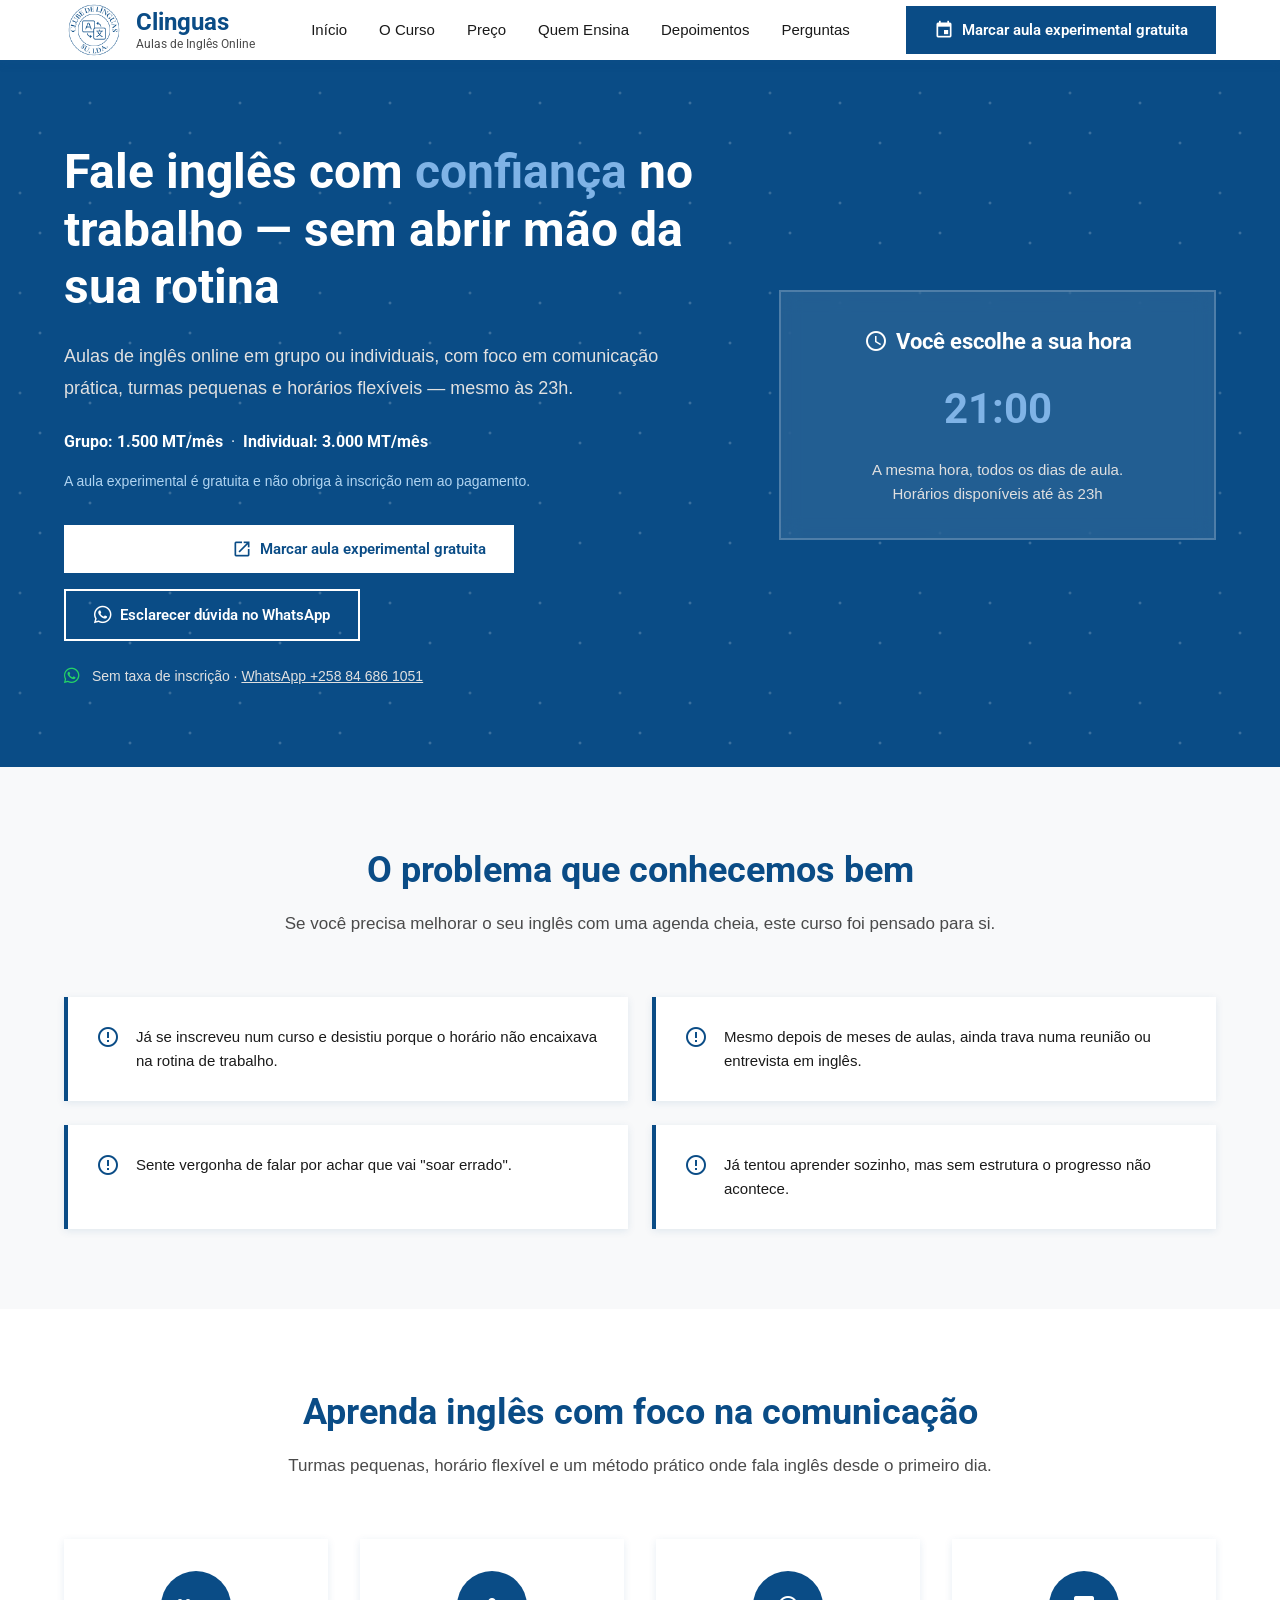
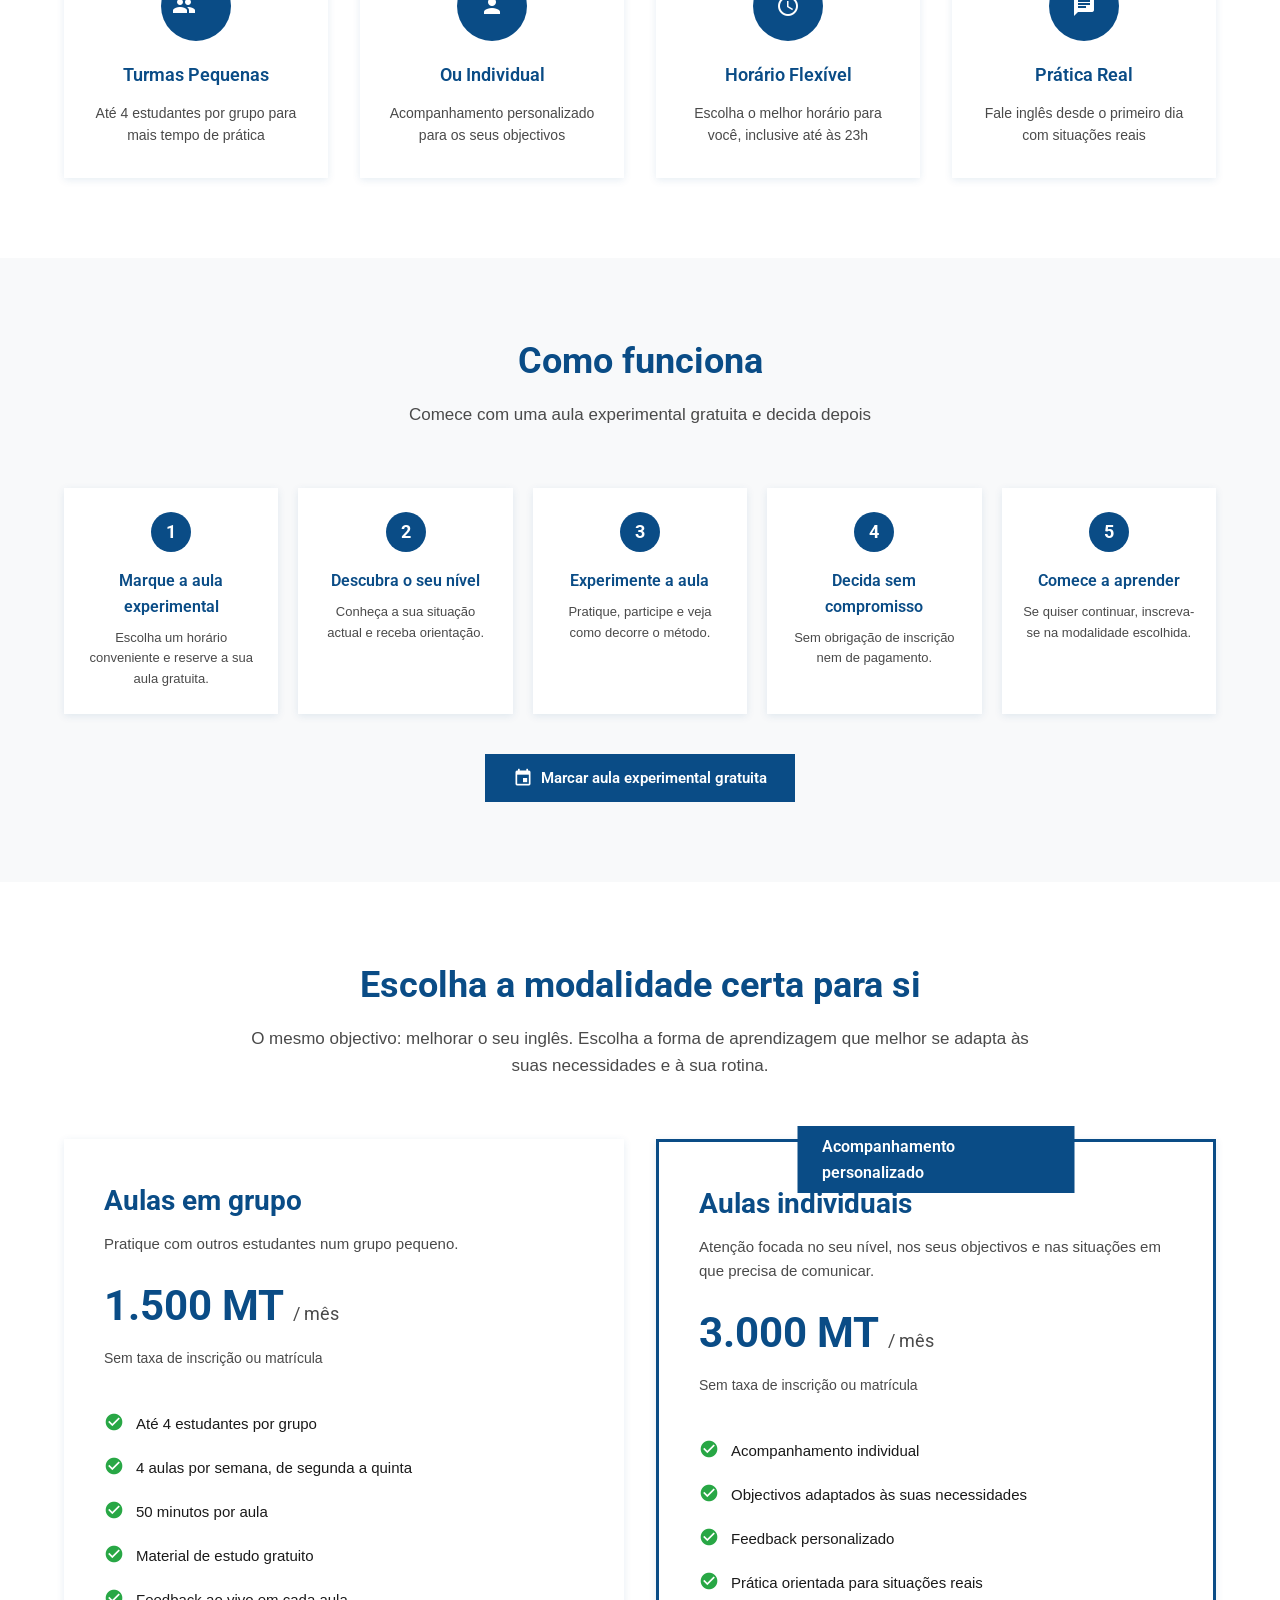
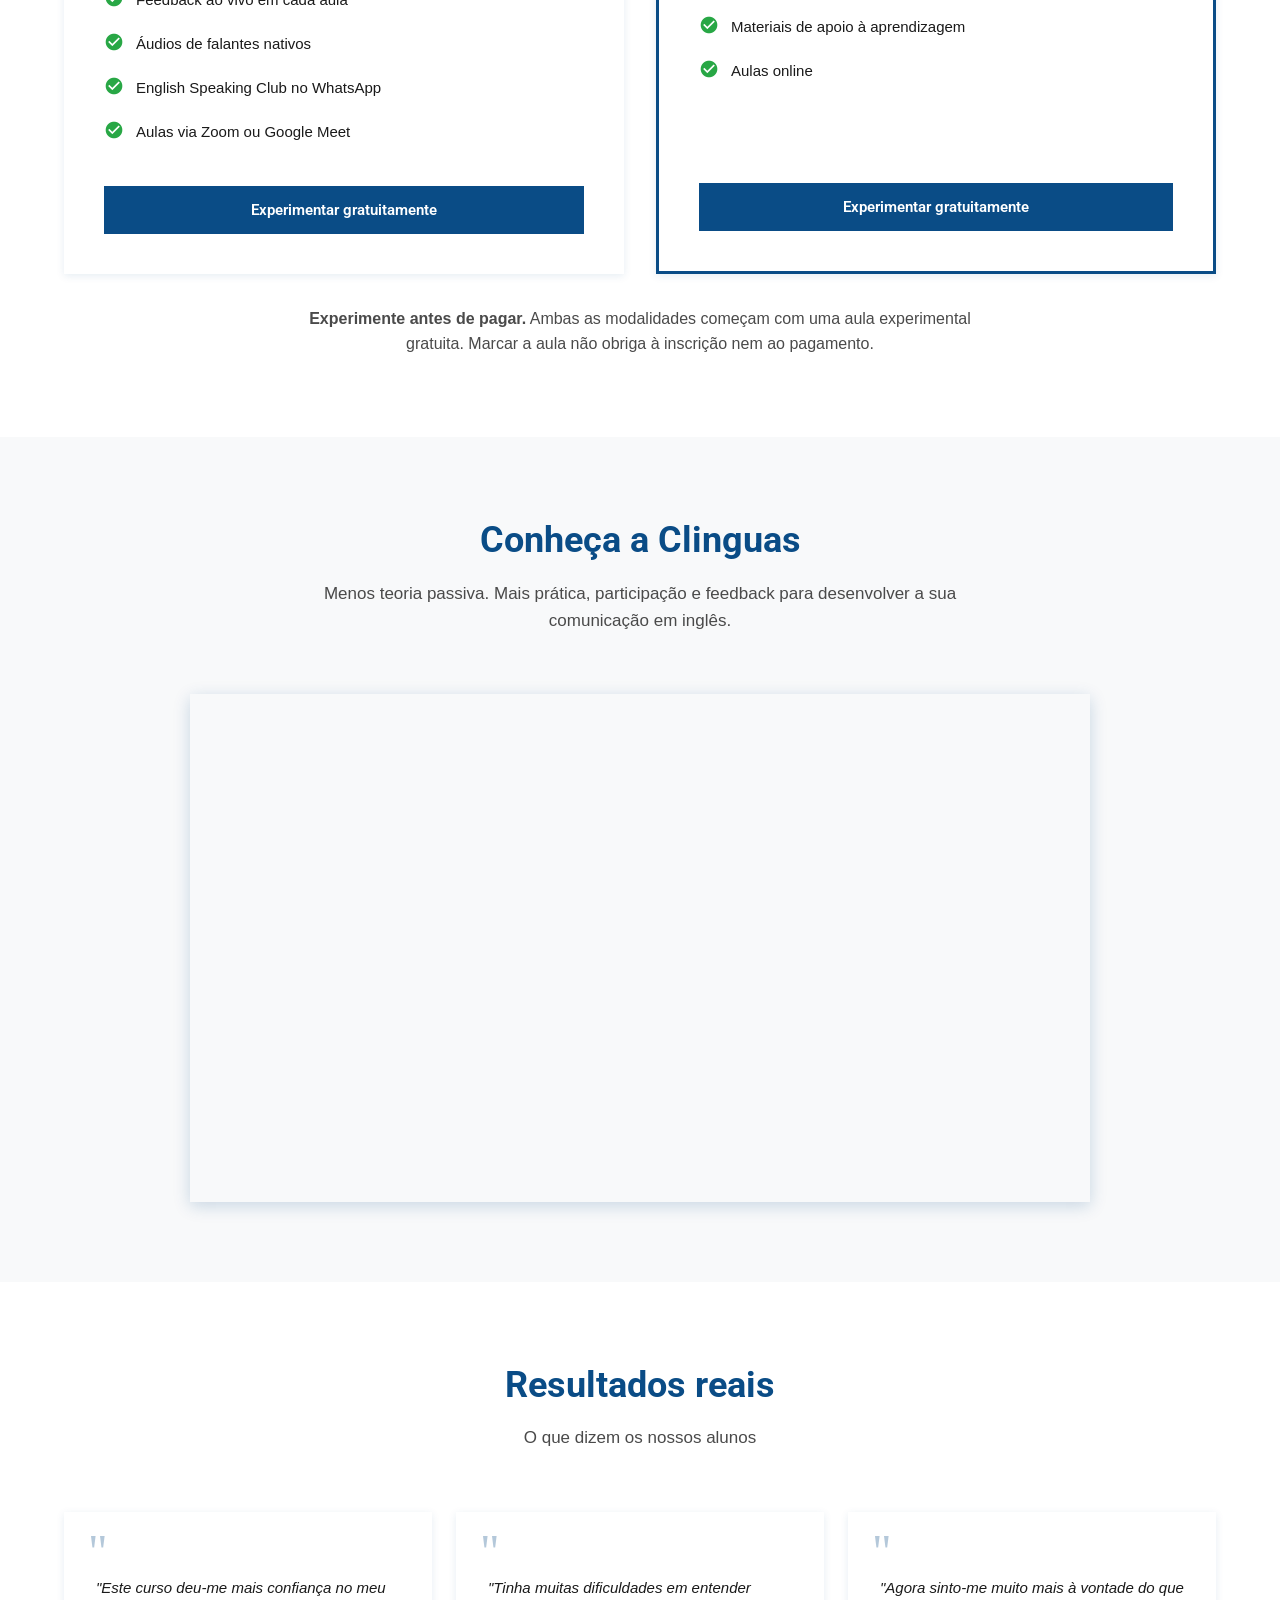
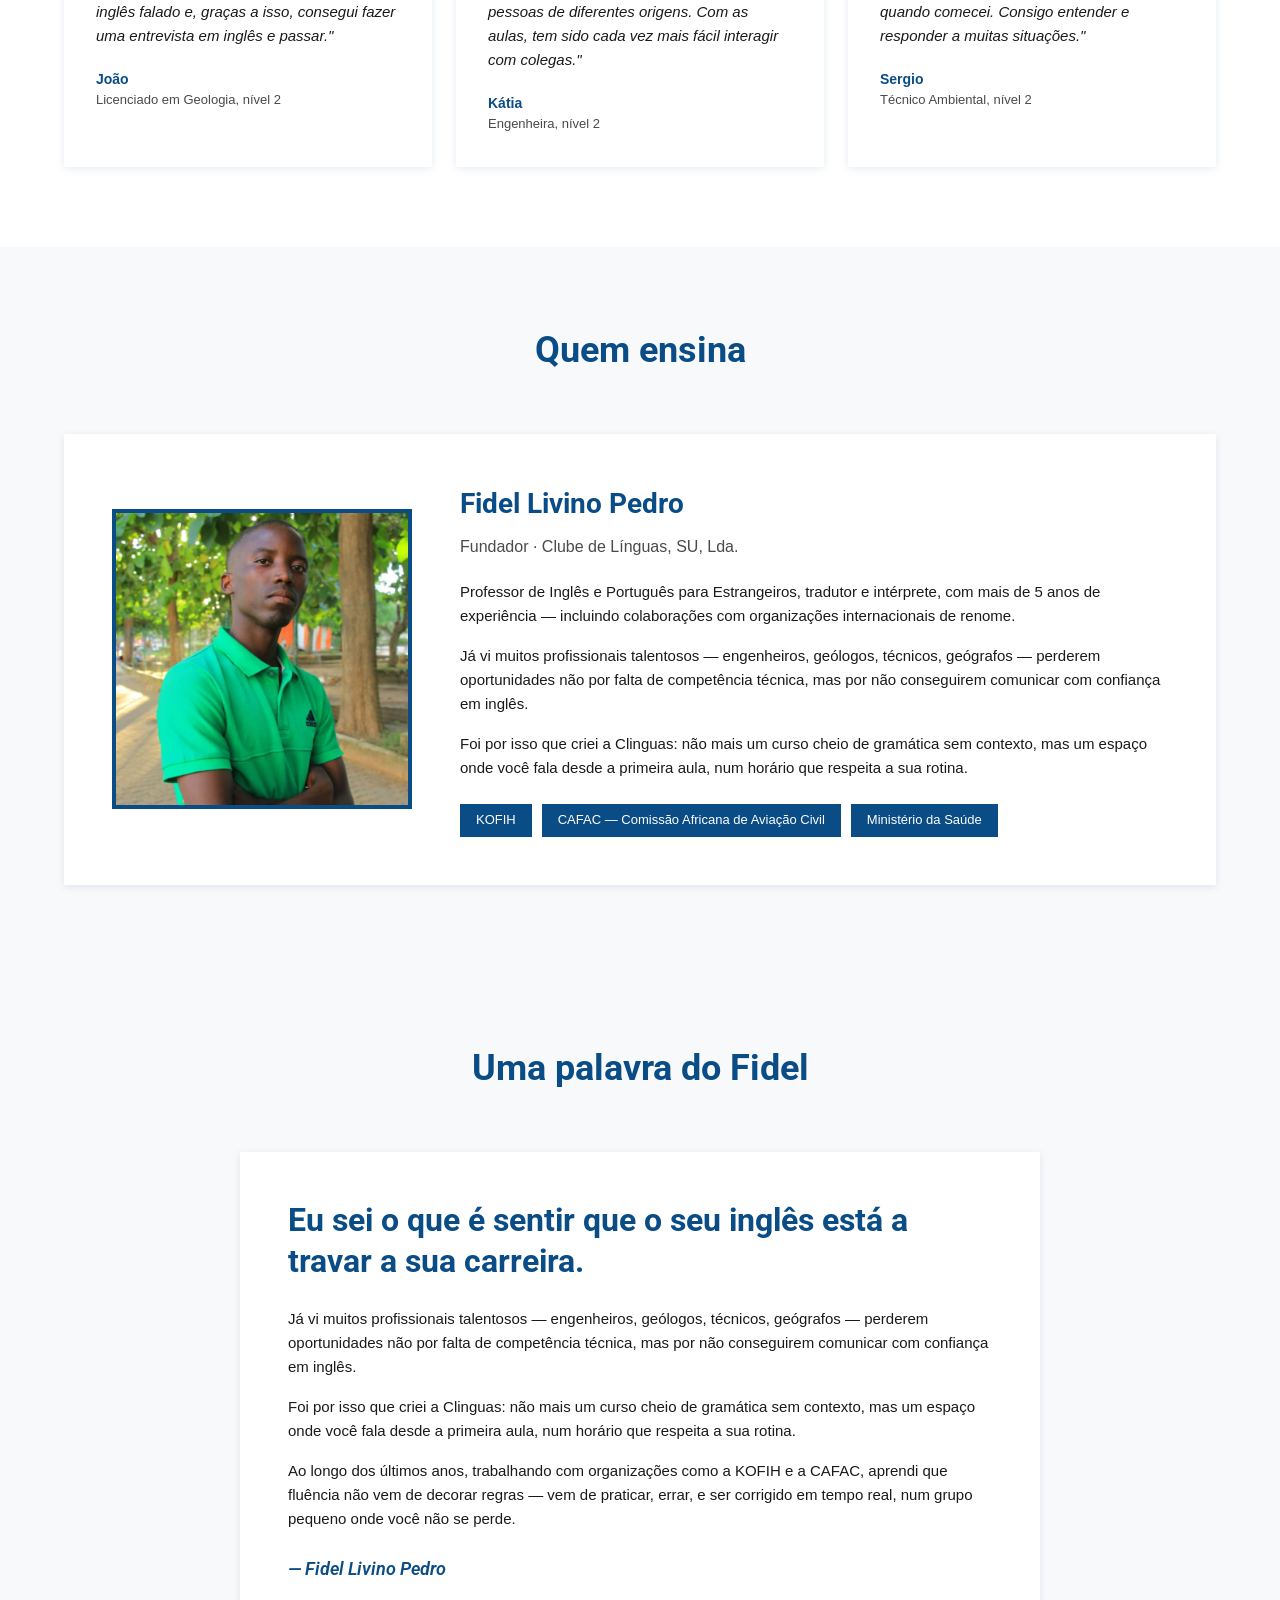
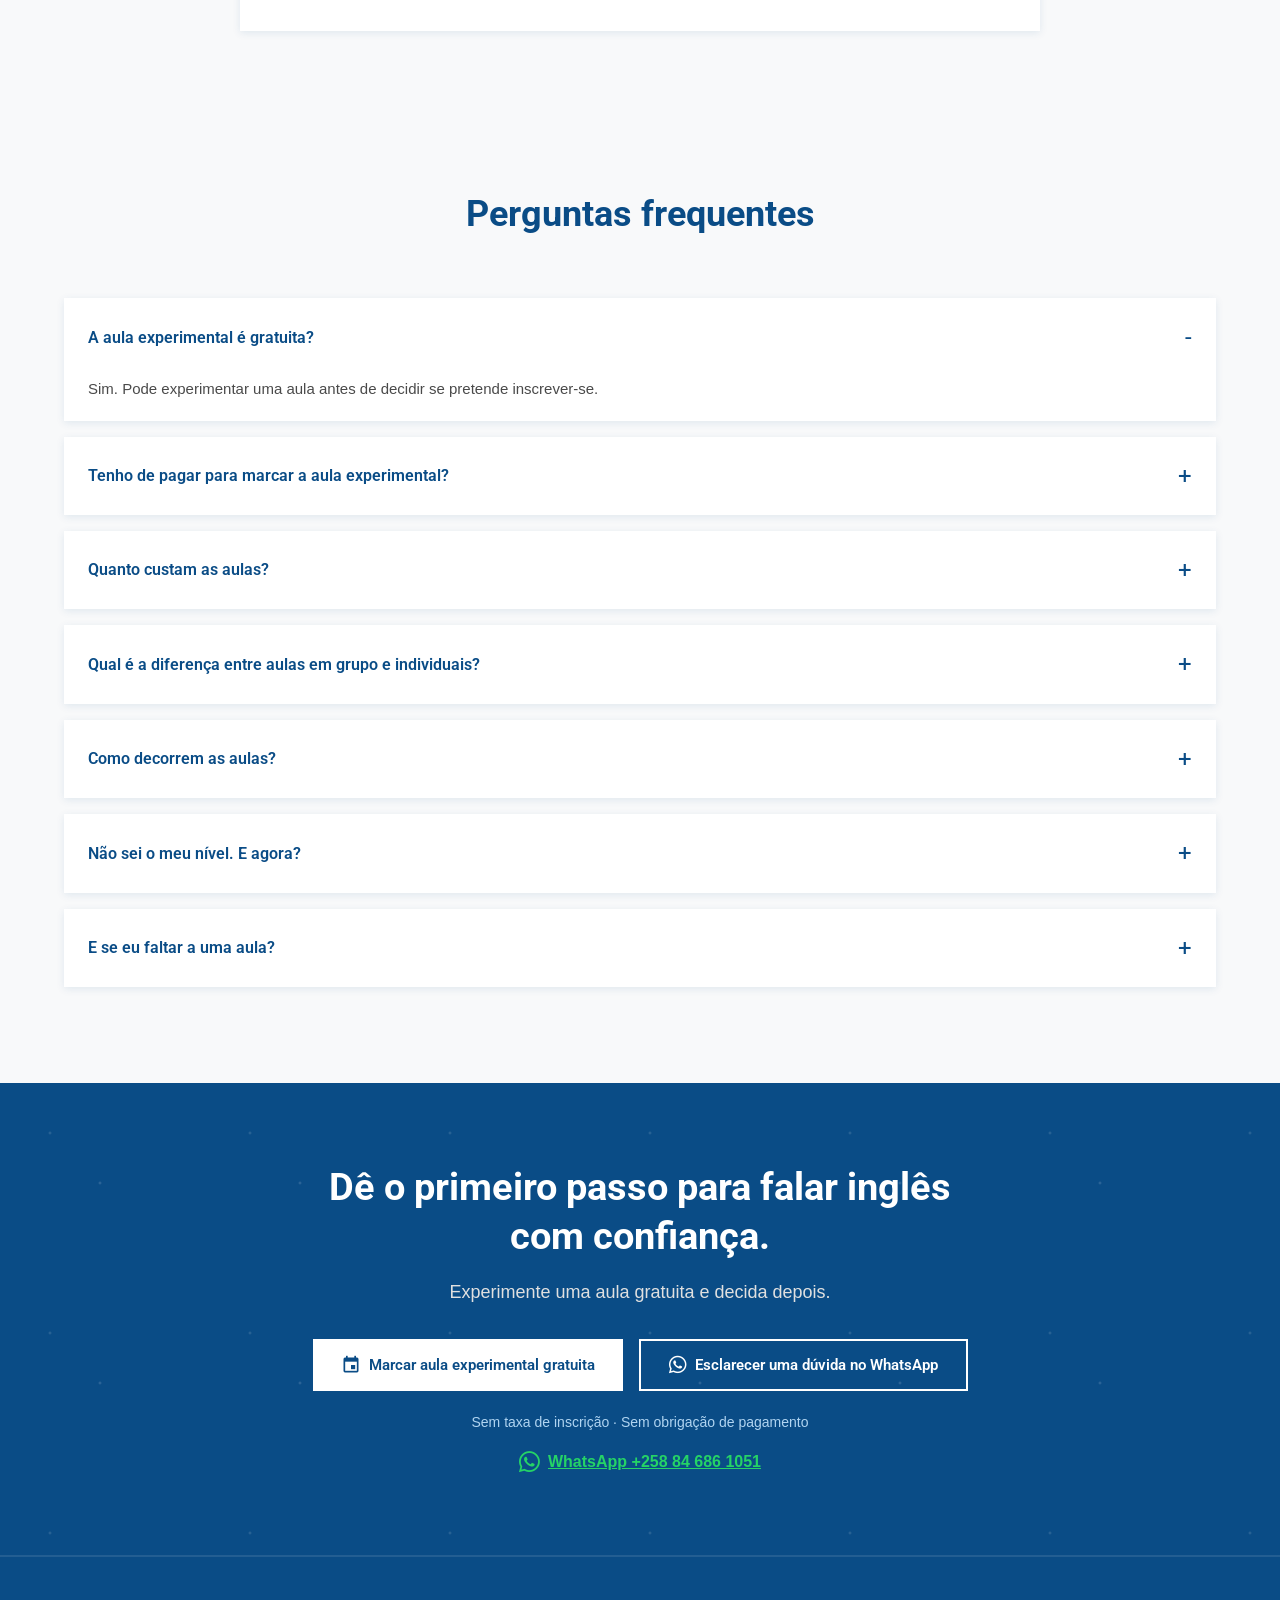
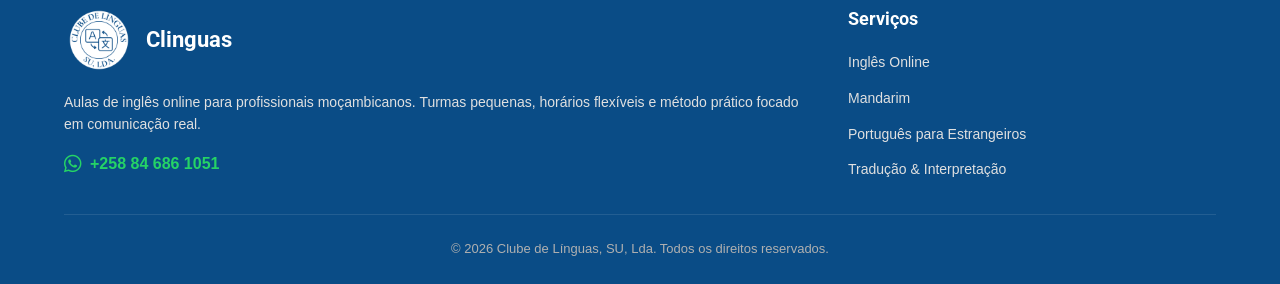
<file: index.html>
<!DOCTYPE html>
<html lang="pt-MZ">
<head>
<meta charset="UTF-8">
<meta name="viewport" content="width=device-width, initial-scale=1.0">
<title>Clinguas — Aulas de Inglês Online | Aula Experimental Gratuita</title>
<meta name="description" content="Aulas de inglês online em grupo por 1.500 MT/mês ou individuais por 3.000 MT/mês. Experimente uma aula gratuita antes de decidir. Sem taxa de inscrição.">
<meta name="author" content="Clube de Línguas, SU, Lda.">
<link rel="canonical" href="https://clinguas.com">
<meta http-equiv="content-language" content="pt-MZ">
<meta name="robots" content="index, follow">
<meta name="theme-color" content="#0a4c86">

<!-- DADOS ESTRUTURADOS (JSON-LD) -->
<script type="application/ld+json">
{
  "@context": "https://schema.org",
  "@type": "Course",
  "name": "Aulas de Inglês Online — Clinguas",
  "description": "Aulas de inglês online com prática de comunicação, feedback e opção de aprendizagem em grupo ou individual. A primeira aula experimental é gratuita.",
  "provider": {
    "@type": "Organization",
    "name": "Clinguas",
    "sameAs": "https://clinguas.com",
    "url": "https://clinguas.com",
    "logo": "https://clinguas.com/oficial.png"
  },
  "offers": [
    {
      "@type": "Offer",
      "name": "Aulas de Inglês em Grupo",
      "category": "Curso de Idiomas",
      "price": "1500",
      "priceCurrency": "MZN",
      "url": "https://clinguas.com/marcar/"
    },
    {
      "@type": "Offer",
      "name": "Aulas de Inglês Individuais",
      "category": "Curso de Idiomas",
      "price": "3000",
      "priceCurrency": "MZN",
      "url": "https://clinguas.com/marcar/"
    }
  ],
  "inLanguage": "pt-MZ",
  "image": "https://clinguas.com/cover.png"
}
</script>

<!-- Fonts -->
<link rel="preconnect" href="https://fonts.googleapis.com">
<link rel="preconnect" href="https://fonts.gstatic.com" crossorigin>
<link href="https://fonts.googleapis.com/css2?family=Roboto:wght@300;400;500;700&display=swap" rel="stylesheet">

<!-- Material Icons -->
<link href="https://fonts.googleapis.com/icon?family=Material+Icons" rel="stylesheet">

<!-- Font Awesome -->
<link rel="stylesheet" href="https://cdnjs.cloudflare.com/ajax/libs/font-awesome/6.5.1/css/all.min.css">

<!-- Styles -->
<link rel="stylesheet" href="css/style.css">

<!-- Favicon -->
<link rel="icon" type="image/png" href="oficial.png">
<link rel="apple-touch-icon" href="oficial.png">

<!-- Social Media Preview (Open Graph) -->
<meta property="og:type" content="website">
<meta property="og:title" content="Clinguas — Aulas de Inglês Online | Experimente Grátis">
<meta property="og:description" content="Grupo: 1.500 MT/mês. Individual: 3.000 MT/mês. Marque uma aula experimental gratuita e decida depois, sem compromisso.">
<meta property="og:image" content="cover.png">
<meta property="og:url" content="https://clinguas.com">
<meta property="og:locale" content="pt_MZ">
<meta property="og:site_name" content="Clinguas">

<!-- Twitter/X Card -->
<meta name="twitter:card" content="summary_large_image">
<meta name="twitter:title" content="Clinguas — Aulas de Inglês Online | Experimente Grátis">
<meta name="twitter:description" content="Grupo: 1.500 MT/mês. Individual: 3.000 MT/mês. Marque uma aula experimental gratuita, sem compromisso.">
<meta name="twitter:image" content="cover.png">

<!-- Meta Pixel Code -->
<script>
!function(f,b,e,v,n,t,s)
{if(f.fbq)return;n=f.fbq=function(){n.callMethod?
n.callMethod.apply(n,arguments):n.queue.push(arguments)};
if(!f._fbq)f._fbq=n;n.push=n;n.loaded=!0;n.version='2.0';
n.queue=[];t=b.createElement(e);t.async=!0;
t.src=v;s=b.getElementsByTagName(e)[0];
s.parentNode.insertBefore(t,s)}(window, document,'script',
'https://connect.facebook.net/en_US/fbevents.js');
fbq('init', '1757209635569394');
fbq('track', 'PageView');
</script>
<noscript><img height="1" width="1" style="display:none"
src="https://www.facebook.com/tr?id=1757209635569394&ev=PageView&noscript=1"
/></noscript>
<!-- End Meta Pixel Code -->

</head>
<body>

    <!-- Header -->
    <header>
        <nav class="container">
            <div class="logo">
                <img src="oficial.png" alt="Clinguas Logo">
                <div class="logo-text">
                    <span>Clinguas</span>
                    <span class="logo-subtitle">Aulas de Inglês Online</span>
                </div>
            </div>
            <div class="nav-links">
                <a href="#inicio">Início</a>
                <a href="#curso">O Curso</a>
                <a href="#precos">Preço</a>
                <a href="#sobre">Quem Ensina</a>
                <a href="#depoimentos">Depoimentos</a>
                <a href="#faq">Perguntas</a>
            </div>
            <a href="https://clinguas.com/marcar/" class="btn btn-primary">
                <span class="material-icons" style="font-size: 20px;">event</span>
                Marcar aula experimental gratuita
            </a>
        </nav>
    </header>

    <!-- Hero Section -->
    <section id="inicio" class="hero">
        <div class="container">
            <div class="hero-content">
                <div class="hero-text">
                    <h1>Fale inglês com <span class="highlight">confiança</span> no trabalho — sem abrir mão da sua rotina</h1>
                    <p>Aulas de inglês online em grupo ou individuais, com foco em comunicação prática, turmas pequenas e horários flexíveis — mesmo às 23h.</p>
                    <div class="hero-prices">
                        <strong>Grupo: 1.500 MT/mês</strong> &nbsp;·&nbsp; <strong>Individual: 3.000 MT/mês</strong>
                    </div>
                    <div class="hero-note">
                        A aula experimental é gratuita e não obriga à inscrição nem ao pagamento.
                    </div>
                    <div class="hero-buttons">
                        <a href="https://clinguas.com/marcar/" class="btn btn-white">
                            <span class="material-icons" style="font-size: 20px;">rocket_launch</span>
                            Marcar aula experimental gratuita
                        </a>
                        <a href="https://wa.me/message/45BMDRVL2TARI1" target="_blank" class="btn btn-secondary" style="color: white; border-color: white;">
                            <i class="fab fa-whatsapp" style="font-size: 20px;"></i>
                            Esclarecer dúvida no WhatsApp
                        </a>
                    </div>
                    <div class="hero-info">
                        <i class="fab fa-whatsapp" style="font-size: 18px;"></i>
                        <span>Sem taxa de inscrição · <a href="https://wa.me/message/45BMDRVL2TARI1" target="_blank" style="text-decoration: underline;">WhatsApp +258 84 686 1051</a></span>
                    </div>
                </div>
                <div class="hero-card">
                    <h3>
                        <span class="material-icons">schedule</span>
                        Você escolhe a sua hora
                    </h3>
                    <div class="time">21:00</div>
                    <p>A mesma hora, todos os dias de aula.<br>Horários disponíveis até às 23h</p>
                </div>
            </div>
        </div>
    </section>

    <!-- Problem Section -->
    <section class="bg-secondary">
        <div class="container">
            <div class="section-header">
                <h2>O problema que conhecemos bem</h2>
                <p>Se você precisa melhorar o seu inglês com uma agenda cheia, este curso foi pensado para si.</p>
            </div>
            <div class="problem-grid">
                <div class="problem-card">
                    <i class="material-icons">error_outline</i>
                    <p>Já se inscreveu num curso e desistiu porque o horário não encaixava na rotina de trabalho.</p>
                </div>
                <div class="problem-card">
                    <i class="material-icons">error_outline</i>
                    <p>Mesmo depois de meses de aulas, ainda trava numa reunião ou entrevista em inglês.</p>
                </div>
                <div class="problem-card">
                    <i class="material-icons">error_outline</i>
                    <p>Sente vergonha de falar por achar que vai "soar errado".</p>
                </div>
                <div class="problem-card">
                    <i class="material-icons">error_outline</i>
                    <p>Já tentou aprender sozinho, mas sem estrutura o progresso não acontece.</p>
                </div>
            </div>
        </div>
    </section>

    <!-- Features Section -->
    <section id="curso">
        <div class="container">
            <div class="section-header">
                <h2>Aprenda inglês com foco na comunicação</h2>
                <p>Turmas pequenas, horário flexível e um método prático onde fala inglês desde o primeiro dia.</p>
            </div>
            <div class="features-grid">
                <div class="feature-card">
                    <div class="feature-icon">
                        <span class="material-icons">groups</span>
                    </div>
                    <h3>Turmas Pequenas</h3>
                    <p>Até 4 estudantes por grupo para mais tempo de prática</p>
                </div>
                <div class="feature-card">
                    <div class="feature-icon">
                        <span class="material-icons">person</span>
                    </div>
                    <h3>Ou Individual</h3>
                    <p>Acompanhamento personalizado para os seus objectivos</p>
                </div>
                <div class="feature-card">
                    <div class="feature-icon">
                        <span class="material-icons">access_time</span>
                    </div>
                    <h3>Horário Flexível</h3>
                    <p>Escolha o melhor horário para você, inclusive até às 23h</p>
                </div>
                <div class="feature-card">
                    <div class="feature-icon">
                        <span class="material-icons">chat</span>
                    </div>
                    <h3>Prática Real</h3>
                    <p>Fale inglês desde o primeiro dia com situações reais</p>
                </div>
            </div>
        </div>
    </section>

    <!-- Steps Section -->
    <section class="bg-secondary">
        <div class="container">
            <div class="section-header">
                <h2>Como funciona</h2>
                <p>Comece com uma aula experimental gratuita e decida depois</p>
            </div>
            <div class="steps-grid">
                <div class="step-card">
                    <div class="step-number">1</div>
                    <h4>Marque a aula experimental</h4>
                    <p>Escolha um horário conveniente e reserve a sua aula gratuita.</p>
                </div>
                <div class="step-card">
                    <div class="step-number">2</div>
                    <h4>Descubra o seu nível</h4>
                    <p>Conheça a sua situação actual e receba orientação.</p>
                </div>
                <div class="step-card">
                    <div class="step-number">3</div>
                    <h4>Experimente a aula</h4>
                    <p>Pratique, participe e veja como decorre o método.</p>
                </div>
                <div class="step-card">
                    <div class="step-number">4</div>
                    <h4>Decida sem compromisso</h4>
                    <p>Sem obrigação de inscrição nem de pagamento.</p>
                </div>
                <div class="step-card">
                    <div class="step-number">5</div>
                    <h4>Comece a aprender</h4>
                    <p>Se quiser continuar, inscreva-se na modalidade escolhida.</p>
                </div>
            </div>
            <div style="text-align: center; margin-top: 40px;">
                <a href="https://clinguas.com/marcar/" class="btn btn-primary">
                    <span class="material-icons" style="font-size: 20px;">event</span>
                    Marcar aula experimental gratuita
                </a>
            </div>
        </div>
    </section>

    <!-- Pricing Section -->
    <section id="precos">
        <div class="container">
            <div class="section-header">
                <h2>Escolha a modalidade certa para si</h2>
                <p>O mesmo objectivo: melhorar o seu inglês. Escolha a forma de aprendizagem que melhor se adapta às suas necessidades e à sua rotina.</p>
            </div>
            <div class="pricing-grid">
                <div class="price-card">
                    <h3>Aulas em grupo</h3>
                    <p class="plan-description">Pratique com outros estudantes num grupo pequeno.</p>
                    <div class="price-amount">1.500 MT <span>/ mês</span></div>
                    <div class="no-fee">Sem taxa de inscrição ou matrícula</div>
                    <ul class="price-list">
                        <li><i class="material-icons">check_circle</i><span>Até 4 estudantes por grupo</span></li>
                        <li><i class="material-icons">check_circle</i><span>4 aulas por semana, de segunda a quinta</span></li>
                        <li><i class="material-icons">check_circle</i><span>50 minutos por aula</span></li>
                        <li><i class="material-icons">check_circle</i><span>Material de estudo gratuito</span></li>
                        <li><i class="material-icons">check_circle</i><span>Feedback ao vivo em cada aula</span></li>
                        <li><i class="material-icons">check_circle</i><span>Áudios de falantes nativos</span></li>
                        <li><i class="material-icons">check_circle</i><span>English Speaking Club no WhatsApp</span></li>
                        <li><i class="material-icons">check_circle</i><span>Aulas via Zoom ou Google Meet</span></li>
                    </ul>
                    <a href="https://clinguas.com/marcar/" class="btn btn-primary" style="width: 100%; justify-content: center;">
                        Experimentar gratuitamente
                    </a>
                </div>
                <div class="price-card featured">
                    <span class="plan-label">Acompanhamento personalizado</span>
                    <h3>Aulas individuais</h3>
                    <p class="plan-description">Atenção focada no seu nível, nos seus objectivos e nas situações em que precisa de comunicar.</p>
                    <div class="price-amount">3.000 MT <span>/ mês</span></div>
                    <div class="no-fee">Sem taxa de inscrição ou matrícula</div>
                    <ul class="price-list">
                        <li><i class="material-icons">check_circle</i><span>Acompanhamento individual</span></li>
                        <li><i class="material-icons">check_circle</i><span>Objectivos adaptados às suas necessidades</span></li>
                        <li><i class="material-icons">check_circle</i><span>Feedback personalizado</span></li>
                        <li><i class="material-icons">check_circle</i><span>Prática orientada para situações reais</span></li>
                        <li><i class="material-icons">check_circle</i><span>Materiais de apoio à aprendizagem</span></li>
                        <li><i class="material-icons">check_circle</i><span>Aulas online</span></li>
                    </ul>
                    <a href="https://clinguas.com/marcar/" class="btn btn-primary" style="width: 100%; justify-content: center;">
                        Experimentar gratuitamente
                    </a>
                </div>
            </div>
            <p class="pricing-footnote"><strong>Experimente antes de pagar.</strong> Ambas as modalidades começam com uma aula experimental gratuita. Marcar a aula não obriga à inscrição nem ao pagamento.</p>
        </div>
    </section>

    <!-- VSL Section -->
    <section class="vsl-section bg-secondary">
        <div class="container">
            <div class="section-header">
                <h2>Conheça a Clinguas</h2>
                <p class="vsl-intro">Menos teoria passiva. Mais prática, participação e feedback para desenvolver a sua comunicação em inglês.</p>
            </div>
            <div class="vsl-video">
                <iframe src="https://www.youtube.com/embed/Nm1Y_URvqV4" title="Tudo Sobre Nossas Aulas Online" allow="accelerometer; autoplay; clipboard-write; encrypted-media; gyroscope; picture-in-picture; web-share" referrerpolicy="strict-origin-when-cross-origin" allowfullscreen loading="lazy"></iframe>
            </div>
        </div>
    </section>

    <!-- Results/Testimonials Section -->
    <section id="depoimentos">
        <div class="container">
            <div class="section-header">
                <h2>Resultados reais</h2>
                <p>O que dizem os nossos alunos</p>
            </div>
            <div class="testimonials-grid">
                <div class="testimonial-card">
                    <p>"Este curso deu-me mais confiança no meu inglês falado e, graças a isso, consegui fazer uma entrevista em inglês e passar."</p>
                    <div class="testimonial-author">João</div>
                    <div class="testimonial-role">Licenciado em Geologia, nível 2</div>
                </div>
                <div class="testimonial-card">
                    <p>"Tinha muitas dificuldades em entender pessoas de diferentes origens. Com as aulas, tem sido cada vez mais fácil interagir com colegas."</p>
                    <div class="testimonial-author">Kátia</div>
                    <div class="testimonial-role">Engenheira, nível 2</div>
                </div>
                <div class="testimonial-card">
                    <p>"Agora sinto-me muito mais à vontade do que quando comecei. Consigo entender e responder a muitas situações."</p>
                    <div class="testimonial-author">Sergio</div>
                    <div class="testimonial-role">Técnico Ambiental, nível 2</div>
                </div>
            </div>
        </div>
    </section>

    <!-- About Section -->
    <section id="sobre" class="bg-secondary">
        <div class="container">
            <div class="section-header">
                <h2>Quem ensina</h2>
            </div>
            <div class="about-grid">
                <div class="about-image">
                    <img src="fidel-720px.png" alt="Fidel Livino Pedro - Fundador da Clinguas">
                </div>
                <div class="about-content">
                    <h3>Fidel Livino Pedro</h3>
                    <div class="role">Fundador · Clube de Línguas, SU, Lda.</div>
                    <p>Professor de Inglês e Português para Estrangeiros, tradutor e intérprete, com mais de 5 anos de experiência — incluindo colaborações com organizações internacionais de renome.</p>
                    <p>Já vi muitos profissionais talentosos — engenheiros, geólogos, técnicos, geógrafos — perderem oportunidades não por falta de competência técnica, mas por não conseguirem comunicar com confiança em inglês.</p>
                    <p>Foi por isso que criei a Clinguas: não mais um curso cheio de gramática sem contexto, mas um espaço onde você fala desde a primeira aula, num horário que respeita a sua rotina.</p>
                    <div class="tags">
                        <span class="tag">KOFIH</span>
                        <span class="tag">CAFAC — Comissão Africana de Aviação Civil</span>
                        <span class="tag">Ministério da Saúde</span>
                    </div>
                </div>
            </div>
        </div>
    </section>

    <!-- Letter Section -->
    <section class="letter">
        <div class="container">
            <div class="section-header">
                <h2>Uma palavra do Fidel</h2>
            </div>
            <div class="letter-content">
                <h2>Eu sei o que é sentir que o seu inglês está a travar a sua carreira.</h2>
                <p>Já vi muitos profissionais talentosos — engenheiros, geólogos, técnicos, geógrafos — perderem oportunidades não por falta de competência técnica, mas por não conseguirem comunicar com confiança em inglês.</p>
                <p>Foi por isso que criei a Clinguas: não mais um curso cheio de gramática sem contexto, mas um espaço onde você fala desde a primeira aula, num horário que respeita a sua rotina.</p>
                <p>Ao longo dos últimos anos, trabalhando com organizações como a KOFIH e a CAFAC, aprendi que fluência não vem de decorar regras — vem de praticar, errar, e ser corrigido em tempo real, num grupo pequeno onde você não se perde.</p>
                <div class="letter-sign">— Fidel Livino Pedro</div>
            </div>
        </div>
    </section>

    <!-- FAQ Section -->
    <section id="faq" class="bg-secondary">
        <div class="container">
            <div class="section-header">
                <h2>Perguntas frequentes</h2>
            </div>
            <details class="faq-item" open>
                <summary>A aula experimental é gratuita?</summary>
                <p>Sim. Pode experimentar uma aula antes de decidir se pretende inscrever-se.</p>
            </details>
            <details class="faq-item">
                <summary>Tenho de pagar para marcar a aula experimental?</summary>
                <p>Não. A marcação da aula experimental é gratuita e não obriga à inscrição nem ao pagamento.</p>
            </details>
            <details class="faq-item">
                <summary>Quanto custam as aulas?</summary>
                <p>As aulas em grupo custam 1.500 MT por mês. As aulas individuais custam 3.000 MT por mês. Não há taxa de inscrição.</p>
            </details>
            <details class="faq-item">
                <summary>Qual é a diferença entre aulas em grupo e individuais?</summary>
                <p>Nas aulas em grupo, pratica com até 4 estudantes. Nas aulas individuais, o acompanhamento é focado nas suas necessidades e objectivos.</p>
            </details>
            <details class="faq-item">
                <summary>Como decorrem as aulas?</summary>
                <p>As aulas decorrem online, com prática de comunicação, participação activa e feedback.</p>
            </details>
            <details class="faq-item">
                <summary>Não sei o meu nível. E agora?</summary>
                <p>A aula experimental ajuda a conhecer o seu nível e a receber orientação sobre a modalidade adequada.</p>
            </details>
            <details class="faq-item">
                <summary>E se eu faltar a uma aula?</summary>
                <p>Não há reposição individual, mas disponibilizamos guias de auto-estudo para acompanhar a turma.</p>
            </details>
        </div>
    </section>

    <!-- CTA Section -->
    <section class="cta">
        <div class="container">
            <div class="cta-content">
                <h2>Dê o primeiro passo para falar inglês com confiança.</h2>
                <p>Experimente uma aula gratuita e decida depois.</p>
                <div class="cta-buttons">
                    <a href="https://clinguas.com/marcar/" class="btn btn-white">
                        <span class="material-icons" style="font-size: 20px;">event</span>
                        Marcar aula experimental gratuita
                    </a>
                    <a href="https://wa.me/message/45BMDRVL2TARI1" target="_blank" class="btn btn-secondary" style="color: white; border-color: white;">
                        <i class="fab fa-whatsapp" style="font-size: 20px;"></i>
                        Esclarecer uma dúvida no WhatsApp
                    </a>
                </div>
                <div class="cta-note">Sem taxa de inscrição · Sem obrigação de pagamento</div>
                <div class="cta-whatsapp">
                    <i class="fab fa-whatsapp" style="font-size: 24px;"></i>
                    <a href="https://wa.me/message/45BMDRVL2TARI1" target="_blank" style="text-decoration: underline;">WhatsApp +258 84 686 1051</a>
                </div>
            </div>
        </div>
    </section>

    <!-- Footer -->
    <footer>
        <div class="container">
            <div class="footer-content">
                <div class="footer-about">
                    <div class="footer-logo">
                        <img src="oficial.png" alt="Clinguas Logo">
                        <span class="footer-logo-text">Clinguas</span>
                    </div>
                    <p>Aulas de inglês online para profissionais moçambicanos. Turmas pequenas, horários flexíveis e método prático focado em comunicação real.</p>
                    <a href="https://wa.me/message/45BMDRVL2TARI1" target="_blank" class="footer-contact">
                        <i class="fab fa-whatsapp" style="font-size: 20px;"></i>
                        <span>+258 84 686 1051</span>
                    </a>
                </div>
                <div class="footer-links">
                    <h4>Serviços</h4>
                    <ul>
                        <li><a href="https://wa.me/message/45BMDRVL2TARI1">Inglês Online</a></li>
                        <li><a href="https://wa.me/message/45BMDRVL2TARI1">Mandarim</a></li>
                        <li><a href="https://wa.me/message/45BMDRVL2TARI1">Português para Estrangeiros</a></li>
                        <li><a href="https://wa.me/message/45BMDRVL2TARI1">Tradução & Interpretação</a></li>
                    </ul>
                </div>
            </div>
            <div class="footer-bottom">
                <p>&copy; 2026 Clube de Línguas, SU, Lda. Todos os direitos reservados.</p>
            </div>
        </div>
    </footer>

    <script src="js/main.js"></script>
</body>
</html>
</file>
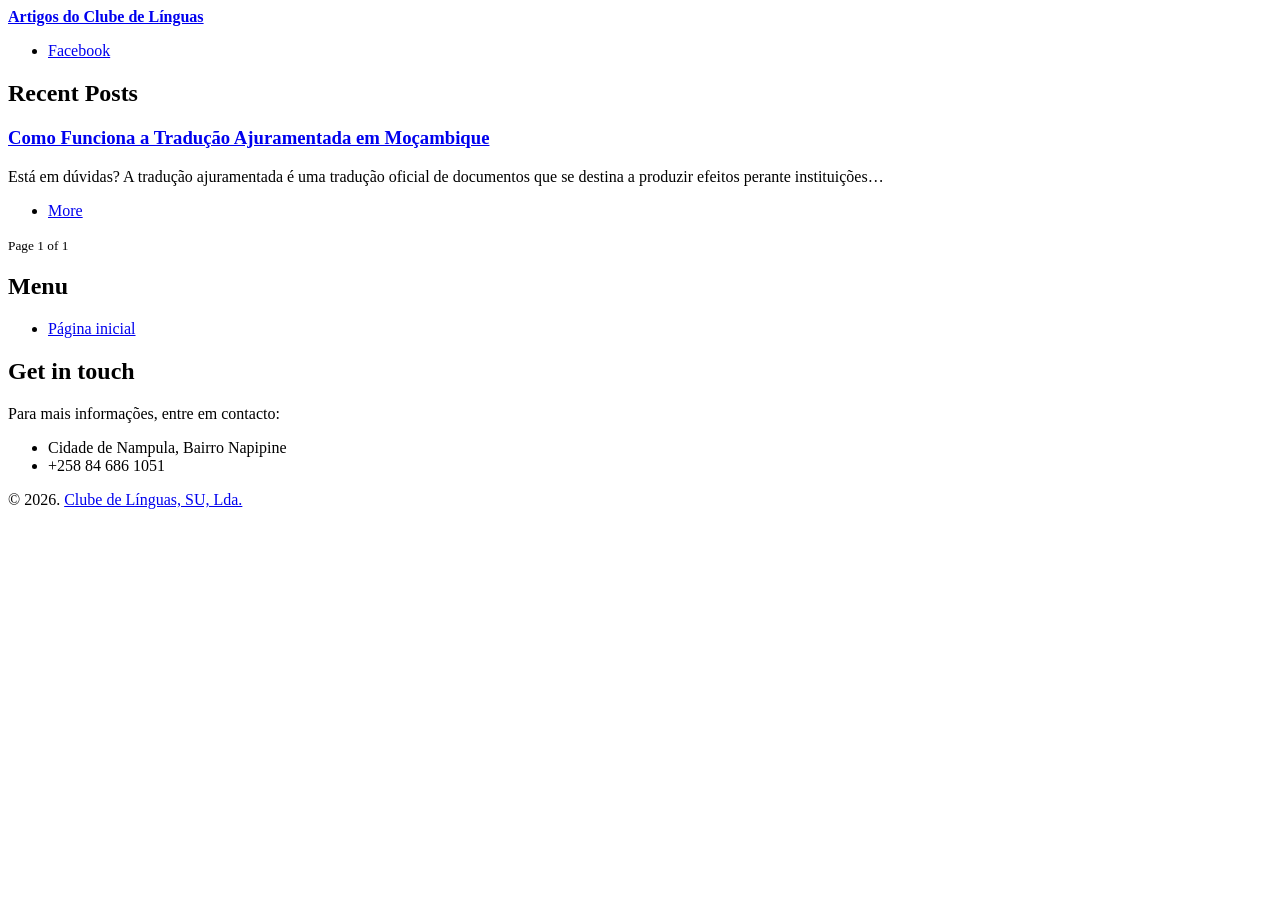
<file: artigos/index.html>
<!DOCTYPE html><html lang="pt"><head><meta charset="utf-8"><meta http-equiv="X-UA-Compatible" content="IE=edge"><meta name="viewport" content="width=device-width,initial-scale=1,user-scalable=no"><title>Artigos do Clube de Línguas</title><meta name="generator" content="Publii Open-Source CMS for Static Site"><link rel="canonical" href="https://clinguas.com/artigos/"><link rel="alternate" type="application/atom+xml" href="https://clinguas.com/artigos/feed.xml" title="Artigos do Clube de Línguas - RSS"><link rel="alternate" type="application/json" href="https://clinguas.com/artigos/feed.json" title="Artigos do Clube de Línguas - JSON"><meta property="og:title" content="Artigos do Clube de Línguas"><meta property="og:site_name" content="Artigos do Clube de Línguas"><meta property="og:description" content=""><meta property="og:url" content="https://clinguas.com/artigos/"><meta property="og:type" content="website"><link rel="stylesheet" href="https://clinguas.com/artigos/assets/css/fontawesome-all.min.css?v&#x3D;85514f933f9e0b82460af63f1a403fa5"><link rel="stylesheet" href="https://clinguas.com/artigos/assets/css/style.css?v&#x3D;4d806e68f114f2f853df749737f83210"><script type="application/ld+json">{"@context":"http://schema.org","@type":"Organization","name":"Artigos do Clube de Línguas","url":"https://clinguas.com/artigos/","sameAs":["https://facebook.com/cludelinguasmz"]}</script><noscript><style>img[loading] {
                    opacity: 1;
                }</style></noscript></head><body class="is-preload home-template"><div id="wrapper"><div id="main"><div class="inner"><header id="header"><a class="logo" href="https://clinguas.com/artigos/"><strong>Artigos do Clube de Línguas</strong></a><ul class="icons"><li><a href="https://facebook.com/cludelinguasmz" class="icon brands fa-facebook-f"><span class="label">Facebook</span></a></li></ul></header><section><header class="major"><h2>Recent Posts</h2></header><div class="posts"><article><h3><a href="https://clinguas.com/artigos/como-funciona-a-traducao-ajuramentada-em-mocambique.html">Como Funciona a Tradução Ajuramentada em Moçambique</a></h3><p>Está em dúvidas? A tradução ajuramentada é uma tradução oficial de documentos que se destina a produzir efeitos perante instituições&hellip;</p><ul class="actions"><li><a href="https://clinguas.com/artigos/como-funciona-a-traducao-ajuramentada-em-mocambique.html" class="button">More</a></li></ul></article></div></section><nav class="pagination desc"><small>Page 1 of 1</small></nav></div></div><div id="sidebar"><div class="inner"><nav id="menu"><header class="major"><h2>Menu</h2></header><ul><li><a href="https://clinguas.com/artigos/https://clinguas.com/" title="Home" target="_self">Página inicial</a></li></ul></nav><section><header class="major"><h2>Get in touch</h2></header><p>Para mais informações, entre em contacto:</p><ul><li>Cidade de Nampula, Bairro Napipine</li><li>+258 84 686 1051 </li></ul></section><footer id="footer"><p class="copyright">© 2026. <a href="https://clinguas.com">Clube de Línguas, SU, Lda.</a><br><a href="https://html5up.net" target="_blank" rel="noopener"></a></p></footer></div></div></div><script src="https://clinguas.com/artigos/assets/js/jquery.min.js?v&#x3D;7c14a783dfeb3d238ccd3edd840d82ee"></script><script src="https://clinguas.com/artigos/assets/js/browser.min.js?v&#x3D;c07298dd19048a8a69ad97e754dfe8d0"></script><script src="https://clinguas.com/artigos/assets/js/breakpoints.min.js?v&#x3D;81a479eb099e3b187613943b085923b8"></script><script src="https://clinguas.com/artigos/assets/js/util.min.js?v&#x3D;cbdaf7c20ac2883c77ae23acfbabd47e"></script><script src="https://clinguas.com/artigos/assets/js/main.min.js?v&#x3D;08add7f6d435054ad38ec38d7cf8be40"></script><script>var images=document.querySelectorAll("img[loading]");for(var i=0;i<images.length;i++){if(images[i].complete){images[i].classList.add("is-loaded")}else{images[i].addEventListener("load",function(){this.classList.add("is-loaded")},false)}};</script></body></html>
</file>
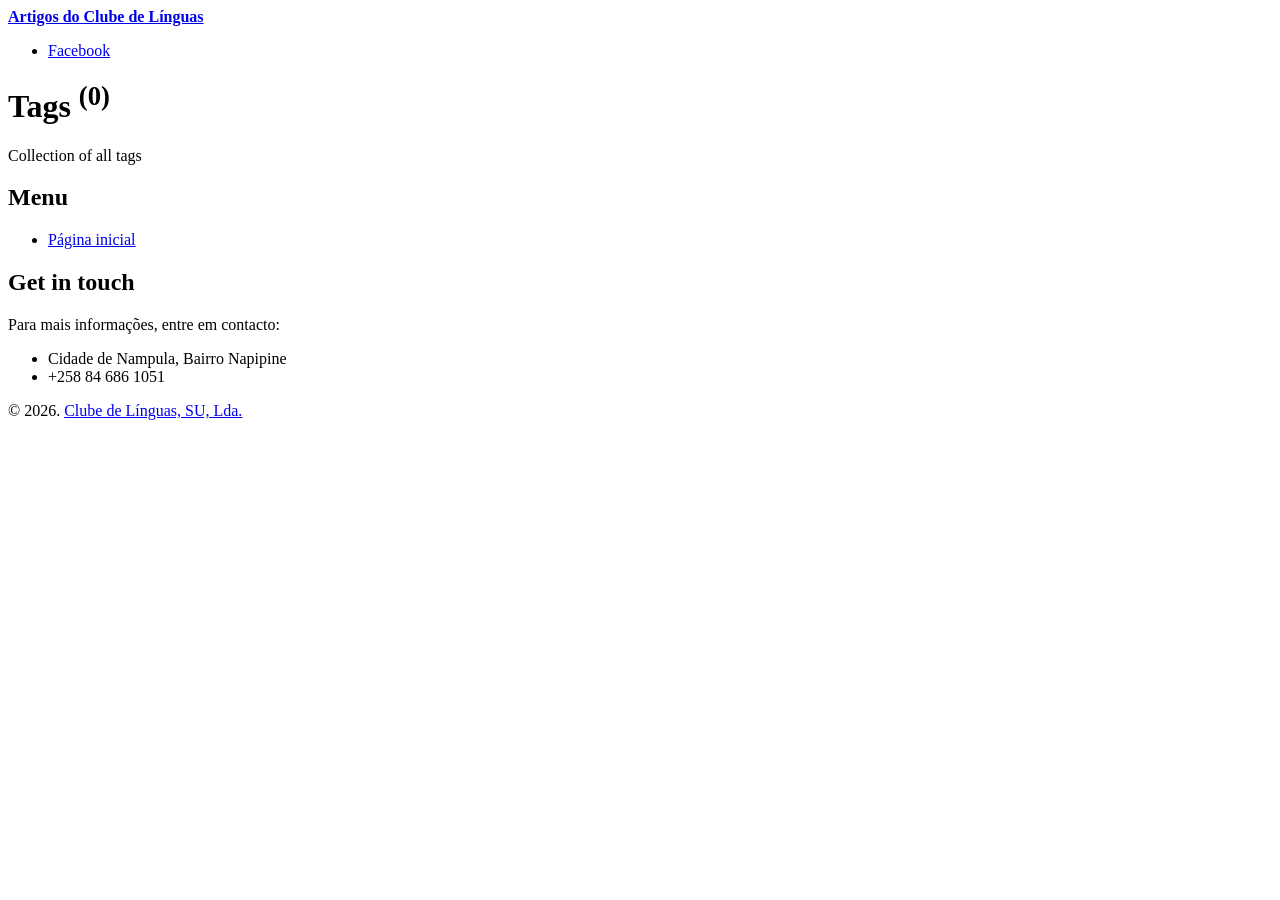
<file: artigos/tags/index.html>
<!DOCTYPE html><html lang="pt"><head><meta charset="utf-8"><meta http-equiv="X-UA-Compatible" content="IE=edge"><meta name="viewport" content="width=device-width,initial-scale=1,user-scalable=no"><title>All tags - Artigos do Clube de Línguas</title><meta name="robots" content="noindex, follow"><meta name="generator" content="Publii Open-Source CMS for Static Site"><link rel="alternate" type="application/atom+xml" href="https://clinguas.com/artigos/feed.xml" title="Artigos do Clube de Línguas - RSS"><link rel="alternate" type="application/json" href="https://clinguas.com/artigos/feed.json" title="Artigos do Clube de Línguas - JSON"><meta property="og:title" content="Artigos do Clube de Línguas"><meta property="og:site_name" content="Artigos do Clube de Línguas"><meta property="og:description" content=""><meta property="og:url" content="https://clinguas.com/artigos/tags/"><meta property="og:type" content="website"><link rel="stylesheet" href="https://clinguas.com/artigos/assets/css/fontawesome-all.min.css?v&#x3D;85514f933f9e0b82460af63f1a403fa5"><link rel="stylesheet" href="https://clinguas.com/artigos/assets/css/style.css?v&#x3D;4d806e68f114f2f853df749737f83210"><script type="application/ld+json">{"@context":"http://schema.org","@type":"Organization","name":"Artigos do Clube de Línguas","url":"https://clinguas.com/artigos/","sameAs":["https://facebook.com/cludelinguasmz"]}</script><noscript><style>img[loading] {
                    opacity: 1;
                }</style></noscript></head><body class="is-preload tags-template"><div id="wrapper"><div id="main"><div class="inner"><header id="header"><a class="logo" href="https://clinguas.com/artigos/"><strong>Artigos do Clube de Línguas</strong></a><ul class="icons"><li><a href="https://facebook.com/cludelinguasmz" class="icon brands fa-facebook-f"><span class="label">Facebook</span></a></li></ul></header><div class="page-header"><h1>Tags <sup>(0)</sup></h1><p>Collection of all tags</p></div><section><div class="posts"></div></section></div></div><div id="sidebar"><div class="inner"><nav id="menu"><header class="major"><h2>Menu</h2></header><ul><li><a href="https://clinguas.com/artigos/https://clinguas.com/" title="Home" target="_self">Página inicial</a></li></ul></nav><section><header class="major"><h2>Get in touch</h2></header><p>Para mais informações, entre em contacto:</p><ul><li>Cidade de Nampula, Bairro Napipine</li><li>+258 84 686 1051 </li></ul></section><footer id="footer"><p class="copyright">© 2026. <a href="https://clinguas.com">Clube de Línguas, SU, Lda.</a><br><a href="https://html5up.net" target="_blank" rel="noopener"></a></p></footer></div></div></div><script src="https://clinguas.com/artigos/assets/js/jquery.min.js?v&#x3D;7c14a783dfeb3d238ccd3edd840d82ee"></script><script src="https://clinguas.com/artigos/assets/js/browser.min.js?v&#x3D;c07298dd19048a8a69ad97e754dfe8d0"></script><script src="https://clinguas.com/artigos/assets/js/breakpoints.min.js?v&#x3D;81a479eb099e3b187613943b085923b8"></script><script src="https://clinguas.com/artigos/assets/js/util.min.js?v&#x3D;cbdaf7c20ac2883c77ae23acfbabd47e"></script><script src="https://clinguas.com/artigos/assets/js/main.min.js?v&#x3D;08add7f6d435054ad38ec38d7cf8be40"></script><script>var images=document.querySelectorAll("img[loading]");for(var i=0;i<images.length;i++){if(images[i].complete){images[i].classList.add("is-loaded")}else{images[i].addEventListener("load",function(){this.classList.add("is-loaded")},false)}};</script></body></html>
</file>
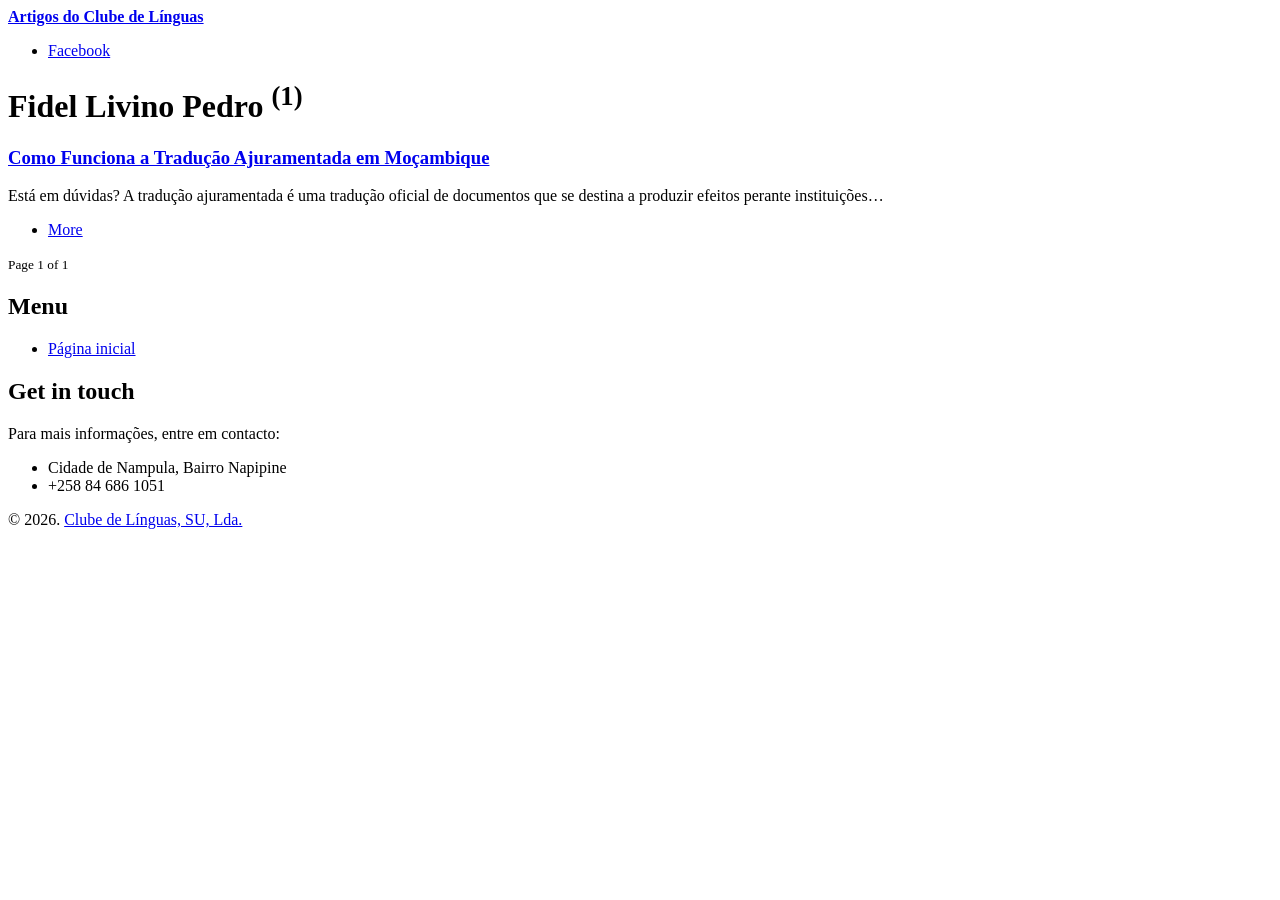
<file: artigos/authors/fidel-livino-pedro/index.html>
<!DOCTYPE html><html lang="pt"><head><meta charset="utf-8"><meta http-equiv="X-UA-Compatible" content="IE=edge"><meta name="viewport" content="width=device-width,initial-scale=1,user-scalable=no"><title>Author: Fidel Livino Pedro - Artigos do Clube de Línguas</title><meta name="robots" content="noindex, follow"><meta name="generator" content="Publii Open-Source CMS for Static Site"><link rel="alternate" type="application/atom+xml" href="https://clinguas.com/artigos/feed.xml" title="Artigos do Clube de Línguas - RSS"><link rel="alternate" type="application/json" href="https://clinguas.com/artigos/feed.json" title="Artigos do Clube de Línguas - JSON"><meta property="og:title" content="Fidel Livino Pedro"><meta property="og:site_name" content="Artigos do Clube de Línguas"><meta property="og:description" content=""><meta property="og:url" content="https://clinguas.com/artigos/authors/fidel-livino-pedro/"><meta property="og:type" content="website"><link rel="stylesheet" href="https://clinguas.com/artigos/assets/css/fontawesome-all.min.css?v&#x3D;85514f933f9e0b82460af63f1a403fa5"><link rel="stylesheet" href="https://clinguas.com/artigos/assets/css/style.css?v&#x3D;4d806e68f114f2f853df749737f83210"><script type="application/ld+json">{"@context":"http://schema.org","@type":"Organization","name":"Artigos do Clube de Línguas","url":"https://clinguas.com/artigos/","sameAs":["https://facebook.com/cludelinguasmz"]}</script><noscript><style>img[loading] {
                    opacity: 1;
                }</style></noscript></head><body class="is-preload author-template"><div id="wrapper"><div id="main"><div class="inner"><header id="header"><a class="logo" href="https://clinguas.com/artigos/"><strong>Artigos do Clube de Línguas</strong></a><ul class="icons"><li><a href="https://facebook.com/cludelinguasmz" class="icon brands fa-facebook-f"><span class="label">Facebook</span></a></li></ul></header><div class="page-header author-header"><h1>Fidel Livino Pedro <sup>(1)</sup></h1></div><section><div class="posts"><article><h3><a href="https://clinguas.com/artigos/como-funciona-a-traducao-ajuramentada-em-mocambique.html">Como Funciona a Tradução Ajuramentada em Moçambique</a></h3><p>Está em dúvidas? A tradução ajuramentada é uma tradução oficial de documentos que se destina a produzir efeitos perante instituições&hellip;</p><ul class="actions"><li><a href="https://clinguas.com/artigos/como-funciona-a-traducao-ajuramentada-em-mocambique.html" class="button">More</a></li></ul></article></div></section><nav class="pagination desc"><small>Page 1 of 1</small></nav></div></div><div id="sidebar"><div class="inner"><nav id="menu"><header class="major"><h2>Menu</h2></header><ul><li><a href="https://clinguas.com/artigos/https://clinguas.com/" title="Home" target="_self">Página inicial</a></li></ul></nav><section><header class="major"><h2>Get in touch</h2></header><p>Para mais informações, entre em contacto:</p><ul><li>Cidade de Nampula, Bairro Napipine</li><li>+258 84 686 1051 </li></ul></section><footer id="footer"><p class="copyright">© 2026. <a href="https://clinguas.com">Clube de Línguas, SU, Lda.</a><br><a href="https://html5up.net" target="_blank" rel="noopener"></a></p></footer></div></div></div><script src="https://clinguas.com/artigos/assets/js/jquery.min.js?v&#x3D;7c14a783dfeb3d238ccd3edd840d82ee"></script><script src="https://clinguas.com/artigos/assets/js/browser.min.js?v&#x3D;c07298dd19048a8a69ad97e754dfe8d0"></script><script src="https://clinguas.com/artigos/assets/js/breakpoints.min.js?v&#x3D;81a479eb099e3b187613943b085923b8"></script><script src="https://clinguas.com/artigos/assets/js/util.min.js?v&#x3D;cbdaf7c20ac2883c77ae23acfbabd47e"></script><script src="https://clinguas.com/artigos/assets/js/main.min.js?v&#x3D;08add7f6d435054ad38ec38d7cf8be40"></script><script>var images=document.querySelectorAll("img[loading]");for(var i=0;i<images.length;i++){if(images[i].complete){images[i].classList.add("is-loaded")}else{images[i].addEventListener("load",function(){this.classList.add("is-loaded")},false)}};</script></body></html>
</file>
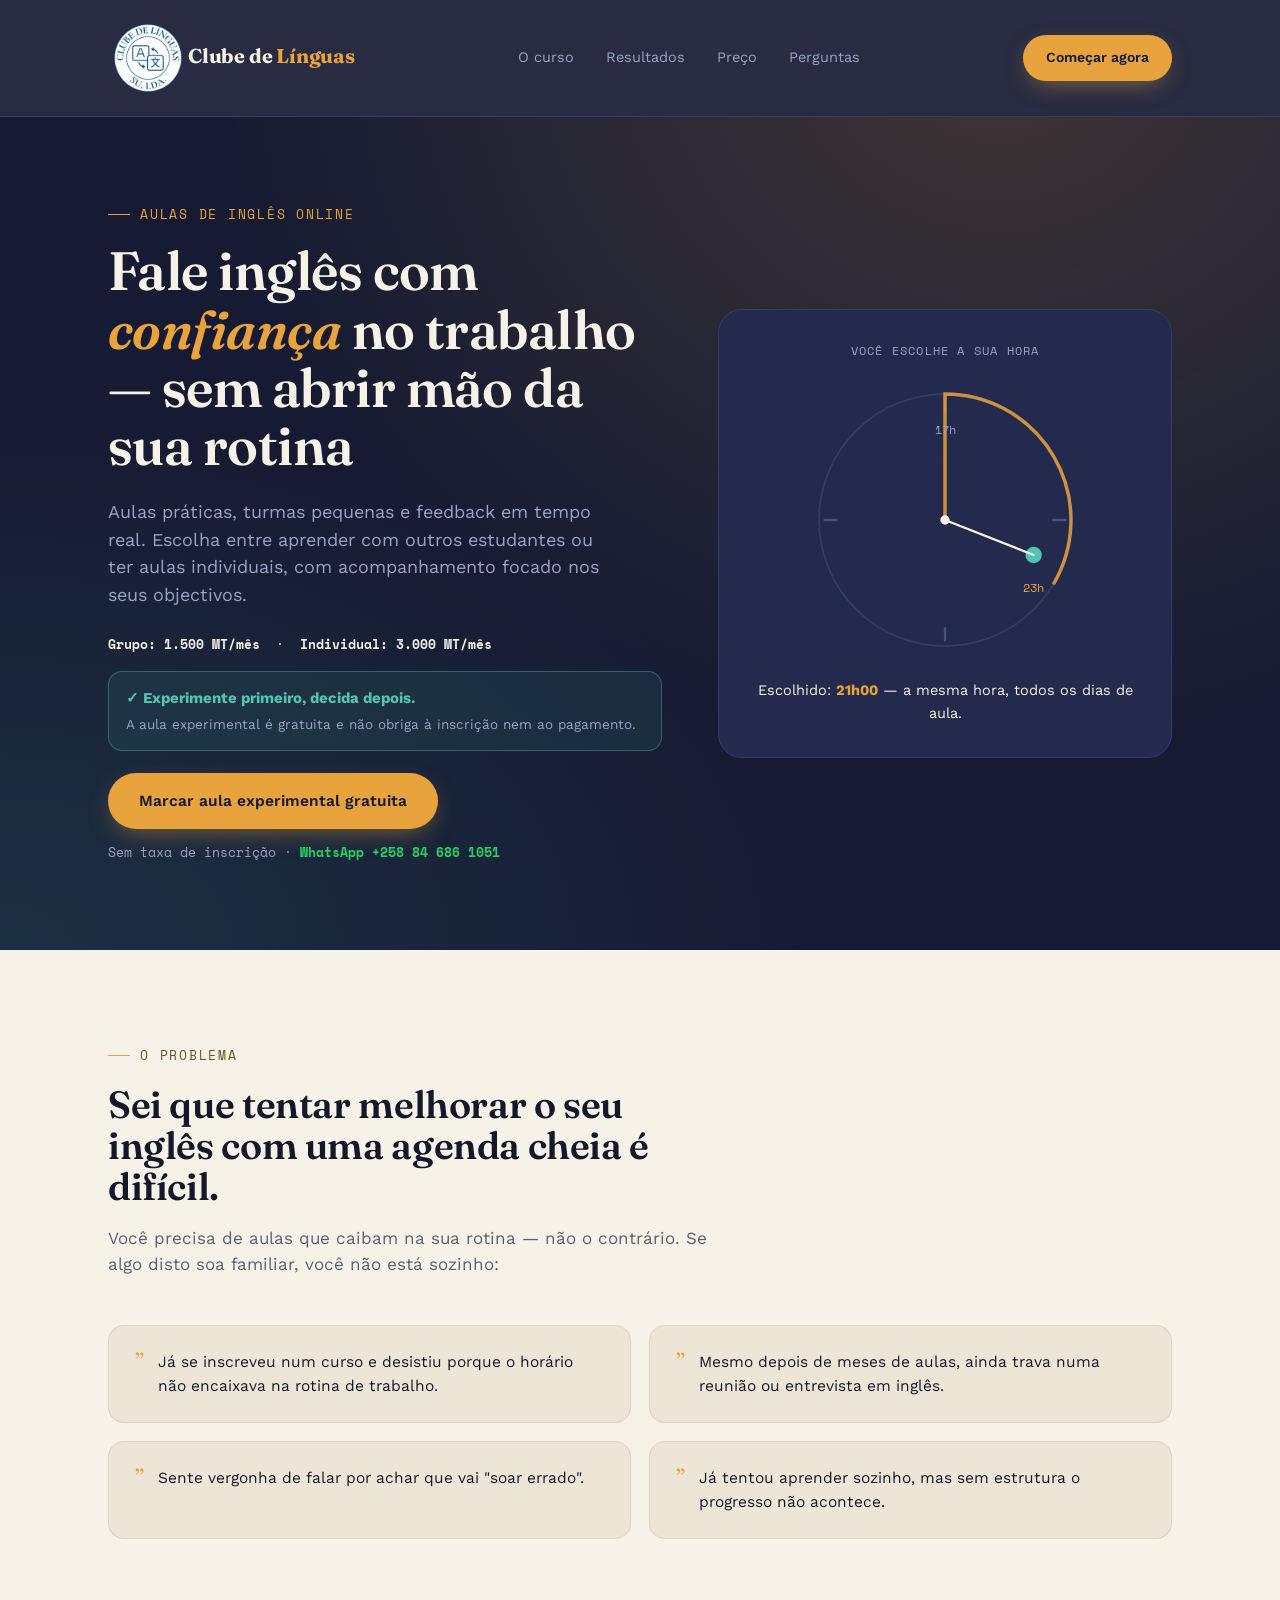
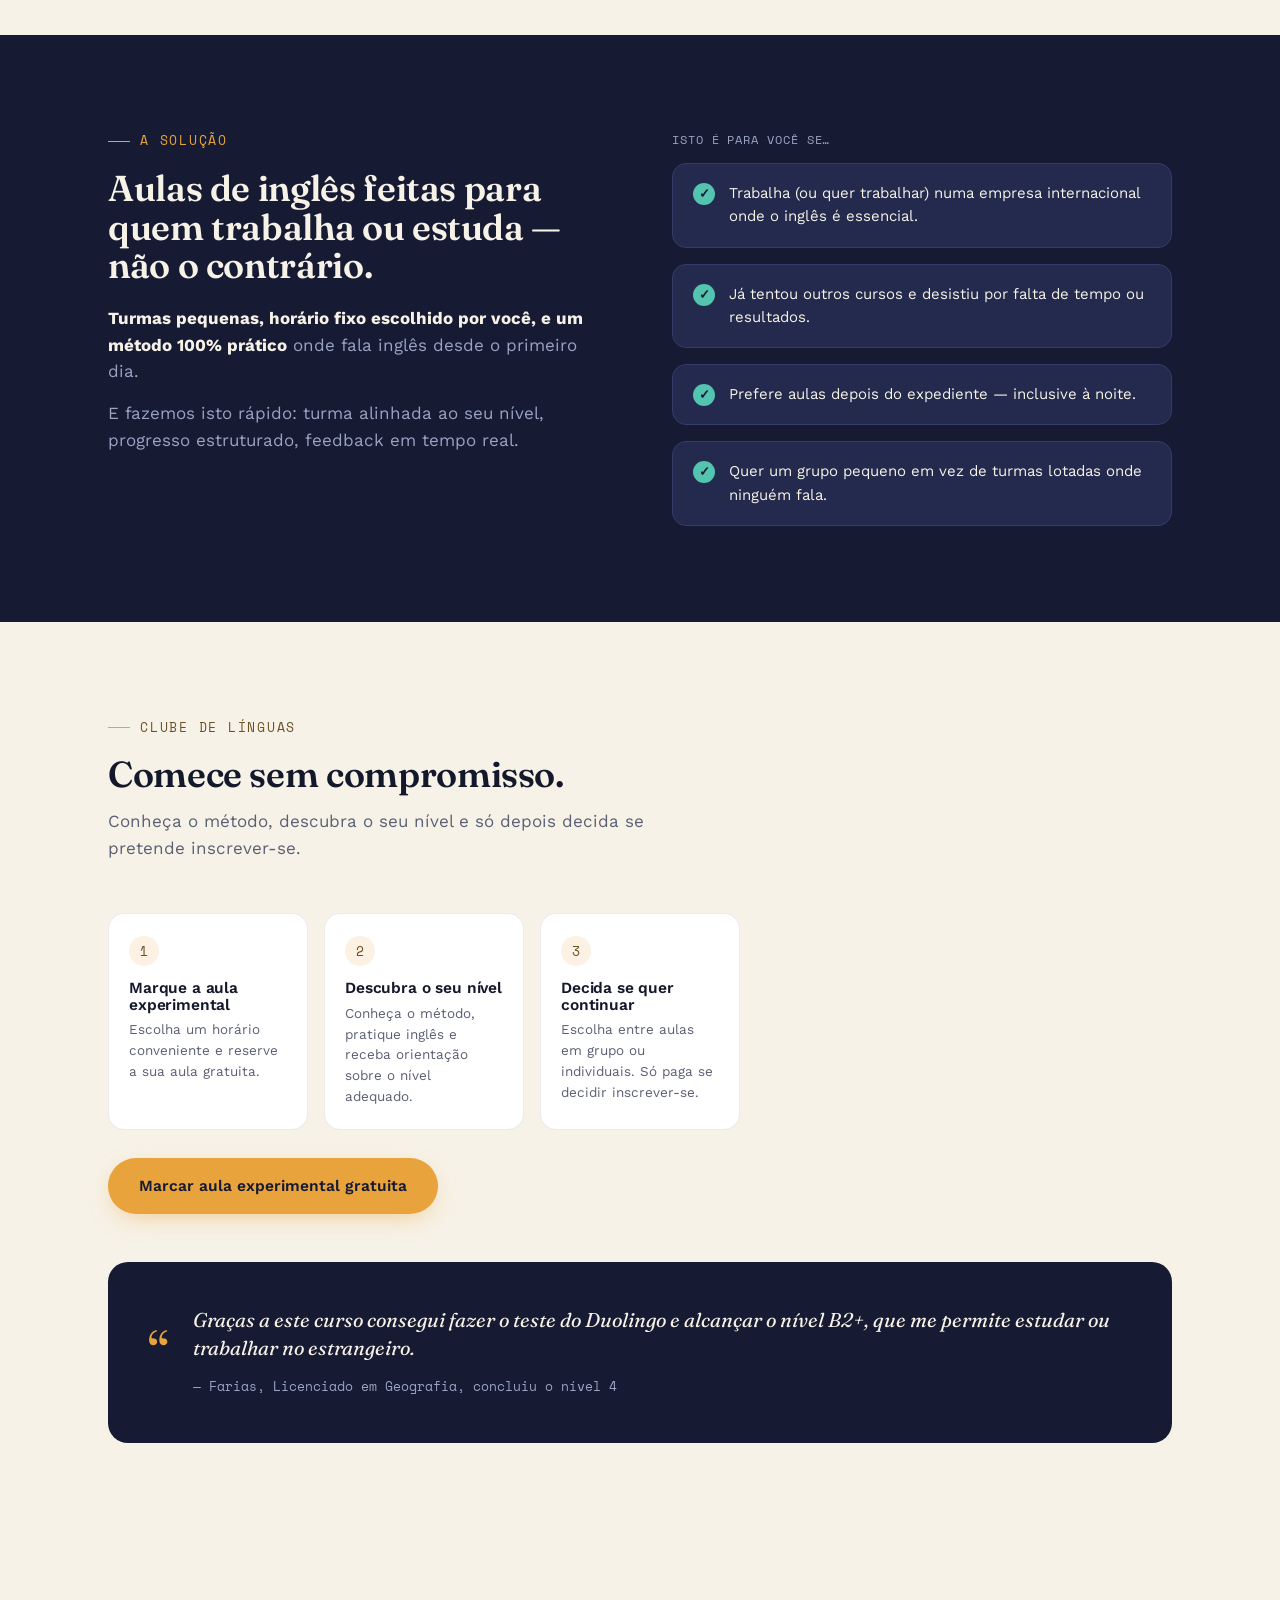
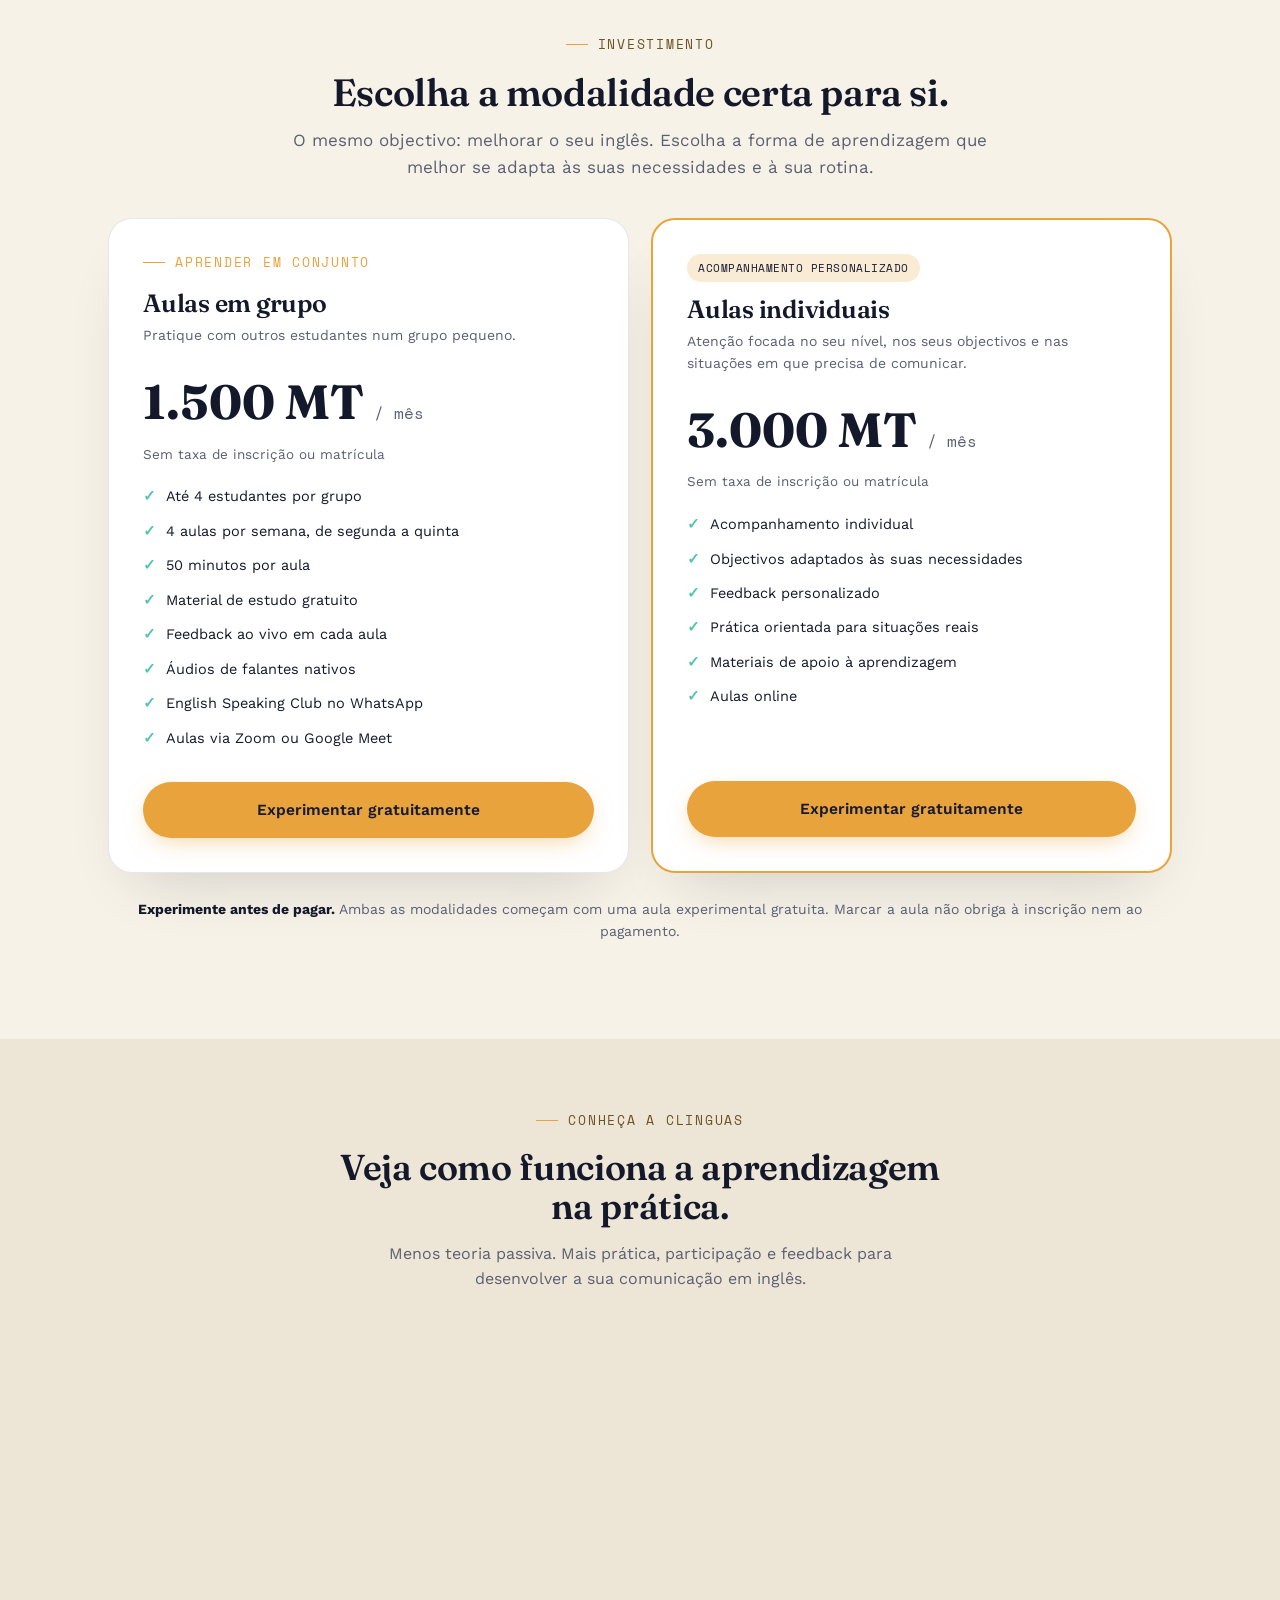
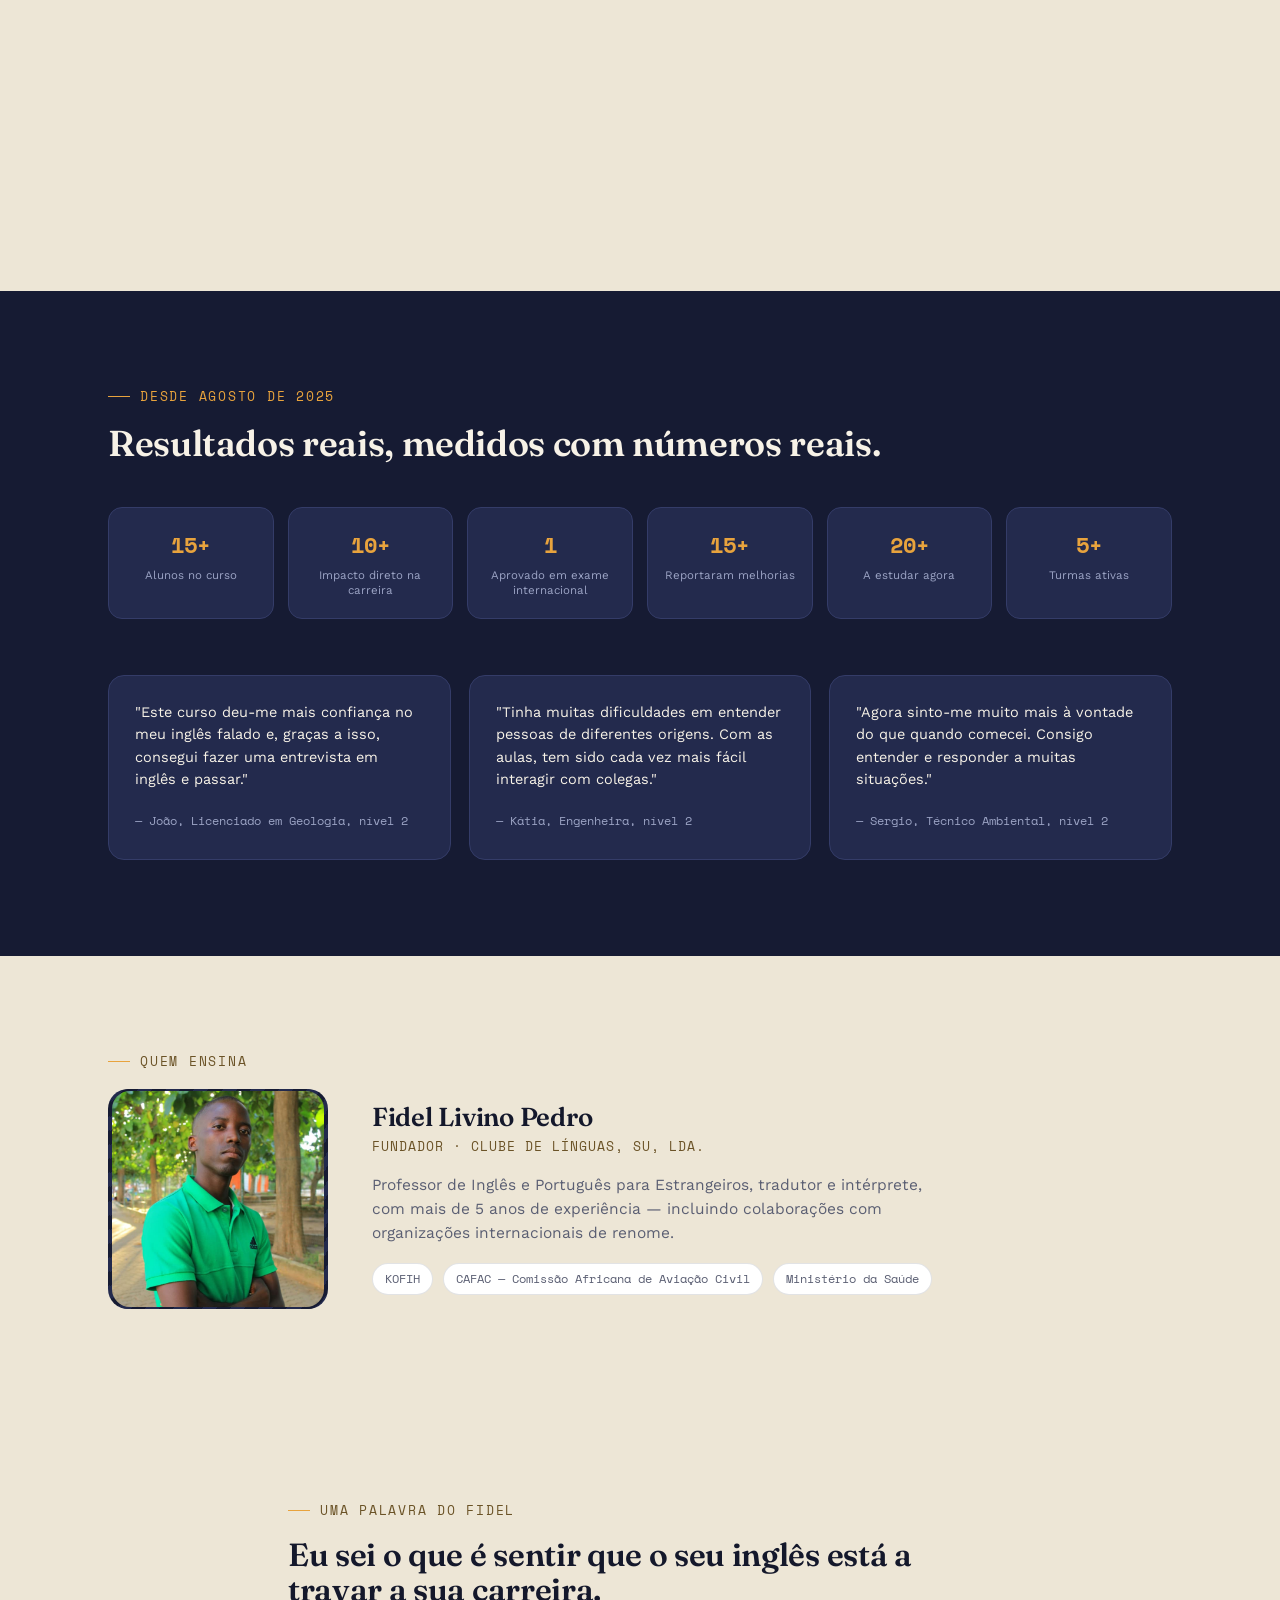
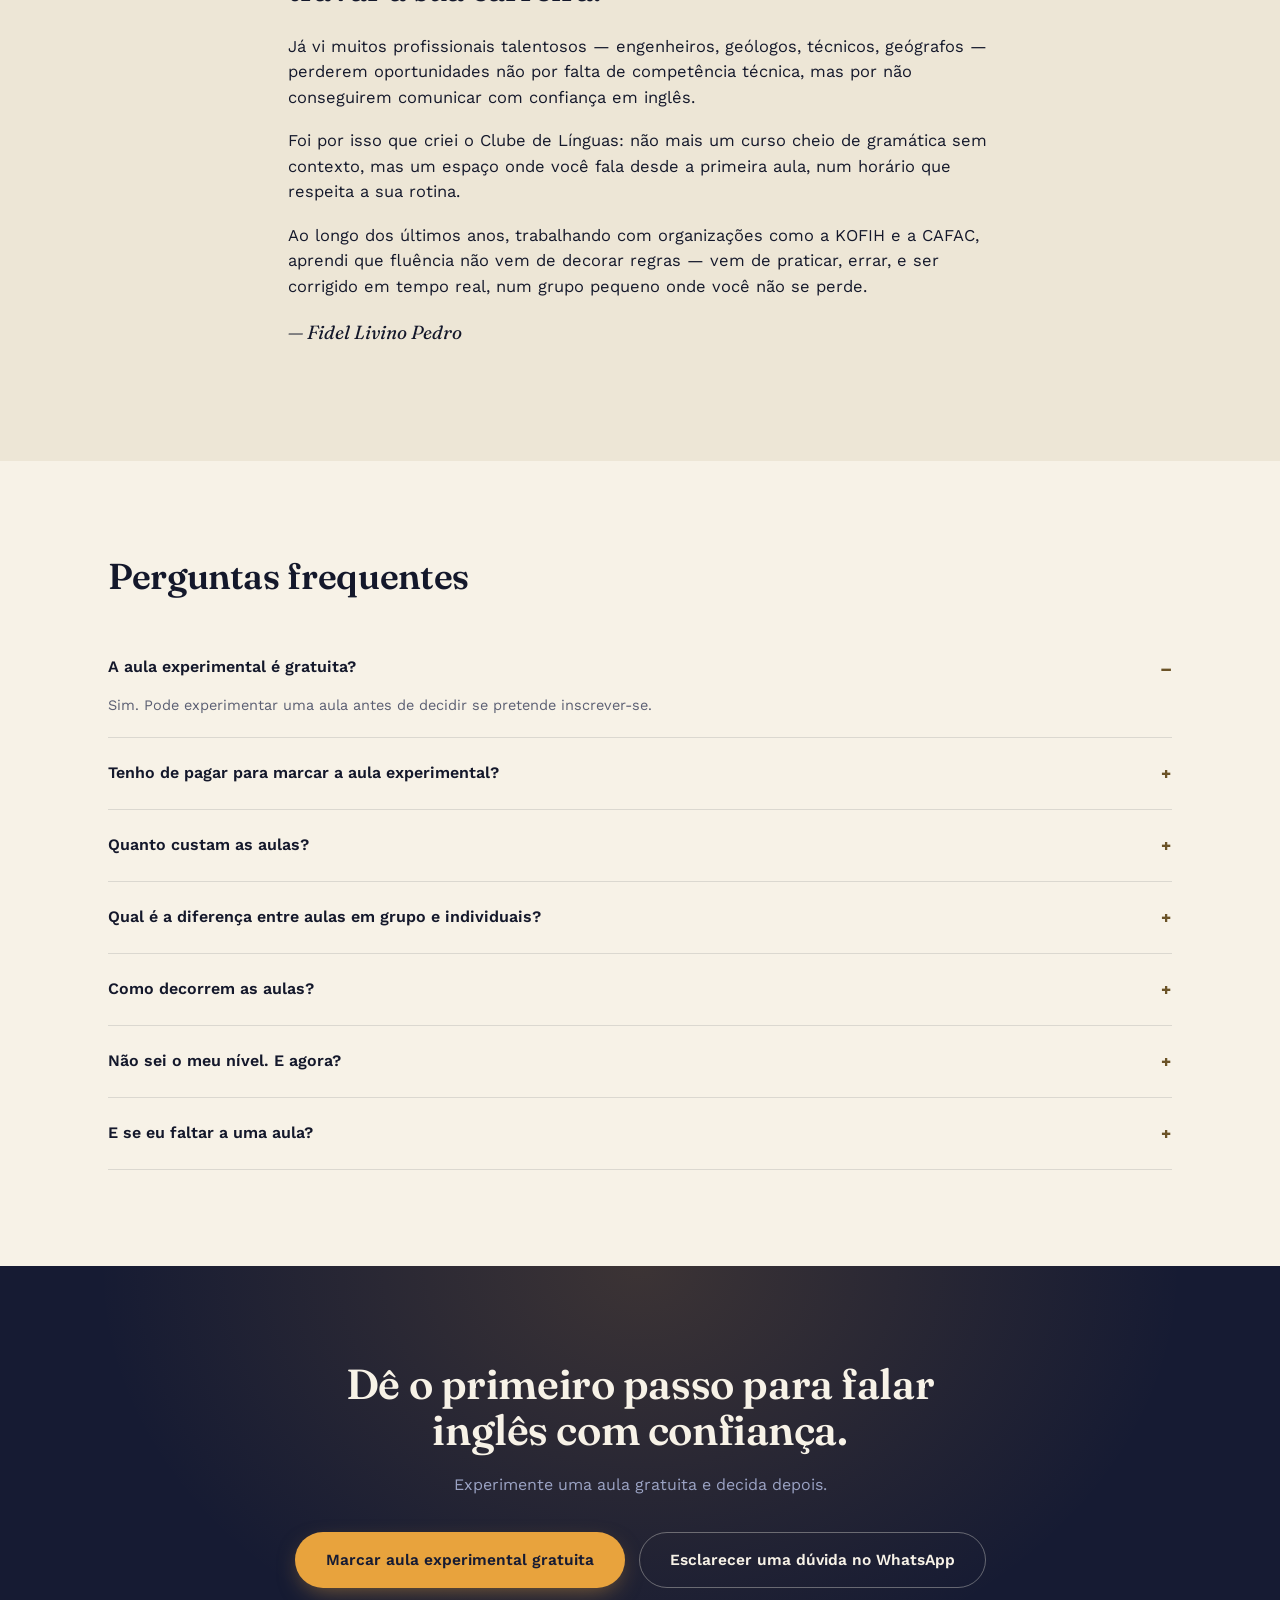
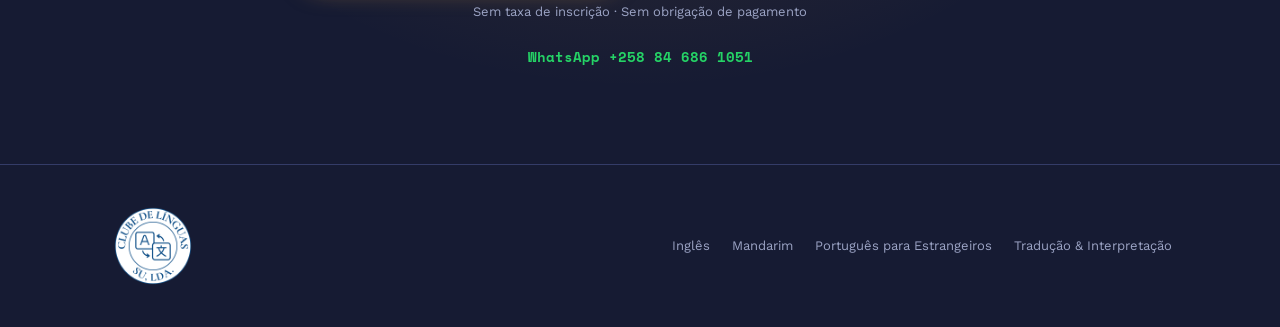
<file: future.html>
<!DOCTYPE html>
<html lang="pt-MZ">
<head>
<script id="Cookiebot" src="https://consent.cookiebot.com/uc.js" data-cbid="b5c57fbb-2bbe-44b0-a400-328bf524b519" type="text/javascript"></script>
<script data-cookieconsent="ignore">    window.dataLayer = window.dataLayer || [];    function gtag() {        dataLayer.push(arguments);    }    gtag("consent", "default", {        ad_personalization: "denied",        ad_storage: "denied",        ad_user_data: "denied",        analytics_storage: "denied",        functionality_storage: "denied",        personalization_storage: "denied",        security_storage: "granted",        wait_for_update: 500,    });    gtag("set", "ads_data_redaction", true);    gtag("set", "url_passthrough", false);</script>
<!-- Google tag (gtag.js) -->
<script async src="https://www.googletagmanager.com/gtag/js?id=G-7XTE6ZRWM6"></script>
<script>
  window.dataLayer = window.dataLayer || [];
  function gtag(){dataLayer.push(arguments);}
  gtag('js', new Date());

  gtag('config', 'G-7XTE6ZRWM6');
</script>
<meta charset="UTF-8">
<meta name="viewport" content="width=device-width, initial-scale=1.0, maximum-scale=1.0, user-scalable=no">
<!-- ============================================
     SEO BÁSICO
     ============================================ -->
<title>Clinguas — Aulas de Inglês Online | Aula Experimental Gratuita</title>
<meta name="description" content="Aulas de inglês online em grupo por 1.500 MT/mês ou individuais por 3.000 MT/mês. Experimente uma aula gratuita antes de decidir. Sem taxa de inscrição.">
<meta name="author" content="Clube de Línguas, SU, Lda.">
<link rel="canonical" href="https://clinguas.com">

<!-- Idioma e região -->
<meta http-equiv="content-language" content="pt-MZ">

<!-- Indexação: garante que o Google rastreia e indexa a página -->
<meta name="robots" content="index, follow">

<!-- ============================================
     APARÊNCIA MOBILE
     ============================================ -->
<!-- Cor da barra de endereço/topo no Chrome Android e Safari iOS -->
<meta name="theme-color" content="#161B33">

<!-- iOS: ícone e comportamento "quase-app" ao adicionar à tela inicial -->
<meta name="apple-mobile-web-app-title" content="Clube de Línguas">
<meta name="apple-mobile-web-app-capable" content="yes">
<meta name="apple-mobile-web-app-status-bar-style" content="black-translucent">

<!-- ============================================
     DADOS ESTRUTURADOS (JSON-LD)
     Ajuda o Google a mostrar informação rica nos
     resultados de pesquisa (nome, preço, avaliações).
     ============================================ -->
<script type="application/ld+json">
{
  "@context": "https://schema.org",
  "@type": "Course",
  "name": "Aulas de Inglês Online — Clinguas",
  "description": "Aulas de inglês online com prática de comunicação, feedback e opção de aprendizagem em grupo ou individual. A primeira aula experimental é gratuita.",
  "provider": {
    "@type": "Organization",
    "name": "Clinguas",
    "sameAs": "https://clinguas.com",
    "url": "https://clinguas.com",
    "logo": "https://clinguas.com/oficial.png"
  },
  "offers": [
    {
      "@type": "Offer",
      "name": "Aulas de Inglês em Grupo",
      "category": "Curso de Idiomas",
      "price": "1500",
      "priceCurrency": "MZN",
      "url": "https://clinguas.com/marcar/"
    },
    {
      "@type": "Offer",
      "name": "Aulas de Inglês Individuais",
      "category": "Curso de Idiomas",
      "price": "3000",
      "priceCurrency": "MZN",
      "url": "https://clinguas.com/marcar/"
    }
  ],
  "inLanguage": "pt-MZ",
  "image": "https://clinguas.com/cover.png"
}
</script>
<link rel="preconnect" href="https://fonts.googleapis.com">
<link rel="preconnect" href="https://fonts.gstatic.com" crossorigin>
<link href="https://fonts.googleapis.com/css2?family=Fraunces:opsz,wght@9..144,400;9..144,500;9..144,600;9..144,700&family=Work+Sans:wght@400;500;600;700&family=Space+Mono:wght@400;700&display=swap" rel="stylesheet">
<!-- Favicon -->
<link rel="icon" type="image/png" href="https://clinguas.com/oficial.png">
<link rel="apple-touch-icon" href="https://clinguas.com/oficial.png">

<!-- Social Media Preview (Open Graph — Facebook, WhatsApp, LinkedIn) -->
<meta property="og:type" content="website">
<meta property="og:title" content="Clinguas — Aulas de Inglês Online | Experimente Grátis">
<meta property="og:description" content="Grupo: 1.500 MT/mês. Individual: 3.000 MT/mês. Marque uma aula experimental gratuita e decida depois, sem compromisso.">
<meta property="og:image" content="https://clinguas.com/cover.png">
<meta property="og:image:width" content="720">
<meta property="og:image:height" content="720">
<meta property="og:url" content="https://clinguas.com">
<meta property="og:locale" content="pt_MZ">
<meta property="og:site_name" content="Clube de Línguas">

<!-- Twitter/X Card -->
<meta name="twitter:card" content="summary_large_image">
<meta name="twitter:title" content="Clinguas — Aulas de Inglês Online | Experimente Grátis">
<meta name="twitter:description" content="Grupo: 1.500 MT/mês. Individual: 3.000 MT/mês. Marque uma aula experimental gratuita, sem compromisso.">
<meta name="twitter:image" content="https://clinguas.com/cover.png">
<style>
  /* ============================================================
     DESIGN TOKENS
     Tema: "Depois do expediente" — céu de fim de tarde/noite,
     luz quente de candeeiro de estudo. Reflete o maior diferencial
     do curso: você escolhe a sua hora, mesmo às 23h.
     ============================================================ */
  :root{
    --navy:        #161B33;   /* fundo principal — céu noturno */
    --navy-light:  #232A4D;   /* cartões sobre fundo escuro */
    --navy-line:   #343C68;   /* divisórias sobre fundo escuro */
    --cream:       #F7F2E7;   /* fundo claro / texto sobre navy */
    --cream-dim:   #EDE6D6;   /* fundo secundário claro */
    --ink:         #14182B;   /* texto sobre fundo claro */
    --muted:       #9BA3C4;   /* texto secundário sobre navy */
    --muted-ink:   #5B5F73;   /* texto secundário sobre cream */
    --amber:       #E8A33D;   /* acento primário — luz de candeeiro */
    --amber-dim:   #6B5327;
    --teal:        #52C4B0;   /* acento secundário — progresso/frescor */

    --display: 'Fraunces', serif;
    --body: 'Work Sans', sans-serif;
    --mono: 'Space Mono', monospace;
  }

  *{ box-sizing:border-box; margin:0; padding:0; }
  html{ scroll-behavior:smooth; }
  body{
    font-family:var(--body);
    background:var(--cream);
    color:var(--ink);
    line-height:1.55;
    -webkit-font-smoothing:antialiased;
  }
  img, svg{ display:block; max-width:100%; }
  a{ color:inherit; text-decoration:none; }
  ul{ list-style:none; }

  .wrap{
    max-width:1120px;
    margin:0 auto;
    padding:0 28px;
  }
  section{ padding:96px 0; }
  @media (max-width:720px){ section{ padding:64px 0; } }

  h1,h2,h3,h4{ font-family:var(--display); font-weight:600; line-height:1.08; letter-spacing:-0.01em; }
  .eyebrow{
    font-family:var(--mono);
    font-size:12.5px;
    letter-spacing:0.14em;
    text-transform:uppercase;
    color:var(--amber);
    display:flex; align-items:center; gap:10px;
    margin-bottom:18px;
  }
  .eyebrow::before{ content:''; width:22px; height:1px; background:var(--amber); display:inline-block; }

  .btn{
    display:inline-flex; align-items:center; justify-content:center; gap:8px;
    font-family:var(--body); font-weight:600; font-size:15.5px;
    padding:15px 30px; border-radius:100px;
    border:1px solid transparent; cursor:pointer;
    transition:transform .18s ease, box-shadow .18s ease;
  }
  .btn:hover{ transform:translateY(-2px); }
  .btn-primary{ background:var(--amber); color:var(--navy); box-shadow:0 8px 24px -8px rgba(232,163,61,.55); }
  .btn-primary:hover{ box-shadow:0 12px 28px -8px rgba(232,163,61,.7); }
  .btn-ghost-dark{ background:transparent; border-color:rgba(247,242,231,.35); color:var(--cream); }
  .btn-ghost-dark:hover{ border-color:var(--cream); }
  .btn-ghost-light{ background:transparent; border-color:rgba(20,24,43,.25); color:var(--ink); }
  .btn-ghost-light:hover{ border-color:var(--ink); }

  /* ============================================================
     NAV
     ============================================================ */
  header.nav{
    position:sticky; top:0; z-index:50;
    background:rgba(22,27,51,.92);
    backdrop-filter:blur(10px);
    border-bottom:1px solid var(--navy-line);
  }
  header.nav .wrap{
    display:flex; align-items:center; justify-content:space-between;
    padding-top:18px; padding-bottom:18px;
  }
  .logo{ font-family:var(--display); font-size:20px; vertical-align: middle; display: inline-block; font-weight:700; color:var(--cream); letter-spacing:-.01em; }
  .logo img{
  width: 80px;
  height: 80px;
  display: inline-block;
  vertical-align: middle;
  }
  .logo span{ color:var(--amber); }
  .nav-links{ display:flex; gap:32px; font-size:14.5px; color:var(--muted); }
  @media (max-width:720px){ .nav-links{ display:none; } }
  .nav-cta{ font-size:14px; padding:11px 22px; }

  /* ============================================================
     HERO
     ============================================================ */
  .hero{
    background:
      radial-gradient(ellipse at 78% -10%, rgba(232,163,61,.20), transparent 55%),
      radial-gradient(ellipse at 0% 100%, rgba(82,196,176,.12), transparent 45%),
      var(--navy);
    color:var(--cream);
    padding-top:88px; padding-bottom:88px;
  }
  .hero .wrap{
    display:grid; grid-template-columns:1.1fr .9fr; gap:56px; align-items:center;
  }
  @media (max-width:900px){ .hero .wrap{ grid-template-columns:1fr; } }
  .hero h1{
    font-size:clamp(34px, 5vw, 54px);
    color:var(--cream);
    margin-bottom:22px;
  }
  .hero h1 em{ font-style:italic; color:var(--amber); }
  .hero p.lede{
    font-size:18px; color:var(--muted); max-width:46ch; margin-bottom:34px;
  }
  .hero-ctas{ display:flex; gap:14px; flex-wrap:wrap; margin-bottom:28px; }
  .hero-microcopy{ font-family:var(--mono); font-size:12.5px; color:var(--muted); }

  /* signature element: dial */
  .dial-card{
    background:var(--navy-light);
    border:1px solid var(--navy-line);
    border-radius:24px;
    padding:32px;
    text-align:center;
  }
  .dial-card .dial-label{
    font-family:var(--mono); font-size:12px; letter-spacing:.1em; text-transform:uppercase;
    color:var(--muted); margin-bottom:20px;
  }
  .dial{ width:100%; max-width:280px; margin:0 auto; }
  .dial-caption{ margin-top:20px; font-size:14.5px; color:var(--cream); }
  .dial-caption strong{ color:var(--amber); }

  /* ============================================================
     PROBLEM
     ============================================================ */
  .problem{ background:var(--cream); }
  .problem .intro{ max-width:60ch; margin-bottom:48px; }
  .problem h2{ font-size:clamp(26px,3.4vw,38px); margin-bottom:18px; }
  .problem .intro p{ color:var(--muted-ink); font-size:17px; }
  .problem-grid{ display:grid; grid-template-columns:repeat(2,1fr); gap:18px; }
  @media (max-width:720px){ .problem-grid{ grid-template-columns:1fr; } }
  .problem-item{
    background:var(--cream-dim);
    border:1px solid rgba(20,24,43,.08);
    border-radius:16px;
    padding:24px 26px;
    font-size:15.5px;
    color:var(--ink);
    display:flex; gap:14px;
  }
  .problem-item .mark{ font-family:var(--display); font-size:22px; color:var(--amber); flex-shrink:0; line-height:1; }

  /* ============================================================
     SOLUTION + SELF-SELECT
     ============================================================ */
  .solution{ background:var(--navy); color:var(--cream); }
  .solution .wrap{ display:grid; grid-template-columns:1fr 1fr; gap:64px; }
  @media (max-width:900px){ .solution .wrap{ grid-template-columns:1fr; } }
  .solution h2{ color:var(--cream); font-size:clamp(26px,3.2vw,36px); margin-bottom:20px; }
  .solution .pitch{ font-size:17px; color:var(--muted); margin-bottom:16px; }
  .solution .pitch strong{ color:var(--cream); }
  .select-list{ display:flex; flex-direction:column; gap:16px; }
  .select-item{
    display:flex; gap:14px; align-items:flex-start;
    padding:18px 20px; background:var(--navy-light); border:1px solid var(--navy-line); border-radius:14px;
  }
  .select-item .check{
    width:22px; height:22px; border-radius:50%; background:var(--teal); color:var(--navy);
    display:flex; align-items:center; justify-content:center; font-size:13px; font-weight:700; flex-shrink:0; margin-top:1px;
  }
  .select-item p{ font-size:15px; color:var(--cream); }
  .select-title{ font-family:var(--mono); font-size:11.5px; letter-spacing:.08em; text-transform:uppercase; color:var(--muted); margin-bottom:14px; }

  /* ============================================================
     PRODUCT / HOW IT WORKS
     ============================================================ */
  .product{ background:var(--cream); }
  .product h2{ font-size:clamp(26px,3.2vw,36px); margin-bottom:14px; }
  .product .intro{ max-width:56ch; color:var(--muted-ink); font-size:17px; margin-bottom:52px; }
  .steps{ display:grid; grid-template-columns:repeat(5,1fr); gap:16px; margin-bottom:56px; }
  @media (max-width:900px){ .steps{ grid-template-columns:repeat(2,1fr); } }
  @media (max-width:520px){ .steps{ grid-template-columns:1fr; } }
  .step{ background:#fff; border:1px solid rgba(20,24,43,.08); border-radius:16px; padding:22px 20px; }
  .step .num{ font-family:var(--mono); font-size:13px; color:var(--amber-dim); background:rgba(232,163,61,.15); width:30px; height:30px; border-radius:50%; display:flex; align-items:center; justify-content:center; margin-bottom:14px; }
  .step h4{ font-size:15.5px; font-weight:600; font-family:var(--body); margin-bottom:6px; }
  .step p{ font-size:13.5px; color:var(--muted-ink); }

  .pull-quote{
    background:var(--navy); color:var(--cream);
    border-radius:20px; padding:44px 40px;
    display:grid; grid-template-columns:auto 1fr; gap:24px; align-items:center;
  }
  @media (max-width:600px){ .pull-quote{ grid-template-columns:1fr; } }
  .pull-quote .quote-mark{ font-family:var(--display); font-size:56px; color:var(--amber); line-height:1; }
  .pull-quote p{ font-family:var(--display); font-size:20px; font-style:italic; line-height:1.4; margin-bottom:12px; }
  .pull-quote cite{ font-family:var(--mono); font-size:12.5px; color:var(--muted); font-style:normal; }

  /* ============================================================
     CREDIBILITY
     ============================================================ */
  .credibility{ background:var(--cream-dim); }
  .cred-card{ display:grid; grid-template-columns:220px 1fr; gap:44px; align-items:center; }
  @media (max-width:720px){ .cred-card{ grid-template-columns:1fr; } }
  .cred-photo, .cred-photo img{
    width:220px; height:220px; border-radius:20px;
    background:repeating-linear-gradient(135deg, var(--navy-light), var(--navy-light) 10px, var(--navy) 10px, var(--navy) 20px);
    display:flex; align-items:center; justify-content:center;
    font-family:var(--mono); font-size:11.5px; color:var(--muted); text-align:center; padding:2px;
    border:0px solid var(--navy-line);
  }
  .cred-card h3{ font-size:26px; margin-bottom:6px; }
  .cred-card .role{ font-family:var(--mono); font-size:12.5px; color:var(--amber-dim); text-transform:uppercase; letter-spacing:.08em; margin-bottom:16px; }
  .cred-card p{ font-size:15.5px; color:var(--muted-ink); max-width:58ch; }
  .cred-tags{ display:flex; gap:10px; flex-wrap:wrap; margin-top:18px; }
  .cred-tag{ font-family:var(--mono); font-size:11.5px; padding:6px 12px; border-radius:100px; background:#fff; border:1px solid rgba(20,24,43,.12); color:var(--muted-ink); }

  /* ============================================================
     RESULTS / TESTIMONIALS
     ============================================================ */
  .results{ background:var(--navy); color:var(--cream); }
  .results h2{ color:var(--cream); font-size:clamp(26px,3.2vw,36px); margin-bottom:44px; }
  .stat-grid{ display:grid; grid-template-columns:repeat(6,1fr); gap:14px; margin-bottom:56px; }
  @media (max-width:900px){ .stat-grid{ grid-template-columns:repeat(3,1fr); } }
  @media (max-width:520px){ .stat-grid{ grid-template-columns:repeat(2,1fr); } }
  .stat{ background:var(--navy-light); border:1px solid var(--navy-line); border-radius:14px; padding:20px 14px; text-align:center; }
  .stat .n{ font-family:var(--mono); font-size:22px; color:var(--amber); font-weight:700; }
  .stat .l{ font-size:11.5px; color:var(--muted); margin-top:6px; line-height:1.3; }

  .testi-grid{ display:grid; grid-template-columns:repeat(3,1fr); gap:18px; }
  @media (max-width:900px){ .testi-grid{ grid-template-columns:1fr; } }
  .testi{ background:var(--navy-light); border:1px solid var(--navy-line); border-radius:16px; padding:26px; }
  .testi p{ font-size:14.5px; color:var(--cream); margin-bottom:16px; }
  .testi cite{ font-family:var(--mono); font-size:11.5px; color:var(--muted); font-style:normal; }

  /* ============================================================
     PRICING
     ============================================================ */
  .pricing{ background:var(--cream); }
  .price-card{
    max-width:560px; margin:0 auto;
    background:#fff; border:1px solid rgba(20,24,43,.1); border-radius:24px;
    padding:44px; text-align:center;
    box-shadow:0 30px 60px -30px rgba(20,24,43,.2);
  }
  .price-card .eyebrow{ justify-content:center; }
  .price-card .eyebrow::before{ display:none; }
  .price-amount{ font-family:var(--display); font-size:52px; font-weight:700; margin:8px 0 4px; }
  .price-amount span{ font-family:var(--mono); font-size:16px; color:var(--muted-ink); font-weight:400; }
  .price-card .no-fee{ font-size:13.5px; color:var(--muted-ink); margin-bottom:30px; }
  .price-list{ text-align:left; display:flex; flex-direction:column; gap:12px; margin-bottom:32px; }
  .price-list li{ display:flex; gap:10px; font-size:14.5px; align-items:flex-start; }
  .price-list li::before{ content:'✓'; color:var(--teal); font-weight:700; flex-shrink:0; }
  .refund-note{ font-size:12.5px; color:var(--muted-ink); border-top:1px dashed rgba(20,24,43,.15); padding-top:18px; }

  /* ============================================================
     PERSONAL LETTER
     ============================================================ */
  .letter{ background:var(--cream-dim); }
  .letter .wrap{ max-width:760px; }
  .letter h2{ font-size:clamp(24px,3vw,32px); margin-bottom:26px; }
  .letter p{ font-size:16.5px; color:var(--ink); margin-bottom:18px; }
  .letter p.sign{ font-family:var(--display); font-style:italic; font-size:19px; margin-top:8px; }

  /* ============================================================
     FAQ
     ============================================================ */
  .faq{ background:var(--cream); }
  .faq h2{ font-size:clamp(26px,3.2vw,36px); margin-bottom:36px; }
  .faq-item{ border-bottom:1px solid rgba(20,24,43,.12); padding:20px 0; }
  .faq-item summary{ cursor:pointer; font-weight:600; font-size:16px; list-style:none; display:flex; justify-content:space-between; align-items:center; }
  .faq-item summary::-webkit-details-marker{ display:none; }
  .faq-item summary::after{ content:'+'; font-family:var(--mono); color:var(--amber-dim); font-size:20px; }
  .faq-item[open] summary::after{ content:'–'; }
  .faq-item p{ margin-top:12px; font-size:14.5px; color:var(--muted-ink); max-width:70ch; }

  /* ============================================================
     FINAL CTA
     ============================================================ */
  .final-cta{
    background:
      radial-gradient(ellipse at 50% 0%, rgba(232,163,61,.18), transparent 60%),
      var(--navy);
    color:var(--cream); text-align:center;
  }
  .final-cta h2{ font-size:clamp(28px,4vw,42px); color:var(--cream); max-width:22ch; margin:0 auto 20px; }
  .final-cta p{ color:var(--muted); font-size:16px; margin-bottom:34px; }
  .final-ctas{ display:flex; gap:14px; justify-content:center; flex-wrap:wrap; margin-bottom:20px; }
  .final-cta .whatsapp{ font-family:var(--mono); font-size:14px; color:var(--amber); }

  footer{ background:var(--navy); border-top:1px solid var(--navy-line); padding:36px 0; }
  footer .wrap{ display:flex; justify-content:space-between; align-items:center; flex-wrap:wrap; gap:16px; }
  footer .foot-logo{ font-family:var(--display); color:var(--cream); font-size:16px; }
  footer .foot-logo img{
  width: 90px;
  height: 90px
  }
  footer .foot-links{ display:flex; gap:22px; font-size:13px; color:var(--muted); }

  .note{
    font-family:var(--mono); font-size:11.5px; color:var(--amber-dim);
    background:rgba(232,163,61,.1); border:1px dashed var(--amber);
    border-radius:10px; padding:10px 14px; margin-top:14px; display:inline-block;
  }
  .walink {
  color:#25D366;
  font-weight: bold;
  }
  .vsl{
  text-align: center;
  padding: 0;
  }
  .vsl-vd{
  padding: 8px;
  max-width: 100%;
  }

  /* ============================================================
     NOVA HIERARQUIA DE CONVERSÃO: PREÇOS E AULA GRÁTIS ANTES DO CTA
     ============================================================ */
  .hero p.lede{ margin-bottom:24px; }
  .hero-offer{ margin:0 0 22px; max-width:570px; }
  .hero-prices{ font-family:var(--mono); font-size:13px; line-height:1.8; color:var(--cream); margin-bottom:14px; }
  .hero-free-demo{ background:rgba(82,196,176,.09); border:1px solid rgba(82,196,176,.38); border-radius:14px; padding:15px 17px; }
  .hero-free-demo strong{ display:block; color:var(--teal); font-size:15px; margin-bottom:4px; }
  .hero-free-demo p{ color:var(--muted); font-size:13.5px; margin:0; }
  .hero-ctas{ margin-bottom:14px; }
  .hero-microcopy{ margin-top:8px; }
  .pricing .pricing-intro{ max-width:64ch; color:var(--muted-ink); font-size:17px; margin:0 auto 38px; text-align:center; }
  .pricing-grid{ display:grid; grid-template-columns:repeat(2,minmax(0,1fr)); gap:22px; align-items:stretch; }
  @media(max-width:720px){ .pricing-grid{ grid-template-columns:1fr; } }
  .pricing-grid .price-card{ max-width:none; width:100%; height:100%; display:flex; flex-direction:column; text-align:left; padding:34px; }
  .pricing-grid .price-card .eyebrow{ justify-content:flex-start; }
  .pricing-grid .price-card .eyebrow::before{ display:inline-block; }
  .pricing-grid .price-amount{ font-size:clamp(36px,4vw,48px); }
  .pricing-grid .price-card .no-fee{ margin-bottom:22px; }
  .pricing-grid .price-list{ flex:1; }
  .price-card.featured{ border:2px solid var(--amber); }
  .plan-label{ display:inline-block; align-self:flex-start; border-radius:100px; padding:6px 11px; margin-bottom:14px; font-family:var(--mono); font-size:10.5px; letter-spacing:.05em; text-transform:uppercase; color:var(--navy); background:rgba(232,163,61,.22); }
  .price-card h3{ font-size:25px; margin-bottom:8px; }
  .price-card .plan-description{ color:var(--muted-ink); font-size:14px; margin-bottom:10px; }
  .pricing-footnote{ text-align:center; color:var(--muted-ink); font-size:14px; margin-top:26px; }
  .pricing-footnote strong{ color:var(--ink); }
  .vsl{ padding:72px 0; background:var(--cream-dim); }
  .vsl .wrap{ max-width:930px; }
  .vsl h2{ font-size:clamp(26px,3.2vw,36px); margin:0 auto 16px; max-width:26ch; }
  .vsl .vsl-intro{ color:var(--muted-ink); margin:0 auto 28px; max-width:60ch; }
  .vsl-vd{ width:100%; height:auto; aspect-ratio:16/9; border:0; border-radius:16px; }
  .final-cta .final-note{ color:var(--muted); font-size:13px; margin-top:-6px; margin-bottom:24px; }

</style>

<!-- Meta Pixel: activado apenas após consentimento de marketing no Cookiebot -->
<script type="text/plain" data-cookieconsent="marketing">
!function(f,b,e,v,n,t,s)
{if(f.fbq)return;n=f.fbq=function(){n.callMethod?
n.callMethod.apply(n,arguments):n.queue.push(arguments)};
if(!f._fbq)f._fbq=n;n.push=n;n.loaded=!0;n.version='2.0';
 n.queue=[];t=b.createElement(e);t.async=!0;t.src=v;
 s=b.getElementsByTagName(e)[0];s.parentNode.insertBefore(t,s)}(window, document,'script',
 'https://connect.facebook.net/en_US/fbevents.js');
fbq('init', '1757209635569394');
fbq('track', 'PageView');
</script>

</head>
<body>

<!-- ============================================================
     NAV
     ============================================================ -->
<header class="nav">
  <div class="wrap">
    <div class="logo"><img src="oficial.png" alt="Clube de Linguas logo"/>Clube de <span>Línguas</span></div>
    <nav class="nav-links">
      <a href="#produto">O curso</a>
      <a href="#resultados">Resultados</a>
      <a href="#precos">Preço</a>
      <a href="#faq">Perguntas</a>
    </nav>
    <a href="#precos" class="btn btn-primary nav-cta">Começar agora</a>
  </div>
</header>

<!-- ============================================================
     SECTION: HERO
     ============================================================ -->
<section class="hero">
  <div class="wrap">
    <div>
      <div class="eyebrow">Aulas de Inglês Online</div>
      <h1>Fale inglês com <em>confiança</em> no trabalho — sem abrir mão da sua rotina</h1>
      <p class="lede">Aulas práticas, turmas pequenas e feedback em tempo real. Escolha entre aprender com outros estudantes ou ter aulas individuais, com acompanhamento focado nos seus objectivos.</p>
      <div class="hero-offer">
        <div class="hero-prices"><strong>Grupo: 1.500 MT/mês</strong> &nbsp;·&nbsp; <strong>Individual: 3.000 MT/mês</strong></div>
        <div class="hero-free-demo">
          <strong>✓ Experimente primeiro, decida depois.</strong>
          <p>A aula experimental é gratuita e não obriga à inscrição nem ao pagamento.</p>
        </div>
      </div>
      <div class="hero-ctas">
        <a href="https://clinguas.com/marcar/" class="btn btn-primary">Marcar aula experimental gratuita</a>
      </div>
      <div class="hero-microcopy">Sem taxa de inscrição · <a class="walink" href="https://wa.me/message/45BMDRVL2TARI1" target="_blank" rel="noopener">WhatsApp +258 84 686 1051</a></div>
    </div>
    <!-- SIGNATURE ELEMENT: hour-dial, reinforces "você escolhe a hora" -->
    <div class="dial-card">
      <div class="dial-label">Você escolhe a sua hora</div>
      <svg class="dial" viewBox="0 0 240 240" fill="none">
        <circle cx="120" cy="120" r="108" stroke="#343C68" stroke-width="1.5"/>
        <!-- hour ticks -->
        <g stroke="#4A5183" stroke-width="2">
          <line x1="120" y1="16" x2="120" y2="28"/>
          <line x1="120" y1="212" x2="120" y2="224"/>
          <line x1="16" y1="120" x2="28" y2="120"/>
          <line x1="212" y1="120" x2="224" y2="120"/>
        </g>
        <!-- highlighted evening arc 17h-23h -->
        <path d="M 120 120 L 120 12 A 108 108 0 0 1 213.5 174" stroke="#E8A33D" stroke-width="3" fill="none" stroke-linecap="round" opacity="0.85"/>
        <text x="120" y="46" fill="#9BA3C4" font-family="Space Mono" font-size="10" text-anchor="middle">17h</text>
        <text x="196" y="182" fill="#E8A33D" font-family="Space Mono" font-size="10" text-anchor="middle">23h</text>
        <!-- selected hour marker -->
        <circle cx="196" cy="150" r="7" fill="#52C4B0"/>
        <circle cx="120" cy="120" r="4" fill="#F7F2E7"/>
        <line x1="120" y1="120" x2="196" y2="150" stroke="#F7F2E7" stroke-width="2" stroke-linecap="round"/>
      </svg>
      <div class="dial-caption">Escolhido: <strong>21h00</strong> — a mesma hora, todos os dias de aula.</div>
    </div>
  </div>
</section>
<!-- ============================================================
     SECTION: PROBLEMA
     ============================================================ -->
<section class="problem">
  <div class="wrap">
    <div class="intro">
      <div class="eyebrow" style="color:var(--amber-dim)">O problema</div>
      <h2>Sei que tentar melhorar o seu inglês com uma agenda cheia é difícil.</h2>
      <p>Você precisa de aulas que caibam na sua rotina — não o contrário. Se algo disto soa familiar, você não está sozinho:</p>
    </div>
    <div class="problem-grid">
      <div class="problem-item"><span class="mark">”</span><p>Já se inscreveu num curso e desistiu porque o horário não encaixava na rotina de trabalho.</p></div>
      <div class="problem-item"><span class="mark">”</span><p>Mesmo depois de meses de aulas, ainda trava numa reunião ou entrevista em inglês.</p></div>
      <div class="problem-item"><span class="mark">”</span><p>Sente vergonha de falar por achar que vai "soar errado".</p></div>
      <div class="problem-item"><span class="mark">”</span><p>Já tentou aprender sozinho, mas sem estrutura o progresso não acontece.</p></div>
    </div>
  </div>
</section>

<!-- ============================================================
     SECTION: SOLUÇÃO + AUTO-SELEÇÃO
     ============================================================ -->
<section class="solution">
  <div class="wrap">
    <div>
      <div class="eyebrow">A solução</div>
      <h2>Aulas de inglês feitas para quem trabalha ou estuda — não o contrário.</h2>
      <p class="pitch"><strong>Turmas pequenas, horário fixo escolhido por você, e um método 100% prático</strong> onde fala inglês desde o primeiro dia.</p>
      <p class="pitch">E fazemos isto rápido: turma alinhada ao seu nível, progresso estruturado, feedback em tempo real.</p>
    </div>
    <div>
      <div class="select-title">Isto é para você se…</div>
      <div class="select-list">
        <div class="select-item"><span class="check">✓</span><p>Trabalha (ou quer trabalhar) numa empresa internacional onde o inglês é essencial.</p></div>
        <div class="select-item"><span class="check">✓</span><p>Já tentou outros cursos e desistiu por falta de tempo ou resultados.</p></div>
        <div class="select-item"><span class="check">✓</span><p>Prefere aulas depois do expediente — inclusive à noite.</p></div>
        <div class="select-item"><span class="check">✓</span><p>Quer um grupo pequeno em vez de turmas lotadas onde ninguém fala.</p></div>
      </div>
    </div>
  </div>
</section>

<!-- ============================================================
     SECTION: PRODUTO / COMO FUNCIONA
     ============================================================ -->
<section class="product" id="produto">
  <div class="wrap">
    <div class="eyebrow" style="color:var(--amber-dim)">Clube de Línguas</div>
    <h2>Comece sem compromisso.</h2>
    <p class="intro">Conheça o método, descubra o seu nível e só depois decida se pretende inscrever-se.</p>

    <div class="steps">
      <div class="step"><div class="num">1</div><h4>Marque a aula experimental</h4><p>Escolha um horário conveniente e reserve a sua aula gratuita.</p></div>
      <div class="step"><div class="num">2</div><h4>Descubra o seu nível</h4><p>Conheça o método, pratique inglês e receba orientação sobre o nível adequado.</p></div>
      <div class="step"><div class="num">3</div><h4>Decida se quer continuar</h4><p>Escolha entre aulas em grupo ou individuais. Só paga se decidir inscrever-se.</p></div>
    </div>
    <p style="margin:-28px 0 48px;color:var(--muted-ink);"><a href="https://clinguas.com/marcar/" class="btn btn-primary">Marcar aula experimental gratuita</a></p>

    <div class="pull-quote">
      <div class="quote-mark">“</div>
      <div>
        <p>Graças a este curso consegui fazer o teste do Duolingo e alcançar o nível B2+, que me permite estudar ou trabalhar no estrangeiro.</p>
        <cite>— Farias, Licenciado em Geografia, concluiu o nível 4</cite>
      </div>
    </div>
  </div>
</section>

<section class="pricing" id="precos">
  <div class="wrap">
    <div class="eyebrow" style="color:var(--amber-dim);justify-content:center">Investimento</div>
    <h2 style="text-align:center;font-size:clamp(28px,3.4vw,38px);margin-bottom:14px;">Escolha a modalidade certa para si.</h2>
    <p class="pricing-intro">O mesmo objectivo: melhorar o seu inglês. Escolha a forma de aprendizagem que melhor se adapta às suas necessidades e à sua rotina.</p>
    <div class="pricing-grid">
      <div class="price-card">
        <div class="eyebrow">Aprender em conjunto</div>
        <h3>Aulas em grupo</h3>
        <p class="plan-description">Pratique com outros estudantes num grupo pequeno.</p>
        <div class="price-amount">1.500 MT <span>/ mês</span></div>
        <div class="no-fee">Sem taxa de inscrição ou matrícula</div>
        <ul class="price-list">
          <li>Até 4 estudantes por grupo</li>
          <li>4 aulas por semana, de segunda a quinta</li>
          <li>50 minutos por aula</li>
          <li>Material de estudo gratuito</li>
          <li>Feedback ao vivo em cada aula</li>
          <li>Áudios de falantes nativos</li>
          <li>English Speaking Club no WhatsApp</li>
          <li>Aulas via Zoom ou Google Meet</li>
        </ul>
        <a href="https://clinguas.com/marcar/" class="btn btn-primary" style="width:100%">Experimentar gratuitamente</a>
      </div>
      <div class="price-card featured">
        <span class="plan-label">Acompanhamento personalizado</span>
        <h3>Aulas individuais</h3>
        <p class="plan-description">Atenção focada no seu nível, nos seus objectivos e nas situações em que precisa de comunicar.</p>
        <div class="price-amount">3.000 MT <span>/ mês</span></div>
        <div class="no-fee">Sem taxa de inscrição ou matrícula</div>
        <ul class="price-list">
          <li>Acompanhamento individual</li>
          <li>Objectivos adaptados às suas necessidades</li>
          <li>Feedback personalizado</li>
          <li>Prática orientada para situações reais</li>
          <li>Materiais de apoio à aprendizagem</li>
          <li>Aulas online</li>
        </ul>
        <a href="https://clinguas.com/marcar/" class="btn btn-primary" style="width:100%">Experimentar gratuitamente</a>
      </div>
    </div>
    <p class="pricing-footnote"><strong>Experimente antes de pagar.</strong> Ambas as modalidades começam com uma aula experimental gratuita. Marcar a aula não obriga à inscrição nem ao pagamento.</p>
  </div>
</section>

<section class="vsl">
  <div class="wrap">
    <div class="eyebrow" style="color:var(--amber-dim);justify-content:center">Conheça a Clinguas</div>
    <h2>Veja como funciona a aprendizagem na prática.</h2>
    <p class="vsl-intro">Menos teoria passiva. Mais prática, participação e feedback para desenvolver a sua comunicação em inglês.</p>
    <iframe class="vsl-vd" src="https://www.youtube.com/embed/Nm1Y_URvqV4" title="Tudo Sobre Nossas Aulas Online" allow="accelerometer; autoplay; clipboard-write; encrypted-media; gyroscope; picture-in-picture; web-share" referrerpolicy="strict-origin-when-cross-origin" allowfullscreen loading="lazy"></iframe>
  </div>
</section>

<section class="results" id="resultados">
  <div class="wrap">
    <div class="eyebrow">Desde Agosto de 2025</div>
    <h2>Resultados reais, medidos com números reais.</h2>
    <div class="stat-grid">
      <div class="stat"><div class="n">15+</div><div class="l">Alunos no curso</div></div>
      <div class="stat"><div class="n">10+</div><div class="l">Impacto direto na carreira</div></div>
      <div class="stat"><div class="n">1</div><div class="l">Aprovado em exame internacional</div></div>
      <div class="stat"><div class="n">15+</div><div class="l">Reportaram melhorias</div></div>
      <div class="stat"><div class="n">20+</div><div class="l">A estudar agora</div></div>
      <div class="stat"><div class="n">5+</div><div class="l">Turmas ativas</div></div>
    </div>
    <div class="testi-grid">
      <div class="testi"><p>"Este curso deu-me mais confiança no meu inglês falado e, graças a isso, consegui fazer uma entrevista em inglês e passar."</p><cite>— João, Licenciado em Geologia, nível 2</cite></div>
      <div class="testi"><p>"Tinha muitas dificuldades em entender pessoas de diferentes origens. Com as aulas, tem sido cada vez mais fácil interagir com colegas."</p><cite>— Kátia, Engenheira, nível 2</cite></div>
      <div class="testi"><p>"Agora sinto-me muito mais à vontade do que quando comecei. Consigo entender e responder a muitas situações."</p><cite>— Sergio, Técnico Ambiental, nível 2</cite></div>
    </div>
  </div>
</section>

<section class="credibility">
  <div class="wrap">
    <div class="eyebrow" style="color:var(--amber-dim)">Quem ensina</div>
    <div class="cred-card">
      <div class="cred-photo"><img class="foto-100" alt="FOTO Fidel Livino Pedro" src="fidel-720px.png"/></div>
      <div>
        <h3>Fidel Livino Pedro</h3>
        <div class="role">Fundador · Clube de Línguas, SU, Lda.</div>
        <p>Professor de Inglês e Português para Estrangeiros, tradutor e intérprete, com mais de 5 anos de experiência — incluindo colaborações com organizações internacionais de renome.</p>
        <div class="cred-tags">
          <span class="cred-tag">KOFIH</span>
          <span class="cred-tag">CAFAC — Comissão Africana de Aviação Civil</span>
          <span class="cred-tag">Ministério da Saúde</span>
        </div>
      </div>
    </div>
  </div>
</section>

<!-- ============================================================
     SECTION: CREDIBILIDADE
     ============================================================ -->


<!-- ============================================================
     SECTION: RESULTADOS + TESTEMUNHOS
     ============================================================ -->


<!-- ============================================================
     SECTION: PREÇO
     ============================================================ -->


<!-- ============================================================
     SECTION: CONHEÇA A CLINGUAS
     ============================================================ -->


<!-- ============================================================
     SECTION: CARTA PESSOAL
     ============================================================ -->
<section class="letter">
  <div class="wrap">
    <div class="eyebrow" style="color:var(--amber-dim)">Uma palavra do Fidel</div>
    <h2>Eu sei o que é sentir que o seu inglês está a travar a sua carreira.</h2>
    <p>Já vi muitos profissionais talentosos — engenheiros, geólogos, técnicos, geógrafos — perderem oportunidades não por falta de competência técnica, mas por não conseguirem comunicar com confiança em inglês.</p>
    <p>Foi por isso que criei o Clube de Línguas: não mais um curso cheio de gramática sem contexto, mas um espaço onde você fala desde a primeira aula, num horário que respeita a sua rotina.</p>
    <p>Ao longo dos últimos anos, trabalhando com organizações como a KOFIH e a CAFAC, aprendi que fluência não vem de decorar regras — vem de praticar, errar, e ser corrigido em tempo real, num grupo pequeno onde você não se perde.</p>
    <p class="sign">— Fidel Livino Pedro</p>
  </div>
</section>

<!-- ============================================================
     SECTION: FAQ
     ============================================================ -->
<section class="faq" id="faq">
  <div class="wrap">
    <h2>Perguntas frequentes</h2>
    <details class="faq-item" open>
      <summary>A aula experimental é gratuita?</summary>
      <p>Sim. Pode experimentar uma aula antes de decidir se pretende inscrever-se.</p>
    </details>
    <details class="faq-item">
      <summary>Tenho de pagar para marcar a aula experimental?</summary>
      <p>Não. A marcação da aula experimental é gratuita e não obriga à inscrição nem ao pagamento.</p>
    </details>
    <details class="faq-item">
      <summary>Quanto custam as aulas?</summary>
      <p>As aulas em grupo custam 1.500 MT por mês. As aulas individuais custam 3.000 MT por mês. Não há taxa de inscrição.</p>
    </details>
    <details class="faq-item">
      <summary>Qual é a diferença entre aulas em grupo e individuais?</summary>
      <p>Nas aulas em grupo, pratica com até 4 estudantes. Nas aulas individuais, o acompanhamento é focado nas suas necessidades e objectivos.</p>
    </details>
    <details class="faq-item">
      <summary>Como decorrem as aulas?</summary>
      <p>As aulas decorrem online, com prática de comunicação, participação activa e feedback.</p>
    </details>
    <details class="faq-item">
      <summary>Não sei o meu nível. E agora?</summary>
      <p>A aula experimental ajuda a conhecer o seu nível e a receber orientação sobre a modalidade adequada.</p>
    </details>
    <details class="faq-item">
      <summary>E se eu faltar a uma aula?</summary>
      <p>Não há reposição individual, mas disponibilizamos guias de auto-estudo para acompanhar a turma.</p>
    </details>
  </div>
</section>

<!-- ============================================================
     SECTION: CTA FINAL
     ============================================================ -->
<section class="final-cta">
  <div class="wrap">
    <h2>Dê o primeiro passo para falar inglês com confiança.</h2>
    <p>Experimente uma aula gratuita e decida depois.</p>
    <div class="final-ctas">
      <a href="https://clinguas.com/marcar/" class="btn btn-primary">Marcar aula experimental gratuita</a>
      <a href="https://wa.me/message/45BMDRVL2TARI1" target="_blank" rel="noopener" class="btn btn-ghost-dark">Esclarecer uma dúvida no WhatsApp</a>
    </div>
    <div class="final-note">Sem taxa de inscrição · Sem obrigação de pagamento</div>
    <div class="whatsapp"><a class="walink" href="https://wa.me/message/45BMDRVL2TARI1" target="_blank" rel="noopener">WhatsApp +258 84 686 1051</a></div>
  </div>
</section>

<footer>
  <div class="wrap">
    <div class="foot-logo"><img src="oficial.png" alt="Clube de Linguas logo"/></div>
    <div class="foot-links">
      <a href="https://wa.me/message/45BMDRVL2TARI1">Inglês</a>
      <a href="https://wa.me/message/45BMDRVL2TARI1">Mandarim</a>
      <a href="https://wa.me/message/45BMDRVL2TARI1">Português para Estrangeiros</a>
      <a href="https://wa.me/message/45BMDRVL2TARI1">Tradução & Interpretação</a>
    </div>
  </div>
</footer>

</body>
</html>
</file>
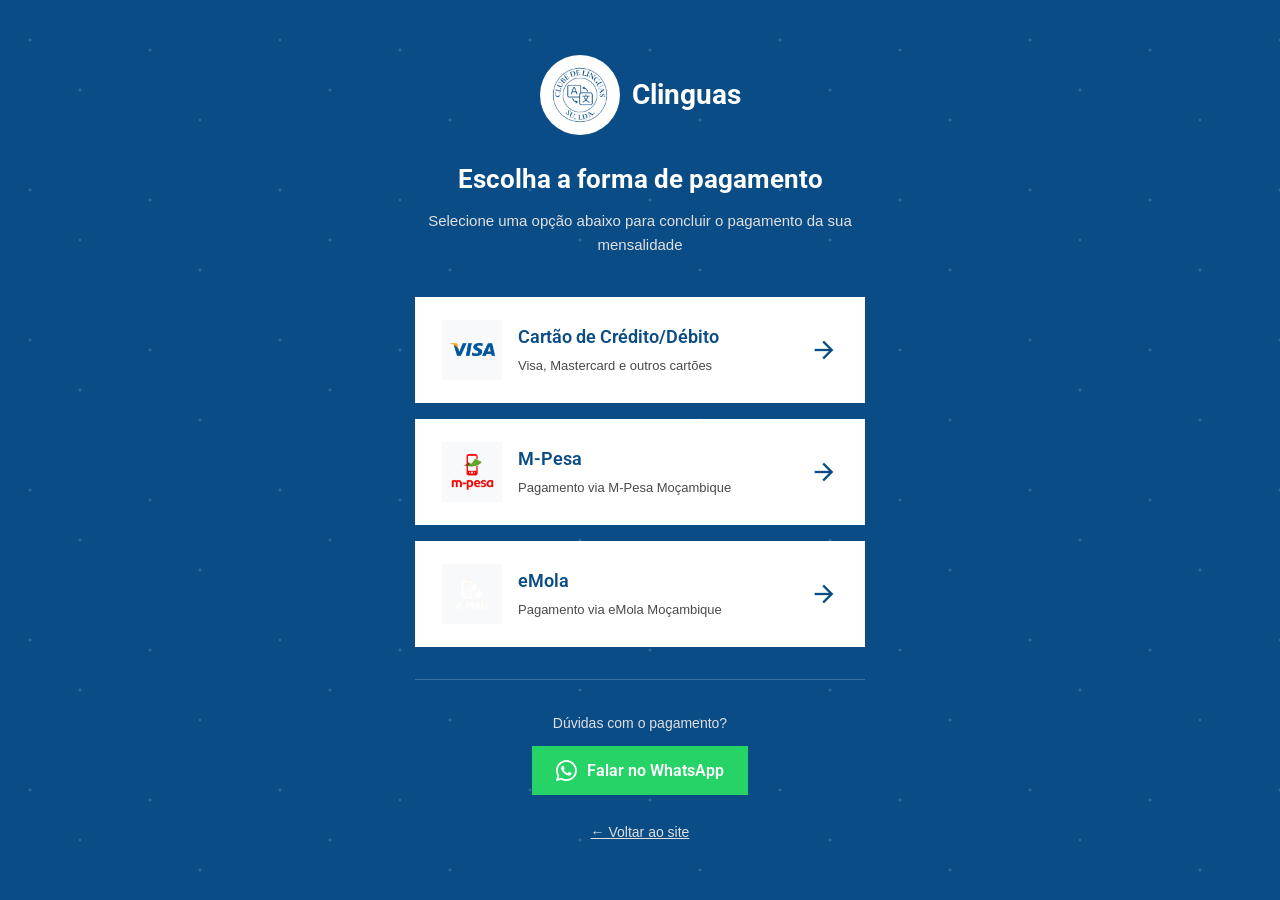
<file: pagamentos.html>
<!DOCTYPE html>
<html lang="pt-MZ">
<head>
    <meta charset="UTF-8">
    <meta name="viewport" content="width=device-width, initial-scale=1.0">
    <title>Clinguas — Escolha a forma de pagamento</title>
    <meta name="description" content="Escolha como prefere pagar a sua mensalidade: Cartão, M-Pesa ou eMola.">
    <meta name="robots" content="noindex">
    
    <!-- Fonts -->
    <link rel="preconnect" href="https://fonts.googleapis.com">
    <link rel="preconnect" href="https://fonts.gstatic.com" crossorigin>
    <link href="https://fonts.googleapis.com/css2?family=Roboto:wght@400;500;700&display=swap" rel="stylesheet">
    
    <!-- Material Icons -->
    <link href="https://fonts.googleapis.com/icon?family=Material+Icons" rel="stylesheet">
    
    <!-- Font Awesome -->
    <link rel="stylesheet" href="https://cdnjs.cloudflare.com/ajax/libs/font-awesome/6.5.1/css/all.min.css">
    
    <!-- Styles -->
    <link rel="stylesheet" href="css/style.css">
    
    <!-- Favicon -->
    <link rel="icon" type="image/png" href="oficial.png">
    
    <style>
        body {
            background-color: var(--bg-dark);
            min-height: 100vh;
            display: flex;
            flex-direction: column;
            align-items: center;
            justify-content: center;
            padding: 40px 20px;
            position: relative;
            overflow-x: hidden;
        }
        
        body::before {
            content: '';
            position: absolute;
            top: 0;
            left: 0;
            right: 0;
            bottom: 0;
            background-image: 
                radial-gradient(2px 2px at 30px 40px, #fff, rgba(0,0,0,0)),
                radial-gradient(2px 2px at 80px 90px, #fff, rgba(0,0,0,0)),
                radial-gradient(2px 2px at 150px 50px, #fff, rgba(0,0,0,0)),
                radial-gradient(2px 2px at 200px 120px, #fff, rgba(0,0,0,0));
            background-repeat: repeat;
            background-size: 250px 150px;
            opacity: 0.25;
            pointer-events: none;
        }
        
        .payment-container {
            position: relative;
            z-index: 1;
            width: 100%;
            max-width: 450px;
        }
        
        .payment-header {
            text-align: center;
            margin-bottom: 40px;
        }
        
        .payment-logo {
            display: flex;
            align-items: center;
            justify-content: center;
            gap: 12px;
            margin-bottom: 24px;
        }
        
        .payment-logo img {
            width: 80px;
            height: 80px;
            background-color: var(--bg-primary);
            border-radius: 50%;
            padding: 8px;
        }
        
        .payment-logo-text {
            font-family: 'Roboto', Arial, sans-serif;
            font-size: 28px;
            font-weight: 700;
            color: var(--text-light);
        }
        
        .payment-header h1 {
            font-family: 'Roboto', Arial, sans-serif;
            font-size: 26px;
            font-weight: 700;
            color: var(--text-light);
            margin-bottom: 8px;
        }
        
        .payment-header p {
            color: #e0e0e0;
            font-size: 15px;
        }
        
        .payment-options {
            display: flex;
            flex-direction: column;
            gap: 16px;
            margin-bottom: 32px;
        }
        
        .payment-option {
            background-color: var(--bg-primary);
            border: 3px solid transparent;
            padding: 20px 24px;
            display: flex;
            align-items: center;
            gap: 16px;
            transition: all 0.2s ease;
            cursor: pointer;
            text-decoration: none;
            color: var(--text-primary);
        }
        
        .payment-option:hover {
            border-color: var(--primary);
            box-shadow: 0 4px 16px rgba(0, 0, 0, 0.3);
            transform: translateX(4px);
        }
        
        .payment-icon {
            width: 60px;
            height: 60px;
            display: flex;
            align-items: center;
            justify-content: center;
            background-color: var(--bg-secondary);
            flex-shrink: 0;
        }
        
        .payment-icon img {
            max-width: 45px;
            max-height: 45px;
        }
        
        .payment-info {
            flex: 1;
        }
        
        .payment-name {
            font-family: 'Roboto', Arial, sans-serif;
            font-size: 18px;
            font-weight: 600;
            color: var(--primary);
            margin-bottom: 4px;
        }
        
        .payment-desc {
            font-size: 13px;
            color: var(--text-secondary);
        }
        
        .payment-arrow {
            color: var(--primary);
            font-size: 28px;
        }
        
        .whatsapp-section {
            text-align: center;
            padding-top: 32px;
            border-top: 1px solid rgba(255, 255, 255, 0.2);
        }
        
        .whatsapp-section p {
            color: #e0e0e0;
            margin-bottom: 12px;
            font-size: 14px;
        }
        
        .whatsapp-link {
            display: inline-flex;
            align-items: center;
            gap: 10px;
            background-color: #25D366;
            color: var(--text-light);
            padding: 12px 24px;
            font-weight: 600;
            font-family: 'Roboto', Arial, sans-serif;
            transition: all 0.2s ease;
            text-decoration: none;
        }
        
        .whatsapp-link:hover {
            background-color: #22c55e;
            box-shadow: 0 4px 12px rgba(37, 211, 102, 0.4);
        }
        
        .back-link {
            text-align: center;
            margin-top: 24px;
        }
        
        .back-link a {
            color: #e0e0e0;
            text-decoration: underline;
            font-size: 14px;
            transition: color 0.2s ease;
        }
        
        .back-link a:hover {
            color: var(--text-light);
        }
        
        @media (max-width: 480px) {
            .payment-logo-text {
                font-size: 24px;
            }
            
            .payment-header h1 {
                font-size: 22px;
            }
            
            .payment-option {
                padding: 16px;
            }
            
            .payment-icon {
                width: 50px;
                height: 50px;
            }
            
            .payment-icon img {
                max-width: 38px;
                max-height: 38px;
            }
        }
    </style>
</head>
<body>
    <div class="payment-container">
        <div class="payment-header">
            <div class="payment-logo">
                <img src="oficial.png" alt="Clinguas">
                <span class="payment-logo-text">Clinguas</span>
            </div>
            <h1>Escolha a forma de pagamento</h1>
            <p>Selecione uma opção abaixo para concluir o pagamento da sua mensalidade</p>
        </div>
        
        <div class="payment-options">
            <a class="payment-option" href="https://debitopay.com/l/aulas-de-ingles-online-pagar-c-1x0g" target="_blank" rel="noopener">
                <div class="payment-icon">
                    <img src="Visa_Inc._logo_(2005–2014).png" alt="Cartão Visa/Mastercard">
                </div>
                <div class="payment-info">
                    <div class="payment-name">Cartão de Crédito/Débito</div>
                    <div class="payment-desc">Visa, Mastercard e outros cartões</div>
                </div>
                <span class="material-icons payment-arrow">arrow_forward</span>
            </a>
            
            <a class="payment-option" href="https://debitopay.com/l/aulas-de-ingles-online-pagar-c-d8ht" target="_blank" rel="noopener">
                <div class="payment-icon">
                    <img src="M-pesa-logo.png" alt="M-Pesa">
                </div>
                <div class="payment-info">
                    <div class="payment-name">M-Pesa</div>
                    <div class="payment-desc">Pagamento via M-Pesa Moçambique</div>
                </div>
                <span class="material-icons payment-arrow">arrow_forward</span>
            </a>
            
            <a class="payment-option" href="https://checkout.payzeno.io/l/pl_wym1hoe5" target="_blank" rel="noopener">
                <div class="payment-icon">
                    <img src="emola.png" alt="eMola">
                </div>
                <div class="payment-info">
                    <div class="payment-name">eMola</div>
                    <div class="payment-desc">Pagamento via eMola Moçambique</div>
                </div>
                <span class="material-icons payment-arrow">arrow_forward</span>
            </a>
        </div>
        
        <div class="whatsapp-section">
            <p>Dúvidas com o pagamento?</p>
            <a href="https://wa.me/258846861051" target="_blank" rel="noopener" class="whatsapp-link">
                <i class="fab fa-whatsapp" style="font-size: 24px;"></i>
                <span>Falar no WhatsApp</span>
            </a>
        </div>
        
        <div class="back-link">
            <a href="index.html">← Voltar ao site</a>
        </div>
    </div>
    
    <script src="js/main.js"></script>
</body>
</html>
</file>
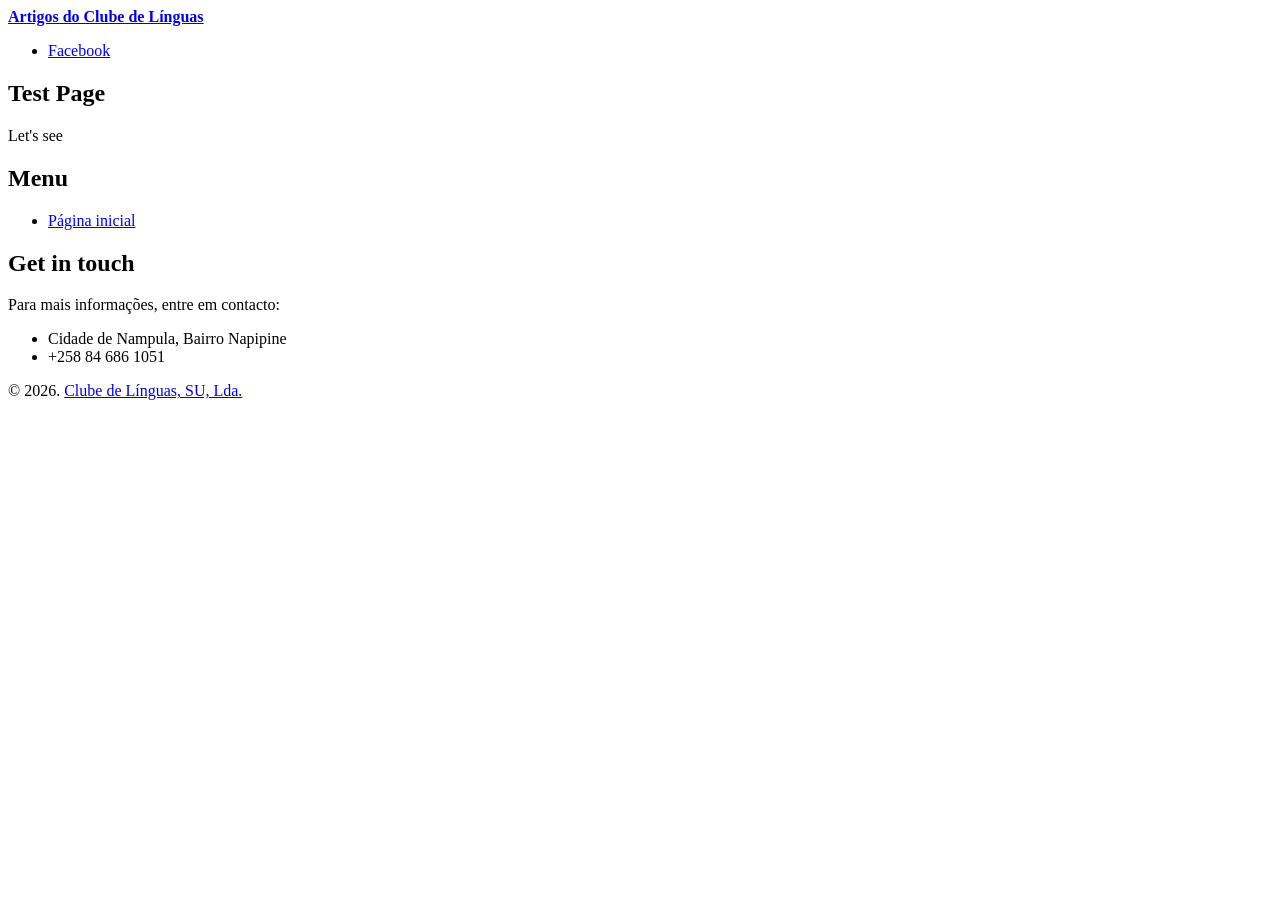
<file: artigos/test-page.html>
<!DOCTYPE html><html lang="pt"><head><meta charset="utf-8"><meta http-equiv="X-UA-Compatible" content="IE=edge"><meta name="viewport" content="width=device-width,initial-scale=1,user-scalable=no"><title>Test Page - Artigos do Clube de Línguas</title><meta name="description" content="Let&#x27;s see"><meta name="generator" content="Publii Open-Source CMS for Static Site"><link rel="canonical" href="https://clinguas.com/artigos/test-page.html"><link rel="alternate" type="application/atom+xml" href="https://clinguas.com/artigos/feed.xml" title="Artigos do Clube de Línguas - RSS"><link rel="alternate" type="application/json" href="https://clinguas.com/artigos/feed.json" title="Artigos do Clube de Línguas - JSON"><meta property="og:title" content="Test Page"><meta property="og:site_name" content="Artigos do Clube de Línguas"><meta property="og:description" content="Let&#x27;s see"><meta property="og:url" content="https://clinguas.com/artigos/test-page.html"><meta property="og:type" content="article"><link rel="stylesheet" href="https://clinguas.com/artigos/assets/css/fontawesome-all.min.css?v&#x3D;85514f933f9e0b82460af63f1a403fa5"><link rel="stylesheet" href="https://clinguas.com/artigos/assets/css/style.css?v&#x3D;4d806e68f114f2f853df749737f83210"><script type="application/ld+json">{"@context":"http://schema.org","@type":"Article","mainEntityOfPage":{"@type":"WebPage","@id":"https://clinguas.com/artigos/test-page.html"},"headline":"Test Page","datePublished":"2026-09-09T23:07+02:00","dateModified":"2026-09-09T23:07+02:00","description":"Let's see","author":{"@type":"Person","name":"Fidel Livino Pedro","url":"https://clinguas.com/artigos/authors/fidel-livino-pedro/"},"publisher":{"@type":"Organization","name":"Fidel Livino Pedro"}}</script><noscript><style>img[loading] {
                    opacity: 1;
                }</style></noscript></head><body class="is-preload page-template"><div id="wrapper"><div id="main"><div class="inner"><header id="header"><a class="logo" href="https://clinguas.com/artigos/"><strong>Artigos do Clube de Línguas</strong></a><ul class="icons"><li><a href="https://facebook.com/cludelinguasmz" class="icon brands fa-facebook-f"><span class="label">Facebook</span></a></li></ul></header><article class="post"><header class="main post__header"><h1>Test Page</h1></header><div class="post__inner post__entry"><p>Let's see</p></div></article></div></div><div id="sidebar"><div class="inner"><nav id="menu"><header class="major"><h2>Menu</h2></header><ul><li><a href="https://clinguas.com/artigos/https://clinguas.com/" title="Home" target="_self">Página inicial</a></li></ul></nav><section><header class="major"><h2>Get in touch</h2></header><p>Para mais informações, entre em contacto:</p><ul><li>Cidade de Nampula, Bairro Napipine</li><li>+258 84 686 1051 </li></ul></section><footer id="footer"><p class="copyright">© 2026. <a href="https://clinguas.com">Clube de Línguas, SU, Lda.</a><br><a href="https://html5up.net" target="_blank" rel="noopener"></a></p></footer></div></div></div><script src="https://clinguas.com/artigos/assets/js/jquery.min.js?v&#x3D;7c14a783dfeb3d238ccd3edd840d82ee"></script><script src="https://clinguas.com/artigos/assets/js/browser.min.js?v&#x3D;c07298dd19048a8a69ad97e754dfe8d0"></script><script src="https://clinguas.com/artigos/assets/js/breakpoints.min.js?v&#x3D;81a479eb099e3b187613943b085923b8"></script><script src="https://clinguas.com/artigos/assets/js/util.min.js?v&#x3D;cbdaf7c20ac2883c77ae23acfbabd47e"></script><script src="https://clinguas.com/artigos/assets/js/main.min.js?v&#x3D;08add7f6d435054ad38ec38d7cf8be40"></script><script>var images=document.querySelectorAll("img[loading]");for(var i=0;i<images.length;i++){if(images[i].complete){images[i].classList.add("is-loaded")}else{images[i].addEventListener("load",function(){this.classList.add("is-loaded")},false)}};</script></body></html>
</file>
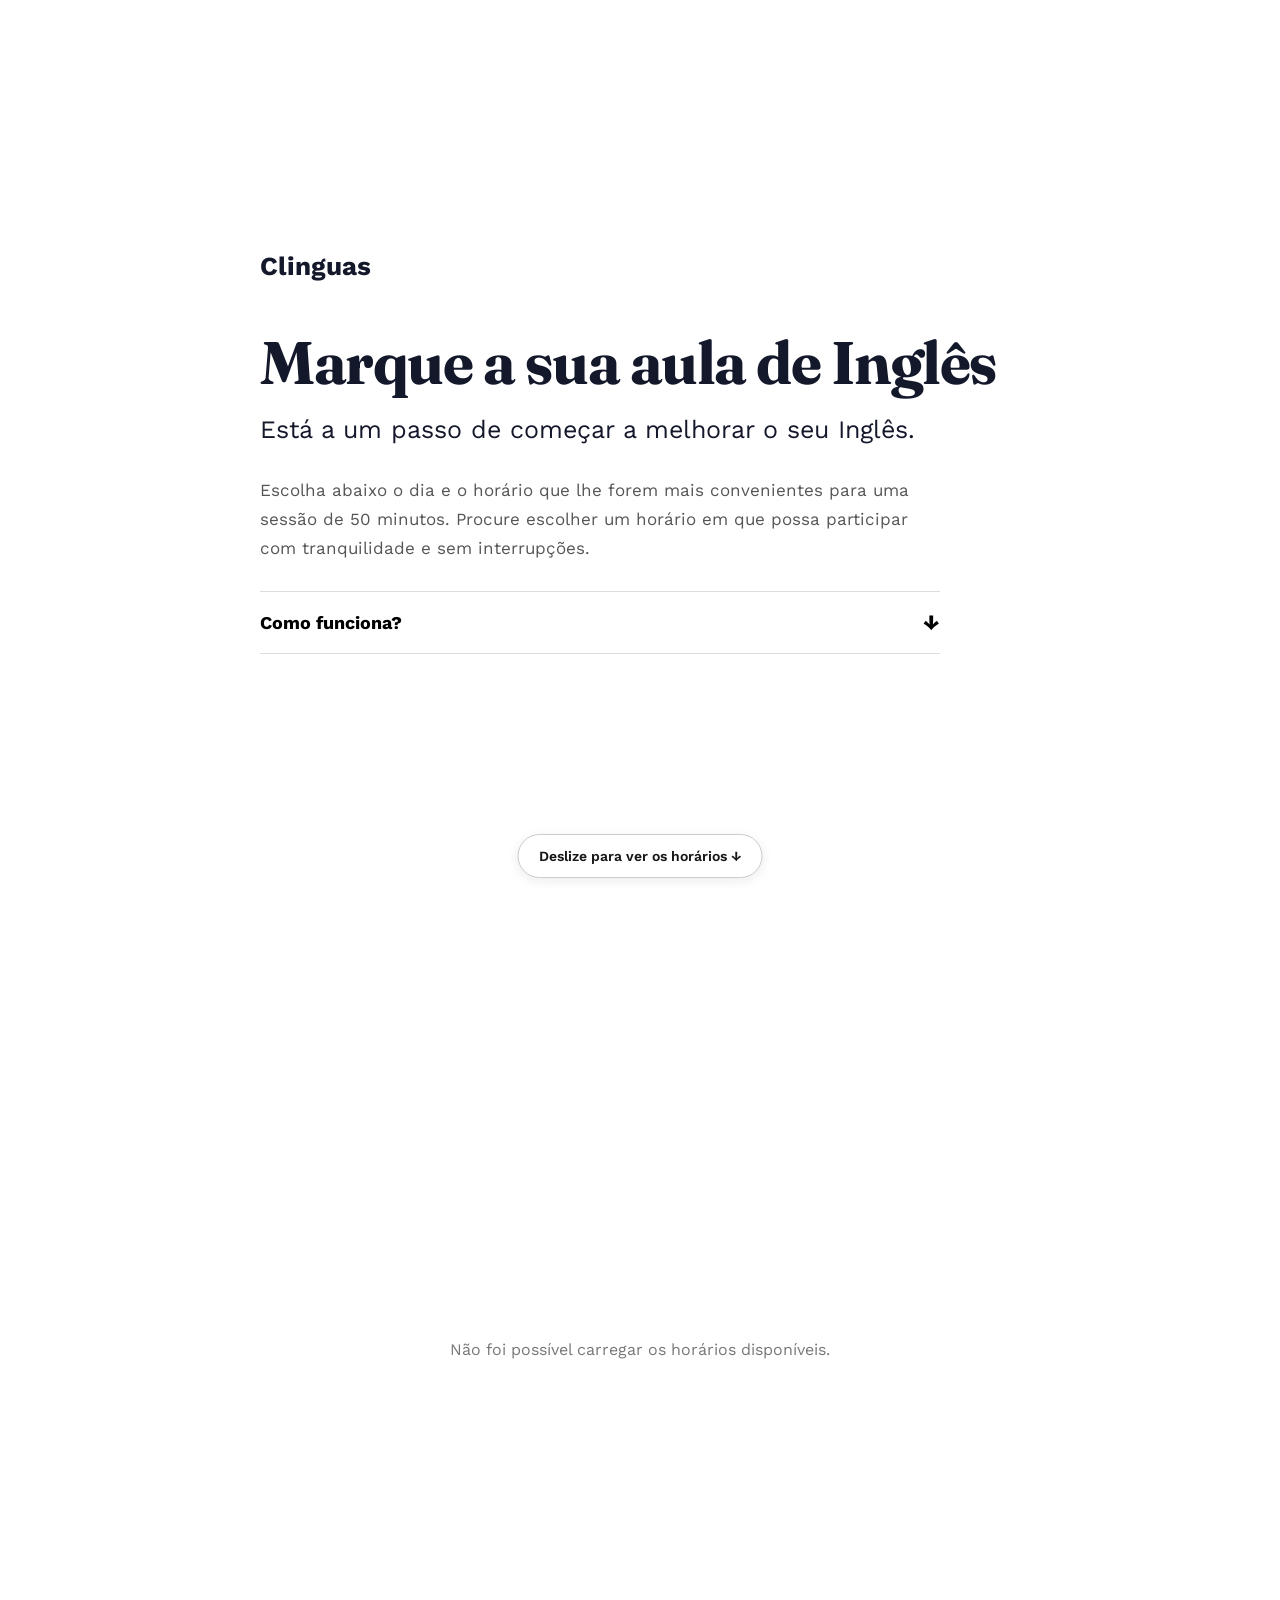
<file: marcar/new.html>
<!DOCTYPE html>
<html lang="pt-MZ">

<head>

  <script
    id="Cookiebot"
    src="https://consent.cookiebot.com/uc.js"
    data-cbid="b5c57fbb-2bbe-44b0-a400-328bf524b519"
    type="text/javascript">
  </script>

  <script data-cookieconsent="ignore">
    window.dataLayer = window.dataLayer || [];

    function gtag() {
      dataLayer.push(arguments);
    }

    gtag("consent", "default", {
      ad_personalization: "denied",
      ad_storage: "denied",
      ad_user_data: "denied",
      analytics_storage: "denied",
      functionality_storage: "denied",
      personalization_storage: "denied",
      security_storage: "granted",
      wait_for_update: 500
    });

    gtag("set", "ads_data_redaction", true);
    gtag("set", "url_passthrough", false);
  </script>


  <!-- Google tag (gtag.js) -->

  <script
    async
    src="https://www.googletagmanager.com/gtag/js?id=G-7XTE6ZRWM6">
  </script>

  <script>

    window.dataLayer = window.dataLayer || [];

    function gtag() {
      dataLayer.push(arguments);
    }

    gtag('js', new Date());

    gtag('config', 'G-7XTE6ZRWM6');

  </script>


  <meta charset="UTF-8">

  <meta
    name="viewport"
    content="width=device-width, initial-scale=1.0, maximum-scale=1.0, user-scalable=no">


  <!-- ============================================
       SEO BÁSICO
       ============================================ -->

  <title>Faça a sua marcação</title>

  <meta
    name="description"
    content="Faça a sua marcação da aula-teste gratuita.">

  <meta
    name="author"
    content="Clube de Línguas, SU, Lda.">

  <link
    rel="canonical"
    href="https://clinguas.com/marcar/">


  <!-- Idioma e região -->

  <meta
    http-equiv="content-language"
    content="pt-MZ">


  <meta
    name="robots"
    content="index, follow">


  <!-- ============================================
       APARÊNCIA MOBILE
       ============================================ -->

  <meta
    name="theme-color"
    content="#161B33">

  <meta
    name="apple-mobile-web-app-title"
    content="Clube de Línguas">

  <meta
    name="apple-mobile-web-app-capable"
    content="yes">

  <meta
    name="apple-mobile-web-app-status-bar-style"
    content="black-translucent">


  <!-- ============================================
       DADOS ESTRUTURADOS
       ============================================ -->

  <script type="application/ld+json">
  {
    "@context": "https://schema.org",
    "@type": "Course",
    "name": "Aulas de Inglês Online — Clube de Línguas",
    "description": "Curso de inglês online focado em comunicação prática, com turmas pequenas, horário flexível e progressão do nível 1 ao 6 (CEFR).",
    "provider": {
      "@type": "Organization",
      "name": "Clube de Línguas, SU, Lda.",
      "sameAs": "https://clinguas.com",
      "url": "https://clinguas.com",
      "logo": "https://clinguas.com/oficial.png"
    },
    "offers": {
      "@type": "Offer",
      "category": "Curso de Idiomas",
      "price": "1500",
      "priceCurrency": "MZN",
      "url": "https://clinguas.com"
    },
    "inLanguage": "pt",
    "image": "https://clinguas.com/oficial.png"
  }
  </script>


  <!-- Fonts -->

  <link
    rel="preconnect"
    href="https://fonts.googleapis.com">

  <link
    rel="preconnect"
    href="https://fonts.gstatic.com"
    crossorigin>

  <link
    href="https://fonts.googleapis.com/css2?family=Fraunces:opsz,wght@9..144,400;9..144,500;9..144,600;9..144,700&family=Work+Sans:wght@400;500;600;700&family=Space+Mono:wght@400;700&display=swap"
    rel="stylesheet">


  <!-- Favicon -->

  <link
    rel="icon"
    type="image/png"
    href="https://clinguas.com/oficial.png">

  <link
    rel="apple-touch-icon"
    href="https://clinguas.com/oficial.png">


  <!-- ============================================
       OPEN GRAPH
       ============================================ -->

  <meta
    property="og:type"
    content="website">

  <meta
    property="og:title"
    content="Clube de Línguas — Fale Inglês com Confiança no Trabalho">

  <meta
    property="og:description"
    content="4 aulas práticas por semana, no horário que você escolher — mesmo às 23h. Turmas pequenas, feedback em tempo real, desde 1500 MT/mês.">

  <meta
    property="og:image"
    content="https://clinguas.com/cover.png">

  <meta
    property="og:image:width"
    content="720">

  <meta
    property="og:image:height"
    content="720">

  <meta
    property="og:url"
    content="https://clinguas.com/marcar/">

  <meta
    property="og:locale"
    content="pt_MZ">

  <meta
    property="og:site_name"
    content="Clube de Línguas">


  <!-- Twitter/X -->

  <meta
    name="twitter:card"
    content="summary_large_image">

  <meta
    name="twitter:title"
    content="Clube de Línguas — Fale Inglês com Confiança no Trabalho">

  <meta
    name="twitter:description"
    content="4 aulas práticas por semana, no horário que você escolher — mesmo às 23h. Turmas pequenas, feedback em tempo real, desde 1500 MT/mês.">

  <meta
    name="twitter:image"
    content="https://clinguas.com/cover.png">


  <style>

    /* =====================================================
       DESIGN
       ===================================================== */

    :root {

      --navy: #161B33;
      --navy-light: #232A4D;
      --navy-line: #343C68;

      --cream: #F7F2E7;
      --cream-dim: #EDE6D6;

      --ink: #14182B;
      --muted: #9BA3C4;
      --muted-ink: #5B5F73;

      --amber: #E8A33D;
      --amber-dim: #6B5327;

      --teal: #52C4B0;

      --display: 'Fraunces', serif;
      --body: 'Work Sans', sans-serif;
      --mono: 'Space Mono', monospace;

    }


    * {
      box-sizing: border-box;
    }


    html {
      scroll-behavior: smooth;
      font-size: 16px;
    }


    body {

      margin: 0;

      font-family: var(--body);

      background: var(--cream);

      color: var(--ink);

      line-height: 1.55;

      -webkit-font-smoothing: antialiased;

    }


    button,
    input {
      font-family: inherit;
    }


    /* =====================================================
       INTRODUCTION
       ===================================================== */

    .intro-screen {

      min-height: 100vh;
      min-height: 100svh;

      display: flex;

      flex-direction: column;

      justify-content: center;

      padding: 40px 24px;

      background: white;

      position: relative;

      scroll-snap-align: start;

    }


    .intro-inner {

      width: 100%;

      max-width: 760px;

      margin: 0 auto;

    }


    .brand {

      font-size: 26px;

      font-weight: 700;

      margin-bottom: 45px;

    }


    .intro-screen h1 {

      font-family: var(--display);

      font-size: clamp(34px, 7vw, 60px);

      line-height: 1.05;

      margin: 0 0 18px;

      letter-spacing: -1.5px;

    }


    .intro-lead {

      font-size: clamp(19px, 3vw, 25px);

      line-height: 1.45;

      margin: 0 0 28px;

      max-width: 680px;

    }


    .intro-description {

      font-size: 17px;

      line-height: 1.7;

      color: #555;

      max-width: 680px;

      margin-bottom: 28px;

    }


    /* =====================================================
       COLLAPSIBLE
       ===================================================== */

    .info-box {

      border-top: 1px solid #ddd;

      border-bottom: 1px solid #ddd;

      max-width: 680px;

    }


    .info-toggle {

      width: 100%;

      padding: 18px 0;

      border: 0;

      background: transparent;

      display: flex;

      justify-content: space-between;

      align-items: center;

      font-size: 18px;

      font-weight: 700;

      cursor: pointer;

      text-align: left;

    }


    .info-arrow {

      font-size: 22px;

      transition: transform 0.2s ease;

    }


    .info-box.open .info-arrow {

      transform: rotate(180deg);

    }


    .info-content {

      display: none;

      padding: 0 0 25px;

      color: #555;

      line-height: 1.65;

    }


    .info-box.open .info-content {

      display: block;

    }


    .info-content h3 {

      color: #171717;

      font-size: 17px;

      margin: 20px 0 5px;

    }


    .info-content p {

      margin: 0 0 10px;

    }


    .info-content ol {

      margin-top: 5px;

      padding-left: 22px;

    }


    .info-content li {

      margin-bottom: 13px;

    }


    .start-text {

      margin-top: 25px;

      font-size: 17px;

      line-height: 1.6;

      font-weight: 600;

      color: #171717;

    }


    .footer-text {

      margin-top: 25px;

      color: #777;

      font-size: 14px;

    }


    /* =====================================================
       INTRO BUTTON
       ===================================================== */

    .scroll-button {

      position: absolute;

      bottom: 22px;

      left: 50%;

      transform: translateX(-50%);

      border: 1px solid #ccc;

      background: white;

      color: #171717;

      padding: 13px 20px;

      border-radius: 30px;

      font-size: 14px;

      font-weight: 600;

      cursor: pointer;

      box-shadow: 0 3px 12px rgba(0, 0, 0, 0.08);

      transition: 0.2s ease;

      z-index: 5;

      white-space: nowrap;

    }


    .scroll-button:active {

      transform: translateX(-50%) scale(0.97);

    }


    .sb-m {
      display: none;
    }


    /* =====================================================
       LOADING
       ===================================================== */

    #loading {

      min-height: 100vh;

      min-height: 100svh;

      display: flex;

      align-items: center;

      justify-content: center;

      color: #777;

      font-size: 16px;

      background: white;

      scroll-snap-align: start;

    }


    /* =====================================================
       DAY SCREENS
       ===================================================== */

    .day-screen {

      position: relative;

      min-height: 100vh;

      min-height: 100svh;

      display: flex;

      flex-direction: column;

      justify-content: center;

      padding: 60px 24px 100px;

      scroll-snap-align: start;

      background: var(--cream);

    }


    .day-inner {

      width: 100%;

      max-width: 760px;

      margin: 0 auto;

    }


    .day-label {

      font-size: 14px;

      text-transform: uppercase;

      letter-spacing: 1.5px;

      color: #777;

      margin-bottom: 12px;

    }


    .day-title {

      font-family: var(--display);

      font-size: clamp(32px, 7vw, 55px);

      line-height: 1.05;

      margin: 0 0 10px;

      letter-spacing: -1px;

    }


    .day-subtitle {

      color: #666;

      font-size: 17px;

      margin: 0 0 35px;

    }


    /* =====================================================
       TIME BUTTONS
       ===================================================== */

    .slots {

      display: grid;

      grid-template-columns: repeat(2, 1fr);

      gap: 12px;

    }


    .slot {

      min-height: 70px;

      border: 1px solid #ccc;

      border-radius: 10px;

      background: white;

      color: #171717;

      font-size: 20px;

      font-weight: 600;

      cursor: pointer;

      transition: 0.15s ease;

    }


    .slot:active {

      transform: scale(0.98);

    }


    .day-note {

      margin-top: 25px;

      color: #777;

      font-size: 14px;

      line-height: 1.5;

    }


    /* =====================================================
       DAY NAVIGATION
       ===================================================== */

    .day-navigation {

      position: absolute;

      bottom: 22px;

      left: 50%;

      transform: translateX(-50%);

      display: flex;

      gap: 10px;

      z-index: 5;

    }


    .day-nav-button {

      width: 48px;

      height: 48px;

      border-radius: 50%;

      border: 1px solid #ccc;

      background: white;

      color: #171717;

      font-size: 22px;

      font-weight: 600;

      cursor: pointer;

      box-shadow: 0 3px 12px rgba(0, 0, 0, 0.08);

      transition: 0.2s ease;

      display: flex;

      align-items: center;

      justify-content: center;

      padding: 0;

    }


    .day-nav-button:active {

      transform: scale(0.94);

    }


    .day-counter {

      display: none;

    }


    .ic-h {

      display: none;

    }


    #floatNav {

      display: none;

    }


    @media (hover: hover) {

      .scroll-button:hover,
      .slot:hover,
      .day-nav-button:hover {

        background: var(--navy);

        color: white;

        border-color: var(--navy);

      }

    }


    /* =====================================================
       BOOKING MODAL
       ===================================================== */

    .modal {

      display: none;

      position: fixed;

      z-index: 1000;

      inset: 0;

      background: rgba(0, 0, 0, 0.65);

      align-items: flex-end;

      justify-content: center;

    }


    .modal-content {

      width: 100%;

      max-width: 600px;

      max-height: 94vh;

      overflow-y: auto;

      background: white;

      border-radius: 20px 20px 0 0;

      padding: 28px 20px 32px;

      position: relative;

    }


    .close {

      position: absolute;

      top: 14px;

      right: 18px;

      font-size: 30px;

      color: #777;

      cursor: pointer;

      line-height: 1;

    }


    .modal-content h2 {

      margin: 0 40px 7px 0;

      font-size: 24px;

    }


    .modal-subtitle {

      color: #666;

      font-size: 15px;

      margin-bottom: 20px;

    }


    .selected-time {

      background: #f1f1f1;

      border-radius: 9px;

      padding: 14px;

      margin-bottom: 20px;

      font-weight: 600;

      line-height: 1.5;

    }


    /* =====================================================
       FORM
       ===================================================== */

    label {

      display: block;

      margin: 15px 0 6px;

      font-size: 16px;

      font-weight: 600;

    }


    input {

      width: 100%;

      height: 52px;

      padding: 10px 13px;

      border: 1px solid #ccc;

      border-radius: 8px;

      font-size: 17px;

      outline: none;

    }


    input:focus {

      border-color: var(--navy);

    }


    .submit-button {

      width: 100%;

      height: 54px;

      margin-top: 22px;

      border: 0;

      border-radius: 8px;

      background: var(--navy);

      color: white;

      font-size: 17px;

      font-weight: 600;

      cursor: pointer;

    }


    .submit-button:disabled {

      background: #999;

      cursor: not-allowed;

    }


    #bookingStatus {

      margin-top: 14px;

      font-size: 15px;

    }


    .error {

      color: #b00020;

    }


    /* =====================================================
       CONFIRMATION
       ===================================================== */

    #confirmation {

      display: none;

      min-height: 100vh;

      min-height: 100svh;

      padding: 40px 20px;

      background: white;

      text-align: center;

      align-items: center;

      justify-content: center;

      scroll-snap-align: start;

    }


    .confirmation-inner {

      width: 100%;

      max-width: 550px;

      margin: auto;

    }


    .success-icon {

      width: 58px;

      height: 58px;

      margin: 0 auto 18px;

      border-radius: 50%;

      background: #e8f7ed;

      color: #188544;

      display: flex;

      align-items: center;

      justify-content: center;

      font-size: 30px;

      font-weight: bold;

    }


    #confirmation h2 {

      font-family: var(--display);

      font-size: 30px;

      margin: 0 0 10px;

    }


    .confirmation-intro {

      color: #666;

      font-size: 17px;

      line-height: 1.5;

      margin-bottom: 25px;

    }


    .confirmation-details {

      background: #f5f5f5;

      border-radius: 10px;

      padding: 17px;

      text-align: left;

      margin-bottom: 22px;

    }


    .confirmation-details div {

      margin-bottom: 12px;

      line-height: 1.4;

    }


    .confirmation-details div:last-child {

      margin-bottom: 0;

    }


    .confirmation-details strong {

      display: block;

      font-size: 13px;

      color: #777;

      font-weight: 500;

    }


    .confirmation-details span {

      display: block;

      margin-top: 3px;

      font-size: 16px;

      font-weight: 600;

    }


    .whatsapp-button,
    .meet-link {

      display: block;

      width: 100%;

      min-height: 54px;

      padding: 16px;

      border-radius: 8px;

      text-decoration: none;

      font-size: 17px;

      font-weight: 600;

      text-align: center;

    }


    .whatsapp-button {

      background: #25D366;

      color: white;

    }


    .meet-link {

      margin-top: 10px;

      background: var(--navy);

      color: white;

    }


    /* =====================================================
       DESKTOP
       ===================================================== */

    @media (min-width: 700px) {

      .day-screen {

        padding: 70px 40px 110px;

      }


      .slots {

        grid-template-columns: repeat(4, 1fr);

      }


      .modal {

        align-items: center;

      }


      .modal-content {

        border-radius: 16px;

      }


      .day-navigation {

        display: none;

      }


      #floatNav {

        display: flex;

        flex-direction: column;

        gap: 12px;

        position: fixed;

        right: 32px;

        top: 50%;

        transform: translateY(-50%);

        z-index: 50;

        opacity: 0;

        visibility: hidden;

        transition:
          opacity 0.25s ease,
          visibility 0.25s ease;

      }


      #floatNav.visible {

        opacity: 1;

        visibility: visible;

      }


      #floatNav .day-nav-button {

        width: 56px;

        height: 56px;

        font-size: 24px;

      }

    }


    /* =====================================================
       MOBILE
       ===================================================== */

    @media (max-width: 699px) {

      html {

        scroll-behavior: auto;

      }


      body {

        scroll-snap-type: none;

      }


      #deck {

        display: flex;

        height: 100vh;

        height: 100svh;

        height: 100dvh;

        overflow-x: auto;

        overflow-y: hidden;

        scroll-snap-type: x mandatory;

        -webkit-overflow-scrolling: touch;

        overscroll-behavior-x: contain;

        scrollbar-width: none;

      }


      #deck::-webkit-scrollbar {

        display: none;

      }


      #bookingDays {

        display: contents;

      }


      #deck > .intro-screen,
      #deck > #loading,
      #bookingDays > .day-screen {

        flex: 0 0 100%;

        width: 100%;

        height: 100%;

        min-height: 0;

        scroll-snap-align: start;

        scroll-snap-stop: always;

      }


      .intro-screen {

        justify-content: flex-start;

        overflow-y: auto;

        padding:
          calc(28px + env(safe-area-inset-top))
          22px
          calc(18px + env(safe-area-inset-bottom));

      }


      .intro-inner {

        margin: auto;

      }


      .brand {

        font-size: 30px;

        margin-bottom: 7vh;

      }


      .intro-screen h1 {

        font-size: clamp(38px, 11vw, 52px);

      }


      .intro-lead {

        font-size: clamp(21px, 6vw, 25px);

      }


      .intro-description {

        font-size: 18px;

      }


      .info-toggle {

        font-size: 20px;

        padding: 20px 0;

      }


      .info-content {

        font-size: 17px;

      }


      .info-content h3 {

        font-size: 19px;

      }


      .scroll-button {

        position: sticky;

        bottom: 0;

        left: auto;

        transform: none;

        align-self: center;

        flex-shrink: 0;

        margin-top: 22px;

        width: 100%;

        max-width: 420px;

        padding: 18px 20px;

        font-size: 19px;

        border-radius: 40px;

      }


      .scroll-button:active {

        transform: scale(0.97);

      }


      .sb-d {

        display: none;

      }


      .sb-m {

        display: inline;

      }


      .day-screen {

        justify-content: flex-start;

        overflow-x: hidden;

        overflow-y: auto;

        -webkit-overflow-scrolling: touch;

        padding:
          calc(26px + env(safe-area-inset-top))
          20px
          0;

      }


      .day-inner {

        flex: 1 0 auto;

        max-width: none;

        margin: 0;

        display: flex;

        flex-direction: column;

      }


      .day-label {

        font-size: 15px;

        margin-bottom: 10px;

      }


      .day-title {

        font-size: clamp(38px, 11.5vw, 54px);

        text-transform: capitalize;

        margin-bottom: 8px;

      }


      .day-subtitle {

        font-size: 20px;

        margin-bottom: 20px;

      }


      .slots {

        flex: 1 0 auto;

        grid-template-columns: repeat(2, 1fr);

        grid-auto-rows: minmax(76px, 1fr);

        gap: 14px;

      }


      .slot {

        min-height: 0;

        height: 100%;

        max-height: 150px;

        align-self: center;

        font-size: clamp(26px, 8vw, 34px);

        border-radius: 16px;

      }


      .slot:last-child:nth-child(odd) {

        grid-column: 1 / -1;

      }


      .day-note {

        margin-top: 14px;

        font-size: 15px;

        text-align: center;

      }


      .day-navigation {

        position: sticky;

        bottom: 0;

        left: auto;

        transform: none;

        flex-shrink: 0;

        width: calc(100% + 40px);

        margin: 0 -20px;

        padding:
          12px
          20px
          calc(16px + env(safe-area-inset-bottom));

        background: var(--cream);

        justify-content: space-between;

        align-items: center;

        gap: 12px;

      }


      .day-nav-button {

        width: 68px;

        height: 68px;

        font-size: 32px;

      }


      .ic-v {

        display: none;

      }


      .ic-h {

        display: inline;

      }


      .day-counter {

        display: block;

        flex: 1;

        text-align: center;

        font-size: 18px;

        font-weight: 700;

        color: #555;

      }


      .modal {

        align-items: center;

      }


      .modal-content {

        width: 90%;

        max-height: 88vh;

        max-height: 88dvh;

        border-radius: 18px;

        padding: 28px 20px;

      }


      .modal-content h2 {

        font-size: 26px;

      }


      .selected-time {

        font-size: 18px;

      }


      input {

        height: 56px;

        font-size: 18px;

      }


      .submit-button {

        height: 60px;

        font-size: 19px;

      }

    }

  </style>

</head>


<body>


  <!-- =====================================================
       DECK
       ===================================================== -->

  <div id="deck">


    <!-- INTRODUCTION -->

    <section
      class="intro-screen"
      id="introduction">

      <div class="intro-inner">

        <div class="brand">
          Clinguas
        </div>


        <h1>
          Marque a sua aula de Inglês
        </h1>


        <p class="intro-lead">
          Está a um passo de começar a melhorar o seu Inglês.
        </p>


        <p class="intro-description">
          Escolha abaixo o dia e o horário que lhe forem mais
          convenientes para uma sessão de 50 minutos.
          Procure escolher um horário em que possa participar
          com tranquilidade e sem interrupções.
        </p>


        <div
          class="info-box"
          id="infoBox">

          <button
            type="button"
            class="info-toggle"
            onclick="toggleInfo()">

            <span>
              Como funciona?
            </span>

            <span class="info-arrow">
              ↓
            </span>

          </button>


          <div class="info-content">

            <h3>
              1. Escolha o melhor horário
            </h3>

            <p>
              Veja os horários disponíveis no calendário e
              seleccione aquele que melhor se adapta à sua rotina.
            </p>


            <h3>
              2. Preencha os seus dados
            </h3>

            <p>
              Introduza o seu nome, contacto e as informações
              solicitadas. Precisamos destes dados para confirmar
              a sua sessão e entrar em contacto consigo.
            </p>


            <h3>
              3. Confirme a marcação
            </h3>

            <p>
              Depois de concluir a marcação, receberá as
              instruções necessárias para participar na sessão.
            </p>


            <h3>
              4. Prepare-se para falar Inglês
            </h3>

            <p>
              A sessão tem duração de 50 minutos e é prática.
              Queremos conhecer o seu nível, perceber os seus
              objectivos e mostrar-lhe como funcionam as nossas aulas.
            </p>


            <h3>
              Antes da sessão
            </h3>

            <ol>

              <li>
                Reserve 50 minutos sem interrupções.
              </li>

              <li>
                Tenha uma boa ligação à Internet.
              </li>

              <li>
                Use, de preferência, auscultadores.
              </li>

              <li>
                Procure um local tranquilo.
              </li>

              <li>
                Entre na sessão alguns minutos antes da hora marcada.
              </li>

            </ol>


            <p>
              Não precisa de saber o seu nível de Inglês antes de
              marcar. Nós ajudamos a identificar o nível adequado
              e a indicar-lhe o melhor caminho para começar.
            </p>


            <p class="start-text">
              Escolha o seu horário e dê o primeiro passo para
              falar Inglês com mais confiança.
            </p>


            <div class="footer-text">
              Clube de Línguas — Inglês que cabe na sua rotina.
            </div>

          </div>

        </div>

      </div>


      <button
        type="button"
        class="scroll-button"
        onclick="scrollToFirstDay()">

        <span class="sb-d">
          Deslize para ver os horários ↓
        </span>

        <span class="sb-m">
          Ver horários →
        </span>

      </button>

    </section>


    <!-- BOOKING DAYS -->

    <div id="bookingDays"></div>


    <!-- LOADING -->

    <div id="loading">

      A carregar horários disponíveis...

    </div>

  </div>


  <!-- =====================================================
       BOOKING MODAL
       ===================================================== -->

  <div id="floatNav">

    <button
      type="button"
      class="day-nav-button"
      aria-label="Dia anterior"
      title="Dia anterior"
      onclick="floatNavigate(-1)">
      ↑
    </button>


    <button
      type="button"
      class="day-nav-button"
      aria-label="Dia seguinte"
      title="Dia seguinte"
      onclick="floatNavigate(1)">
      ↓
    </button>

  </div>


  <div
    id="bookingModal"
    class="modal">

    <div class="modal-content">

      <span
        class="close"
        onclick="closeModal()">

        &times;

      </span>


      <h2>
        Marcar aula de avaliação
      </h2>


      <div class="modal-subtitle">
        Introduza os seus dados para confirmar a marcação.
      </div>


      <div
        class="selected-time"
        id="selectedTime">
      </div>


      <form id="studentForm">

        <label for="studentName">
          Nome completo
        </label>

        <input
          type="text"
          id="studentName"
          required
          autocomplete="name"
          placeholder="O seu nome">


        <label for="studentEmail">
          Email
        </label>

        <input
          type="email"
          id="studentEmail"
          required
          autocomplete="email"
          placeholder="seu@email.com">


        <label for="studentWhatsapp">
          WhatsApp
        </label>

        <input
          type="tel"
          id="studentWhatsapp"
          required
          autocomplete="tel"
          placeholder="+258...">


        <button
          type="submit"
          class="submit-button"
          id="bookButton">

          Confirmar marcação

        </button>

      </form>


      <div id="bookingStatus"></div>

    </div>

  </div>


  <!-- =====================================================
       CONFIRMATION
       ===================================================== -->

  <div id="confirmation">

    <div class="confirmation-inner">

      <div class="success-icon">
        ✓
      </div>


      <h2>
        Marcação confirmada!
      </h2>


      <p class="confirmation-intro">
        A sua aula de avaliação foi marcada com sucesso.
      </p>


      <div class="confirmation-details">

        <div>
          <strong>Data</strong>
          <span id="confirmationDate"></span>
        </div>


        <div>
          <strong>Hora</strong>
          <span id="confirmationTime"></span>
        </div>


        <div>
          <strong>Professor</strong>
          <span id="confirmationTeacher"></span>
        </div>

      </div>


      <a
        id="whatsappLink"
        class="whatsapp-button"
        href="#"
        target="_blank"
        rel="noopener">

        Continuar no WhatsApp

      </a>


      <a
        id="meetLink"
        class="meet-link"
        href="#"
        target="_blank"
        rel="noopener"
        style="display:none;">

        Entrar no Google Meet

      </a>

    </div>

  </div>


  <script>

    /* =====================================================
       CONFIGURATION
       ===================================================== */

    /*
      IMPORTANT:

      Replace this with the URL of your deployed
      Google Apps Script Web App.

      Example:

      https://script.google.com/macros/s/XXXXXXXXXXXX/exec
    */

    const API_URL =
      "https://script.google.com/macros/s/AKfycbxt8c1Z6GuhFbNlMNvE3F25C4vS6-Owj3Zkv1Nh84Ya9AcMbVmcSKJUan9Oy951xjw-/exec";


    /* =====================================================
       GLOBAL STATE
       ===================================================== */

    let selectedSlot = null;

    let currentSectionId = "introduction";


    /* =====================================================
       COLLAPSIBLE INFORMATION
       ===================================================== */

    function toggleInfo() {

      document
        .getElementById("infoBox")
        .classList
        .toggle("open");

    }


    /* =====================================================
       NAVIGATION HELPER
       ===================================================== */

    function goTo(element) {

      if (!element) {
        return;
      }

      element.scrollIntoView({

        behavior: "smooth",

        block: "start",

        inline: "start"

      });

    }


    /* =====================================================
       LOAD BOOKABLE SLOTS
       ===================================================== */

    async function loadBookableSlots() {

      try {

        const response =
          await fetch(
            API_URL +
            "?action=getBookableSlots",
            {
              method: "GET",
              cache: "no-store"
            }
          );


        if (!response.ok) {

          throw new Error(
            "HTTP " + response.status
          );

        }


        const data =
          await response.json();


        if (!data.success) {

          throw new Error(
            data.error ||
            "Não foi possível carregar os horários."
          );

        }


        showSlots(
          data.slots || []
        );


      } catch (error) {

        showError(error);

      }

    }


    /* =====================================================
       SHOW SLOTS
       ===================================================== */

    function showSlots(slots) {

      document
        .getElementById("loading")
        .style.display = "none";


      const container =
        document.getElementById(
          "bookingDays"
        );


      if (!slots || slots.length === 0) {

        container.innerHTML =

          '<section class="day-screen">' +

          '<div class="day-inner">' +

          '<div class="day-label">' +
          'Horários' +
          '</div>' +

          '<h1 class="day-title">' +
          'Sem horários disponíveis' +
          '</h1>' +

          '<p class="day-subtitle">' +
          'Não existem horários disponíveis neste momento.' +
          '</p>' +

          '</div>' +

          '</section>';

        return;

      }


      /* ---------- GROUP BY DATE ---------- */

      const grouped = {};


      slots.forEach(function(slot) {

        const date =
          new Date(slot.start);


        const dateKey =
          date.toLocaleDateString(
            "en-CA",
            {
              timeZone: "Africa/Maputo"
            }
          );


        if (!grouped[dateKey]) {

          grouped[dateKey] = [];

        }


        grouped[dateKey].push(slot);

      });


      const dateKeys =
        Object.keys(grouped).sort();


      /* ---------- ONE SCREEN PER DAY ---------- */

      dateKeys.forEach(
        function(dateKey, index) {

          const date =
            new Date(
              dateKey +
              "T00:00:00"
            );


          const dayScreen =
            document.createElement(
              "section"
            );

          dayScreen.className =
            "day-screen";

          dayScreen.id =
            "day-" + dateKey;


          const inner =
            document.createElement(
              "div"
            );

          inner.className =
            "day-inner";


          const label =
            document.createElement(
              "div"
            );

          label.className =
            "day-label";

          label.textContent =
            "Escolha o horário";

          inner.appendChild(label);


          const heading =
            document.createElement(
              "h1"
            );

          heading.className =
            "day-title";

          heading.textContent =
            date.toLocaleDateString(
              "pt-PT",
              {
                weekday: "long",
                day: "numeric",
                month: "long"
              }
            );

          inner.appendChild(
            heading
          );


          const subtitle =
            document.createElement(
              "p"
            );

          subtitle.className =
            "day-subtitle";

          subtitle.textContent =
            "Sessão de 50 minutos";

          inner.appendChild(
            subtitle
          );


          const slotsContainer =
            document.createElement(
              "div"
            );

          slotsContainer.className =
            "slots";


          grouped[dateKey]

            .sort(
              function(a, b) {

                return (
                  new Date(a.start) -
                  new Date(b.start)
                );

              }
            )

            .forEach(
              function(slot) {

                const button =
                  document.createElement(
                    "button"
                  );

                button.type =
                  "button";

                button.className =
                  "slot";


                const time =
                  new Date(
                    slot.start
                  );


                button.textContent =
                  time.toLocaleTimeString(
                    "pt-PT",
                    {
                      timeZone:
                        "Africa/Maputo",

                      hour:
                        "2-digit",

                      minute:
                        "2-digit",

                      hour12:
                        false
                    }
                  );


                button.onclick =
                  function() {

                    selectSlot(
                      slot
                    );

                  };


                slotsContainer.appendChild(
                  button
                );

              }
            );


          inner.appendChild(
            slotsContainer
          );


          const note =
            document.createElement(
              "div"
            );

          note.className =
            "day-note";

          note.textContent =
            "Seleccione o horário que melhor se adapta à sua rotina.";

          inner.appendChild(
            note
          );


          dayScreen.appendChild(
            inner
          );


          /* ---------- DAY NAVIGATION ---------- */

          const navigation =
            document.createElement(
              "div"
            );

          navigation.className =
            "day-navigation";


          const previousButton =
            document.createElement(
              "button"
            );

          previousButton.type =
            "button";

          previousButton.className =
            "day-nav-button";

          previousButton.innerHTML =
            '<span class="ic-v">↑</span>' +
            '<span class="ic-h">←</span>';

          previousButton.setAttribute(
            "aria-label",
            "Dia anterior"
          );

          previousButton.title =
            "Dia anterior";

          previousButton.onclick =
            function() {

              navigateDay(
                dateKey,
                -1
              );

            };


          const counter =
            document.createElement(
              "div"
            );

          counter.className =
            "day-counter";

          counter.textContent =
            "Dia " +
            (index + 1) +
            " de " +
            dateKeys.length;


          const nextButton =
            document.createElement(
              "button"
            );

          nextButton.type =
            "button";

          nextButton.className =
            "day-nav-button";

          nextButton.innerHTML =
            '<span class="ic-v">↓</span>' +
            '<span class="ic-h">→</span>';

          nextButton.setAttribute(
            "aria-label",
            "Dia seguinte"
          );

          nextButton.title =
            "Dia seguinte";

          nextButton.onclick =
            function() {

              navigateDay(
                dateKey,
                1
              );

            };


          navigation.appendChild(
            previousButton
          );

          navigation.appendChild(
            counter
          );

          navigation.appendChild(
            nextButton
          );


          dayScreen.appendChild(
            navigation
          );


          container.appendChild(
            dayScreen
          );

        }
      );


      setupFloatNav();

    }


    /* =====================================================
       FLOATING DESKTOP NAVIGATION
       ===================================================== */

    function setupFloatNav() {

      if (
        !("IntersectionObserver" in window)
      ) {

        return;

      }


      const floatNav =
        document.getElementById(
          "floatNav"
        );


      const observer =
        new IntersectionObserver(

          function(entries) {

            entries.forEach(
              function(entry) {

                if (
                  entry.isIntersecting
                ) {

                  currentSectionId =
                    entry.target.id;

                }

              }
            );


            floatNav.classList.toggle(

              "visible",

              currentSectionId.indexOf(
                "day-"
              ) === 0

            );

          },

          {
            rootMargin:
              "-50% 0px -50% 0px",

            threshold: 0
          }

        );


      observer.observe(
        document.getElementById(
          "introduction"
        )
      );


      document
        .querySelectorAll(
          "#bookingDays .day-screen"
        )
        .forEach(
          function(day) {

            observer.observe(day);

          }
        );

    }


    function floatNavigate(direction) {

      if (
        currentSectionId.indexOf(
          "day-"
        ) !== 0
      ) {

        return;

      }


      navigateDay(
        currentSectionId.substring(4),
        direction
      );

    }


    /* =====================================================
       FIRST DAY
       ===================================================== */

    function scrollToFirstDay() {

      goTo(
        document.querySelector(
          "#bookingDays .day-screen"
        )
      );

    }


    /* =====================================================
       NAVIGATE BETWEEN DAYS
       ===================================================== */

    function navigateDay(
      currentDateKey,
      direction
    ) {

      const days =
        Array.from(
          document.querySelectorAll(
            "#bookingDays .day-screen"
          )
        );


      const currentIndex =
        days.findIndex(
          function(day) {

            return (
              day.id ===
              "day-" +
              currentDateKey
            );

          }
        );


      if (
        currentIndex === -1
      ) {

        return;

      }


      const targetIndex =
        currentIndex +
        direction;


      if (
        targetIndex < 0 ||
        targetIndex >= days.length
      ) {

        goTo(
          document.getElementById(
            "introduction"
          )
        );

        return;

      }


      goTo(
        days[targetIndex]
      );

    }


    /* =====================================================
       SELECT SLOT
       ===================================================== */

    function selectSlot(slot) {

      selectedSlot =
        slot;


      const date =
        new Date(
          slot.start
        );


      const dateText =
        date.toLocaleDateString(
          "pt-PT",
          {
            timeZone:
              "Africa/Maputo",

            weekday:
              "long",

            day:
              "numeric",

            month:
              "long",

            year:
              "numeric"
          }
        );


      const timeText =
        date.toLocaleTimeString(
          "pt-PT",
          {
            timeZone:
              "Africa/Maputo",

            hour:
              "2-digit",

            minute:
              "2-digit",

            hour12:
              false
          }
        );


      document
        .getElementById(
          "selectedTime"
        )
        .textContent =
        dateText +
        " às " +
        timeText;


      document
        .getElementById(
          "bookingModal"
        )
        .style.display =
        "flex";


      document
        .getElementById(
          "bookingStatus"
        )
        .textContent =
        "";


      document
        .getElementById(
          "bookingStatus"
        )
        .className =
        "";


      document
        .getElementById(
          "studentName"
        )
        .focus();

    }


    /* =====================================================
       CLOSE MODAL
       ===================================================== */

    function closeModal() {

      document
        .getElementById(
          "bookingModal"
        )
        .style.display =
        "none";

    }


    document
      .getElementById(
        "bookingModal"
      )
      .addEventListener(
        "click",
        function(event) {

          if (
            event.target ===
            document.getElementById(
              "bookingModal"
            )
          ) {

            closeModal();

          }

        }
      );


    /* =====================================================
       BOOKING FORM
       ===================================================== */

    document
      .getElementById(
        "studentForm"
      )
      .addEventListener(
        "submit",
        async function(event) {

          event.preventDefault();


          if (!selectedSlot) {

            showBookingError(
              "Seleccione primeiro um horário."
            );

            return;

          }


          const studentName =
            document
              .getElementById(
                "studentName"
              )
              .value
              .trim();


          const studentEmail =
            document
              .getElementById(
                "studentEmail"
              )
              .value
              .trim();


          const studentWhatsapp =
            document
              .getElementById(
                "studentWhatsapp"
              )
              .value
              .trim();


          if (
            !studentName ||
            !studentEmail ||
            !studentWhatsapp
          ) {

            showBookingError(
              "Preencha todos os campos."
            );

            return;

          }


          const button =
            document.getElementById(
              "bookButton"
            );


          button.disabled =
            true;

          button.textContent =
            "A marcar...";


          document
            .getElementById(
              "bookingStatus"
            )
            .className =
            "";


          document
            .getElementById(
              "bookingStatus"
            )
            .textContent =
            "Por favor aguarde...";


          try {

            const response =
              await fetch(
                API_URL,
                {
                  method:
                    "POST",

                  headers: {
                    "Content-Type":
                      "text/plain;charset=utf-8"
                  },

                  body:
                    JSON.stringify({

                      action:
                        "bookDemoSlot",

                      slotId:
                        selectedSlot.slotId,

                      studentName:
                        studentName,

                      studentEmail:
                        studentEmail,

                      studentWhatsapp:
                        studentWhatsapp

                    })
                }
              );


            if (!response.ok) {

              throw new Error(
                "HTTP " +
                response.status
              );

            }


            const result =
              await response.json();


            if (!result.success) {

              throw new Error(
                result.error ||
                "Não foi possível concluir a marcação."
              );

            }


            bookingSuccess(
              result
            );


          } catch (error) {

            bookingFailure(
              error
            );

          }

        }
      );


    /* =====================================================
       BOOKING SUCCESS
       ===================================================== */

    function bookingSuccess(result) {

      const studentName =
        document
          .getElementById(
            "studentName"
          )
          .value
          .trim();


      const start =
        new Date(
          result.start
        );


      const dateText =
        start.toLocaleDateString(
          "pt-PT",
          {
            timeZone:
              "Africa/Maputo",

            weekday:
              "long",

            day:
              "numeric",

            month:
              "long",

            year:
              "numeric"
          }
        );


      const timeText =
        start.toLocaleTimeString(
          "pt-PT",
          {
            timeZone:
              "Africa/Maputo",

            hour:
              "2-digit",

            minute:
              "2-digit",

            hour12:
              false
          }
        );


      document
        .getElementById(
          "bookingModal"
        )
        .style.display =
        "none";


      document
        .getElementById(
          "deck"
        )
        .style.display =
        "none";


      document
        .getElementById(
          "floatNav"
        )
        .style.display =
        "none";


      document
        .getElementById(
          "confirmation"
        )
        .style.display =
        "flex";


      document
        .getElementById(
          "confirmationDate"
        )
        .textContent =
        dateText;


      document
        .getElementById(
          "confirmationTime"
        )
        .textContent =
        timeText;


      document
        .getElementById(
          "confirmationTeacher"
        )
        .textContent =
        result.teacherName;


      /* ---------- WHATSAPP ---------- */

      const whatsappMessage =
        "Olá! Eu sou " +
        studentName +
        ". Agendei uma aula de avaliação para o dia " +
        dateText +
        " às " +
        timeText +
        ". Professor " +
        result.teacherName;


      document
        .getElementById(
          "whatsappLink"
        )
        .href =
        "https://wa.me/258846861051?text=" +
        encodeURIComponent(
          whatsappMessage
        );


      /* ---------- GOOGLE MEET ---------- */

      if (
        result.meetLink
      ) {

        const meetLink =
          document.getElementById(
            "meetLink"
          );


        meetLink.href =
          result.meetLink;


        meetLink.style.display =
          "block";

      }

    }


    /* =====================================================
       BOOKING FAILURE
       ===================================================== */

    function bookingFailure(error) {

      const button =
        document.getElementById(
          "bookButton"
        );


      button.disabled =
        false;


      button.textContent =
        "Confirmar marcação";


      showBookingError(

        error &&
        error.message

          ? error.message

          : "Não foi possível concluir a marcação. Escolha outro horário."

      );

    }


    /* =====================================================
       BOOKING ERROR
       ===================================================== */

    function showBookingError(message) {

      const status =
        document.getElementById(
          "bookingStatus"
        );


      status.className =
        "error";


      status.textContent =
        message;

    }


    /* =====================================================
       INITIAL LOAD ERROR
       ===================================================== */

    function showError(error) {

      document
        .getElementById(
          "loading"
        )
        .textContent =
        "Não foi possível carregar os horários disponíveis.";


      console.error(
        error
      );

    }


    /* =====================================================
       START
       ===================================================== */

    loadBookableSlots();

  </script>

</body>

</html>
</file>
<file: css/style.css>
:root {
    --primary: #0a4c86;
    --primary-dark: #083a66;
    --primary-light: #4678a4;
    --accent: #5a9fd4;
    --bg-primary: #ffffff;
    --bg-secondary: #f8f9fa;
    --bg-dark: #0a4c86;
    --text-primary: #1a1a1a;
    --text-secondary: #4a4a4a;
    --text-light: #ffffff;
    --text-muted: #6c757d;
    --border-color: #e0e0e0;
    --success: #28a745;
    --shadow: 0 2px 8px rgba(10, 76, 134, 0.1);
    --shadow-hover: 0 4px 16px rgba(10, 76, 134, 0.2);
}

* {
    margin: 0;
    padding: 0;
    box-sizing: border-box;
}

html {
    scroll-behavior: smooth;
}

body {
    font-family: Arial, 'Roboto', -apple-system, BlinkMacSystemFont, 'Segoe UI', sans-serif;
    background-color: var(--bg-primary);
    color: var(--text-primary);
    line-height: 1.6;
    -webkit-font-smoothing: antialiased;
}

img, svg {
    max-width: 100%;
    height: auto;
    display: block;
}

a {
    text-decoration: none;
    color: inherit;
}

ul {
    list-style: none;
}

.container {
    max-width: 1200px;
    margin: 0 auto;
    padding: 0 24px;
}

/* Header */
header {
    background-color: var(--bg-primary);
    box-shadow: var(--shadow);
    position: sticky;
    top: 0;
    z-index: 1000;
    border-bottom: 3px solid var(--primary);
}

nav {
    display: flex;
    align-items: center;
    justify-content: space-between;
    padding: 16px 0;
    flex-wrap: wrap;
    gap: 16px;
}

.logo {
    display: flex;
    align-items: center;
    gap: 12px;
    font-size: 24px;
    font-weight: 700;
    color: var(--primary);
    font-family: 'Roboto', Arial, sans-serif;
}

.logo img {
    width: 60px;
    height: 60px;
}

.logo-text {
    display: flex;
    flex-direction: column;
    line-height: 1.2;
}

.logo-subtitle {
    font-size: 12px;
    font-weight: 400;
    color: var(--text-secondary);
}

.nav-links {
    display: flex;
    gap: 32px;
    align-items: center;
    flex-wrap: wrap;
}

.nav-links a {
    color: var(--text-primary);
    font-weight: 500;
    font-size: 15px;
    transition: color 0.2s ease;
    position: relative;
}

.nav-links a:hover {
    color: var(--primary);
}

.nav-links a::after {
    content: '';
    position: absolute;
    bottom: -4px;
    left: 0;
    width: 0;
    height: 2px;
    background-color: var(--primary);
    transition: width 0.2s ease;
}

.nav-links a:hover::after {
    width: 100%;
}

.btn {
    display: inline-flex;
    align-items: center;
    gap: 8px;
    padding: 12px 28px;
    font-family: 'Roboto', Arial, sans-serif;
    font-size: 15px;
    font-weight: 600;
    border: none;
    cursor: pointer;
    transition: all 0.2s ease;
    text-decoration: none;
}

.btn-primary {
    background-color: var(--primary);
    color: var(--text-light);
}

.btn-primary:hover {
    background-color: var(--primary-dark);
    box-shadow: var(--shadow-hover);
    transform: translateY(-2px);
}

.btn-secondary {
    background-color: transparent;
    color: var(--primary);
    border: 2px solid var(--primary);
}

.btn-secondary:hover {
    background-color: var(--primary);
    color: var(--text-light);
}

.btn-white {
    background-color: var(--bg-primary);
    color: var(--primary);
}

.btn-white:hover {
    background-color: var(--bg-secondary);
    box-shadow: var(--shadow-hover);
}

/* Hero Section */
.hero {
    background-color: var(--bg-dark);
    color: var(--text-light);
    padding: 80px 0;
    position: relative;
    overflow: hidden;
}

.hero::before {
    content: '';
    position: absolute;
    top: 0;
    left: 0;
    right: 0;
    bottom: 0;
    background-image: 
        radial-gradient(2px 2px at 20px 30px, #eee, rgba(0,0,0,0)),
        radial-gradient(2px 2px at 40px 70px, #fff, rgba(0,0,0,0)),
        radial-gradient(2px 2px at 90px 40px, #fff, rgba(0,0,0,0)),
        radial-gradient(2px 2px at 130px 80px, #fff, rgba(0,0,0,0));
    background-repeat: repeat;
    background-size: 150px 100px;
    opacity: 0.3;
    pointer-events: none;
}

.hero-content {
    position: relative;
    z-index: 1;
    display: grid;
    grid-template-columns: 1.2fr 0.8fr;
    gap: 60px;
    align-items: center;
}

.hero-text h1 {
    font-family: 'Roboto', Arial, sans-serif;
    font-size: 48px;
    font-weight: 700;
    line-height: 1.2;
    margin-bottom: 24px;
}

.hero-text .highlight {
    color: #7fb3e6;
}

.hero-text p {
    font-size: 18px;
    margin-bottom: 24px;
    color: #e0e0e0;
    line-height: 1.8;
}

.hero-prices {
    font-size: 16px;
    margin-bottom: 16px;
    color: var(--text-light);
    font-family: 'Roboto', Arial, sans-serif;
}

.hero-note {
    font-size: 14px;
    margin-bottom: 32px;
    color: #b0d4f1;
}

.hero-buttons {
    display: flex;
    gap: 16px;
    flex-wrap: wrap;
    margin-bottom: 24px;
}

.hero-info {
    display: flex;
    align-items: center;
    gap: 12px;
    color: #e0e0e0;
    font-size: 14px;
}

.hero-info i {
    color: #25D366;
}

.hero-card {
    background-color: rgba(255, 255, 255, 0.1);
    backdrop-filter: blur(10px);
    padding: 32px;
    border: 2px solid rgba(255, 255, 255, 0.2);
    text-align: center;
}

.hero-card h3 {
    font-family: 'Roboto', Arial, sans-serif;
    font-size: 22px;
    margin-bottom: 16px;
    display: flex;
    align-items: center;
    justify-content: center;
    gap: 8px;
}

.hero-card .time {
    font-size: 42px;
    font-weight: 700;
    color: #7fb3e6;
    margin: 16px 0;
    font-family: 'Roboto', Arial, sans-serif;
}

.hero-card p {
    color: #e0e0e0;
    font-size: 15px;
}

/* Section Styles */
section {
    padding: 80px 0;
}

.section-header {
    text-align: center;
    max-width: 800px;
    margin: 0 auto 60px;
}

.section-header h2 {
    font-family: 'Roboto', Arial, sans-serif;
    font-size: 36px;
    font-weight: 700;
    color: var(--primary);
    margin-bottom: 16px;
    line-height: 1.3;
}

.section-header p {
    font-size: 17px;
    color: var(--text-secondary);
}

.bg-secondary {
    background-color: var(--bg-secondary);
}

/* Problem Section */
.problem-grid {
    display: grid;
    grid-template-columns: repeat(2, 1fr);
    gap: 24px;
}

.problem-card {
    background-color: var(--bg-primary);
    padding: 28px;
    border-left: 4px solid var(--primary);
    box-shadow: var(--shadow);
    display: flex;
    gap: 16px;
    transition: transform 0.2s ease, box-shadow 0.2s ease;
}

.problem-card:hover {
    transform: translateX(4px);
    box-shadow: var(--shadow-hover);
}

.problem-card i {
    color: var(--primary);
    font-size: 24px;
    flex-shrink: 0;
}

.problem-card p {
    color: var(--text-primary);
    font-size: 15px;
}

/* Features Section */
.features-grid {
    display: grid;
    grid-template-columns: repeat(4, 1fr);
    gap: 32px;
}

.feature-card {
    text-align: center;
    padding: 32px 24px;
    background-color: var(--bg-primary);
    box-shadow: var(--shadow);
    transition: transform 0.2s ease, box-shadow 0.2s ease;
}

.feature-card:hover {
    transform: translateY(-4px);
    box-shadow: var(--shadow-hover);
}

.feature-icon {
    width: 70px;
    height: 70px;
    background-color: var(--primary);
    color: var(--text-light);
    border-radius: 50%;
    display: flex;
    align-items: center;
    justify-content: center;
    margin: 0 auto 20px;
    font-size: 32px;
}

.feature-card h3 {
    font-family: 'Roboto', Arial, sans-serif;
    font-size: 18px;
    font-weight: 600;
    margin-bottom: 12px;
    color: var(--primary);
}

.feature-card p {
    color: var(--text-secondary);
    font-size: 14px;
}

/* Steps Section */
.steps-grid {
    display: grid;
    grid-template-columns: repeat(5, 1fr);
    gap: 20px;
}

.step-card {
    background-color: var(--bg-primary);
    padding: 24px 20px;
    text-align: center;
    box-shadow: var(--shadow);
    position: relative;
}

.step-number {
    width: 40px;
    height: 40px;
    background-color: var(--primary);
    color: var(--text-light);
    border-radius: 50%;
    display: flex;
    align-items: center;
    justify-content: center;
    margin: 0 auto 16px;
    font-weight: 700;
    font-size: 18px;
    font-family: 'Roboto', Arial, sans-serif;
}

.step-card h4 {
    font-family: 'Roboto', Arial, sans-serif;
    font-size: 16px;
    font-weight: 600;
    margin-bottom: 8px;
    color: var(--primary);
}

.step-card p {
    font-size: 13px;
    color: var(--text-secondary);
}

/* Pricing Section */
.pricing-grid {
    display: grid;
    grid-template-columns: repeat(2, 1fr);
    gap: 32px;
    margin-bottom: 32px;
}

.price-card {
    background-color: var(--bg-primary);
    box-shadow: var(--shadow);
    padding: 40px;
    position: relative;
    display: flex;
    flex-direction: column;
}

.price-card.featured {
    border: 3px solid var(--primary);
}

.plan-label {
    position: absolute;
    top: -16px;
    left: 50%;
    transform: translateX(-50%);
    background-color: var(--primary);
    color: var(--text-light);
    padding: 8px 24px;
    font-weight: 600;
    font-family: 'Roboto', Arial, sans-serif;
}

.price-card h3 {
    font-family: 'Roboto', Arial, sans-serif;
    font-size: 28px;
    font-weight: 700;
    color: var(--primary);
    margin-bottom: 8px;
}

.plan-description {
    color: var(--text-secondary);
    margin-bottom: 16px;
    font-size: 15px;
}

.price-amount {
    font-size: 42px;
    font-weight: 700;
    color: var(--primary);
    font-family: 'Roboto', Arial, sans-serif;
    margin-bottom: 8px;
}

.price-amount span {
    font-size: 18px;
    font-weight: 400;
    color: var(--text-secondary);
}

.no-fee {
    color: var(--text-secondary);
    margin-bottom: 32px;
    font-size: 14px;
}

.price-list {
    margin-bottom: 32px;
    flex: 1;
}

.price-list li {
    display: flex;
    align-items: flex-start;
    gap: 12px;
    padding: 10px 0;
    color: var(--text-primary);
    font-size: 15px;
}

.price-list li i {
    color: var(--success);
    font-size: 20px;
    flex-shrink: 0;
}

.pricing-footnote {
    text-align: center;
    color: var(--text-secondary);
    max-width: 700px;
    margin: 0 auto;
}

/* About Section */
.about-grid {
    display: grid;
    grid-template-columns: 300px 1fr;
    gap: 48px;
    align-items: center;
    background-color: var(--bg-primary);
    padding: 48px;
    box-shadow: var(--shadow);
}

.about-image {
    width: 300px;
    height: 300px;
    overflow: hidden;
    border: 4px solid var(--primary);
}

.about-image img {
    width: 100%;
    height: 100%;
    object-fit: cover;
}

.about-content h3 {
    font-family: 'Roboto', Arial, sans-serif;
    font-size: 28px;
    font-weight: 700;
    color: var(--primary);
    margin-bottom: 8px;
}

.about-content .role {
    color: var(--text-secondary);
    font-size: 16px;
    margin-bottom: 20px;
    font-weight: 500;
}

.about-content p {
    color: var(--text-primary);
    margin-bottom: 16px;
    font-size: 15px;
}

.tags {
    display: flex;
    flex-wrap: wrap;
    gap: 10px;
    margin-top: 24px;
}

.tag {
    background-color: var(--primary);
    color: var(--text-light);
    padding: 6px 16px;
    font-size: 13px;
    font-weight: 500;
}

/* Testimonials */
.testimonials-grid {
    display: grid;
    grid-template-columns: repeat(3, 1fr);
    gap: 24px;
}

.testimonial-card {
    background-color: var(--bg-primary);
    padding: 32px;
    box-shadow: var(--shadow);
    position: relative;
}

.testimonial-card::before {
    content: '"';
    position: absolute;
    top: 16px;
    left: 24px;
    font-size: 48px;
    color: var(--primary);
    font-family: Georgia, serif;
    line-height: 1;
    opacity: 0.3;
}

.testimonial-card p {
    color: var(--text-primary);
    font-style: italic;
    margin-bottom: 20px;
    margin-top: 32px;
    font-size: 15px;
}

.testimonial-author {
    font-weight: 600;
    color: var(--primary);
    font-size: 14px;
}

.testimonial-role {
    color: var(--text-secondary);
    font-size: 13px;
}

/* VSL Section */
.vsl-section {
    text-align: center;
}

.vsl-intro {
    color: var(--text-secondary);
    font-size: 17px;
    margin-bottom: 40px;
    max-width: 700px;
    margin-left: auto;
    margin-right: auto;
}

.vsl-video {
    max-width: 900px;
    margin: 0 auto;
    box-shadow: var(--shadow-hover);
}

.vsl-video iframe {
    width: 100%;
    height: 500px;
    border: none;
}

/* Letter Section */
.letter {
    background-color: var(--bg-secondary);
}

.letter-content {
    max-width: 800px;
    margin: 0 auto;
    background-color: var(--bg-primary);
    padding: 48px;
    box-shadow: var(--shadow);
}

.letter-content h2 {
    font-family: 'Roboto', Arial, sans-serif;
    font-size: 32px;
    font-weight: 700;
    color: var(--primary);
    margin-bottom: 24px;
    line-height: 1.3;
}

.letter-content p {
    color: var(--text-primary);
    margin-bottom: 16px;
    font-size: 15px;
}

.letter-sign {
    font-family: 'Roboto', Arial, sans-serif;
    font-style: italic;
    font-size: 18px;
    color: var(--primary);
    margin-top: 24px;
    font-weight: 600;
}

/* FAQ Section */
.faq-item {
    background-color: var(--bg-primary);
    margin-bottom: 16px;
    box-shadow: var(--shadow);
    overflow: hidden;
}

.faq-item summary {
    padding: 20px 24px;
    cursor: pointer;
    font-weight: 600;
    font-size: 16px;
    color: var(--primary);
    font-family: 'Roboto', Arial, sans-serif;
    display: flex;
    justify-content: space-between;
    align-items: center;
    list-style: none;
}

.faq-item summary::-webkit-details-marker {
    display: none;
}

.faq-item summary::after {
    content: '+';
    font-size: 24px;
    color: var(--primary);
    font-weight: 400;
}

.faq-item[open] summary::after {
    content: '-';
}

.faq-item p {
    padding: 0 24px 20px;
    color: var(--text-secondary);
    font-size: 15px;
}

/* CTA Section */
.cta {
    background-color: var(--bg-dark);
    color: var(--text-light);
    text-align: center;
    position: relative;
    overflow: hidden;
}

.cta::before {
    content: '';
    position: absolute;
    top: 0;
    left: 0;
    right: 0;
    bottom: 0;
    background-image: 
        radial-gradient(2px 2px at 50px 50px, #eee, rgba(0,0,0,0)),
        radial-gradient(2px 2px at 100px 100px, #fff, rgba(0,0,0,0));
    background-repeat: repeat;
    background-size: 200px 200px;
    opacity: 0.2;
    pointer-events: none;
}

.cta-content {
    position: relative;
    z-index: 1;
    max-width: 700px;
    margin: 0 auto;
}

.cta h2 {
    font-family: 'Roboto', Arial, sans-serif;
    font-size: 38px;
    font-weight: 700;
    margin-bottom: 16px;
    line-height: 1.3;
}

.cta p {
    font-size: 18px;
    margin-bottom: 32px;
    color: #e0e0e0;
}

.cta-buttons {
    display: flex;
    gap: 16px;
    justify-content: center;
    flex-wrap: wrap;
    margin-bottom: 20px;
}

.cta-note {
    color: #b0d4f1;
    font-size: 14px;
    margin-bottom: 16px;
}

.cta-whatsapp {
    display: flex;
    align-items: center;
    justify-content: center;
    gap: 8px;
    color: #25D366;
    font-weight: 600;
    font-size: 16px;
}

/* Footer */
footer {
    background-color: var(--bg-dark);
    color: var(--text-light);
    padding: 48px 0 24px;
    border-top: 2px solid rgba(255, 255, 255, 0.1);
}

.footer-content {
    display: grid;
    grid-template-columns: 2fr 1fr;
    gap: 48px;
    margin-bottom: 32px;
}

.footer-logo {
    display: flex;
    align-items: center;
    gap: 12px;
    margin-bottom: 16px;
}

.footer-logo img {
    width: 70px;
    height: 70px;
}

.footer-logo-text {
    font-family: 'Roboto', Arial, sans-serif;
    font-size: 22px;
    font-weight: 700;
}

.footer-about p {
    color: #e0e0e0;
    font-size: 14px;
    margin-bottom: 16px;
}

.footer-contact {
    display: flex;
    align-items: center;
    gap: 8px;
    color: #25D366;
    font-weight: 600;
}

.footer-links h4 {
    font-family: 'Roboto', Arial, sans-serif;
    font-size: 18px;
    margin-bottom: 16px;
}

.footer-links ul {
    display: flex;
    flex-direction: column;
    gap: 10px;
}

.footer-links a {
    color: #e0e0e0;
    font-size: 14px;
    transition: color 0.2s ease;
}

.footer-links a:hover {
    color: var(--text-light);
}

.footer-bottom {
    text-align: center;
    padding-top: 24px;
    border-top: 1px solid rgba(255, 255, 255, 0.1);
    color: #b0b0b0;
    font-size: 13px;
}

/* Responsive */
@media (max-width: 968px) {
    .hero-content {
        grid-template-columns: 1fr;
        gap: 40px;
    }
    
    .features-grid {
        grid-template-columns: repeat(2, 1fr);
    }
    
    .steps-grid {
        grid-template-columns: repeat(3, 1fr);
    }
    
    .pricing-grid {
        grid-template-columns: 1fr;
    }
    
    .about-grid {
        grid-template-columns: 1fr;
        text-align: center;
    }
    
    .about-image {
        margin: 0 auto;
    }
    
    .testimonials-grid {
        grid-template-columns: 1fr;
    }
    
    .footer-content {
        grid-template-columns: 1fr;
    }
    
    .vsl-video iframe {
        height: 400px;
    }
}

@media (max-width: 640px) {
    .nav-links {
        display: none;
    }
    
    .hero-text h1 {
        font-size: 36px;
    }
    
    .section-header h2 {
        font-size: 28px;
    }
    
    .problem-grid {
        grid-template-columns: 1fr;
    }
    
    .features-grid {
        grid-template-columns: 1fr;
    }
    
    .steps-grid {
        grid-template-columns: 1fr;
    }
    
    .about-grid {
        padding: 32px 24px;
    }
    
    .price-card {
        padding: 32px 24px;
    }
    
    .cta h2 {
        font-size: 30px;
    }
    
    .hero-buttons, .cta-buttons {
        flex-direction: column;
        width: 100%;
    }
    
    .btn {
        width: 100%;
        justify-content: center;
    }
    
    /* Black outline for main button on header in mobile */
    header .btn-primary {
        border: 2px solid #000000;
    }
    
    .letter-content {
        padding: 32px 24px;
    }
    
    .vsl-video iframe {
        height: 250px;
    }
}
</file>
